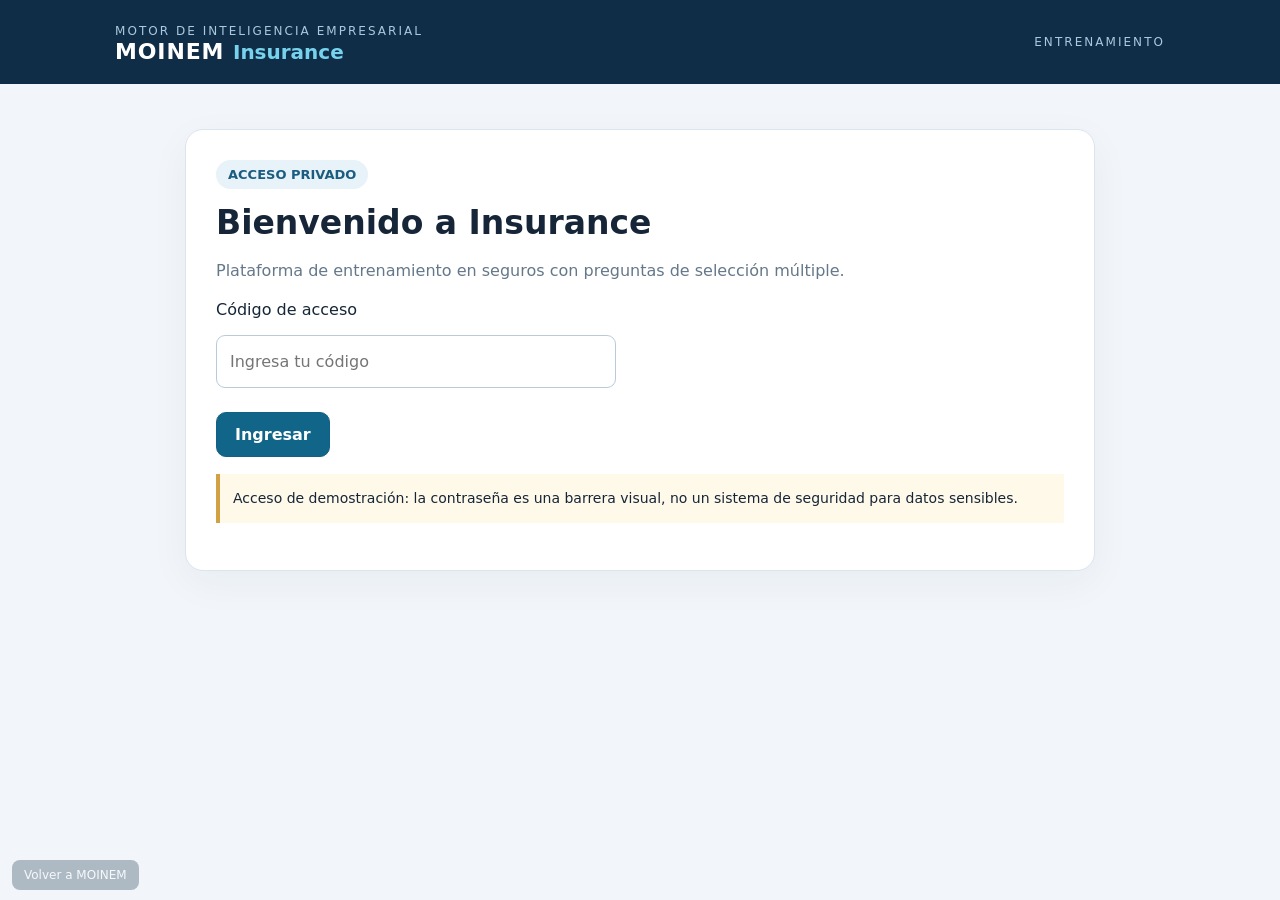
<file: insurance/index.html>
<!doctype html>
<html lang="es"><head><meta charset="utf-8"><meta name="viewport" content="width=device-width,initial-scale=1"><title>MOINEM | Insurance</title>
<style>
:root{font-family:Inter,system-ui,-apple-system,Segoe UI,sans-serif;color:#162638;background:#f2f6fa}*{box-sizing:border-box}body{margin:0}button,input{font:inherit}button{cursor:pointer}button:disabled{cursor:not-allowed;opacity:.5}header{background:#102d48;color:white;padding:20px max(24px,calc((100vw - 1050px)/2));display:flex;align-items:center;justify-content:space-between}header span{font-size:12px;letter-spacing:.17em;color:#a9c9de}header strong{display:block;font-size:22px;letter-spacing:.04em}main{max-width:950px;margin:45px auto;padding:0 20px 80px}.card{background:white;border:1px solid #dbe5ec;border-radius:18px;padding:30px;box-shadow:0 12px 40px #17324c0c}.muted{color:#64788a}.small{font-size:13px}.pill{display:inline-block;background:#e7f2f9;border-radius:25px;padding:7px 12px;color:#1b5d80;font-size:13px;font-weight:700}h1{font-size:33px;margin:14px 0 12px}h2{font-size:23px;margin:4px 0 16px}p{line-height:1.6}.actions{display:flex;flex-wrap:wrap;gap:10px;margin-top:24px}.primary,.secondary{padding:12px 18px;border-radius:10px;border:1px solid #145f87;font-weight:650}.primary{background:#116589;color:white}.secondary{background:white;color:#116589}.options{display:grid;gap:10px;margin-top:22px}.option{width:100%;text-align:left;border:1px solid #d4e0e8;background:#fcfdff;color:#24374a;border-radius:12px;padding:16px}.option:hover{border-color:#2882a8}.option.active{background:#e7f5fc;border:2px solid #16749c}.option.correct{background:#e5f8ec;border-color:#238352}.option.wrong{background:#fff0ec;border-color:#b94433}.grid{display:grid;grid-template-columns:repeat(3,minmax(0,1fr));gap:14px}.tile{border:1px solid #cfdfea;border-radius:13px;padding:22px;background:#f9fbfc;text-align:left;min-height:130px}.tile strong{font-size:19px;display:block;margin-bottom:9px}.tile:disabled{background:#f0f1f2}.progress{height:9px;background:#e9eef1;border-radius:8px;overflow:hidden;margin:18px 0}.progress div{height:100%;background:#1784a7;transition:width .2s}.feedback{padding:17px;border-radius:12px;background:#f0f6fa;margin-top:16px;line-height:1.55}.stat{font-size:42px;font-weight:800;color:#116589}.review{border-top:1px solid #e5edf3;padding:18px 0}.review p{margin:7px 0}.input{width:100%;max-width:400px;padding:13px;border:1px solid #b9cbd9;border-radius:9px}.floating{position:fixed;bottom:10px;left:12px;opacity:.3;background:#102d48;color:white;border:0;border-radius:8px;padding:8px 12px;font-size:12px}.floating:hover,.floating:focus{opacity:1}.warning{border-left:4px solid #d2a143;background:#fff9e9;padding:13px;margin:17px 0;font-size:14px}.hide{display:none!important}@media(max-width:680px){.grid{grid-template-columns:1fr}.card{padding:22px}main{margin:22px auto}h1{font-size:27px}header{padding:18px 20px}}
</style></head><body>
<header><div><span>MOTOR DE INTELIGENCIA EMPRESARIAL</span><strong>MOINEM <span style="letter-spacing:normal;color:#77d3ed;font-size:20px">Insurance</span></strong></div><span>ENTRENAMIENTO</span></header>
<main id="app" aria-live="polite"></main><a class="floating" id="home" href="../index.html" title="Volver a MOINEM" style="text-decoration:none">Volver a MOINEM</a>
<script>
const ORIGINAL=[
['¿Qué es un contrato de seguros de vida?',['Transferir el riesgo a cambio del pago de una prima.','Es un acuerdo entre dos partes por un bien común','Es endosar el riesgo a un tercero','Es un mutuo acuerdo'],0,'El seguro transfiere al asegurador un riesgo definido a cambio de una prima.'],
['¿Se debe informar sobre la existencia de otros seguros vigentes?',['No es necesario','Cuando se requiera','Sí, detallando las condiciones particulares de la póliza y de aceptación del riesgo','Solo si el asegurado así lo estima'],2,'La evaluación de origen exige informar otros seguros vigentes y sus condiciones.'],
['¿Qué es un deducible?',['Monto pactado en la póliza que se descuenta de la indemnización','Monto descontado de las primas pagadas','Monto que paga el asegurador','Monto que nunca se cancela'],0,'El deducible es la parte del siniestro que queda a cargo del asegurado según el contrato.'],
['La eventualidad de un suceso, ¿qué representa?',['El riesgo','El costo','El pago','Un incidente'],0,'El riesgo se relaciona con la posibilidad de que ocurra un evento incierto.'],
['Según la evaluación, ¿qué situación podría justificar que la aseguradora no pague una indemnización?',['Participación del asegurado en actos terroristas','Suicidio después de dos años','Fallecimiento por razones naturales','Muerte por causas externas'],0,'Una exclusión debe constar en la póliza y ajustarse a la normativa. La respuesta corresponde al caso planteado en el material.'],
['¿Qué documento da cuenta de un seguro tomado?',['Certificado de cobertura','La propuesta','Mandato PAC activo','Declaración de salud'],0,'En esta pregunta del material, el certificado de cobertura acredita el seguro tomado.'],
['¿Qué es un endoso a la póliza?',['Una notificación de datos sin efecto contractual','Una nueva póliza','Una modificación escrita de la póliza','Un aviso de domicilio del asegurador'],2,'El endoso documenta modificaciones de las condiciones del contrato.'],
['¿Qué ley modificó la regulación chilena del contrato de seguro?',['Ley 20.667','Ley 19.728','Ley 18.940','Decreto Ley 3.500'],0,'La Ley 20.667 modificó las normas sobre contrato de seguro del Código de Comercio.'],
['Según la evaluación, ¿cuándo se rehabilita una póliza?',['Cuando deja de estar vigente por falta de pago y se regularizan primas pendientes','Cuando caduca por requerimientos médicos','Cuando no se activa la forma de pago','Cuando falta información para la compañía'],0,'La rehabilitación depende de las condiciones pactadas y de la aceptación de la compañía; pagar puede no bastar automáticamente.'],
['¿Qué es la póliza?',['Documento que acredita y contiene las condiciones del seguro','La propuesta firmada por el asegurado','Únicamente una regulación del seguro de vida','Documento solo para uso del asegurador'],0,'La póliza es el documento del contrato de seguro y sus condiciones.'],
['Según la evaluación, ¿cuándo comienza la vigencia de la póliza?',['Cuando se acepta el riesgo y se emite la póliza','Al firmar cualquier documento','Solo al pagar la prima','Cuando el asegurado acepta su propia propuesta'],0,'Es la respuesta del material de origen; en la práctica prevalece la fecha de inicio pactada y las condiciones de cobertura.'],
['Según la evaluación, ¿en cuál situación puede terminarse el contrato?',['Ausencia de interés asegurable o falta de pago de primas','Capital demasiado alto, sin más','Por cualquier deducible','Cuando la compañía lo estime conveniente'],0,'El término del contrato requiere causal contractual o legal; no es discrecional.'],
['¿Es válido celebrar un seguro a distancia?',['Sí, si cumple los requisitos normativos','Solo con firma manuscrita original','Nunca','Solo con firmas escaneadas'],0,'La contratación a distancia puede ser válida si se cumplen las exigencias legales.'],
['Según la tabla de invalidez considerada en la evaluación, ¿qué pérdida corresponde al 100%?',['Ambas manos','Ambos oídos','Una mano o un pie','Un ojo'],0,'Esta respuesta depende de la tabla y cobertura particular de la póliza del ejercicio.'],
['En la cobertura de invalidez accidental del material, ¿cuál es la edad límite indicada?',['Antes de 60 años','Antes de 61 años','Antes de 65 años','Antes de 70 años'],2,'Este límite pertenece al producto evaluado; no es una regla universal de seguros.'],
['En la modalidad A de la cobertura oncológica del ejercicio, ¿dónde debe atenderse el asegurado?',['En cualquier institución extranjera','En las instituciones designadas por la compañía','Donde quiera sin instrucciones','Siempre en un hospital público'],1,'La modalidad A del ejercicio restringe la red de atención conforme a la póliza.'],
['Según la evaluación, ¿cuál es el plazo de retracto señalado tras recibir la póliza de vida?',['10 días','Sin límite','6 meses','No existe retracto'],0,'El material señala 10 días; hay que comprobar la regulación y las condiciones aplicables antes de usarlo como regla general.'],
['En la cobertura de invalidez natural del material, ¿qué edad límite se señala?',['Antes de 60 años','Antes de 61 años','Antes de 65 años','Antes de 70 años'],0,'Este límite corresponde a las condiciones particulares del ejercicio.'],
['¿Quién es el asegurado?',['El contratante necesariamente','El pagador necesariamente','La persona expuesta al riesgo transferido al asegurador','El cónyuge necesariamente'],2,'Asegurado es quien está expuesto al riesgo cubierto. Puede coincidir o no con el contratante.'],
['Según la recomendación comercial del material, ¿qué máximo de capital respecto de la renta se sugiere?',['10 veces la renta','20 veces la renta','30 veces la renta','15 veces la renta'],0,'Es una recomendación del ejercicio, no un máximo legal general.'],
['¿Quién es el contratante?',['Quien soporta necesariamente el riesgo','Quien celebra el seguro y asume las obligaciones del contrato','Siempre el asegurado','Quien recibe la indemnización'],1,'El contratante suscribe el contrato y asume las obligaciones correspondientes.']
];
const DERIVED=[
['¿Cuál es la contraprestación que el contratante paga para obtener cobertura?',['Deducible','Prima','Indemnización','Endoso'],1,'La prima es el precio del seguro.'],
['¿Cuál concepto identifica la suma que el asegurador paga ante un siniestro cubierto?',['Indemnización','Prima','Cotización','Deducible'],0,'La indemnización es la prestación a cargo del asegurador cuando corresponde cobertura.'],
['¿Cuál de estos documentos suele expresar las condiciones del contrato de seguro?',['Póliza','Mandato PAC','Publicidad','Boleta de honorarios'],0,'La póliza recoge las estipulaciones del seguro.'],
['¿Qué documento corresponde usar si se modifican las condiciones de una póliza vigente?',['Endoso','Nueva declaración de renta','Mandato bancario','Factura'],0,'El endoso registra cambios contractuales.'],
['¿Qué diferencia al asegurado del contratante?',['El asegurado soporta el riesgo; el contratante celebra el contrato','Son siempre personas distintas','El asegurado siempre paga la prima','El contratante siempre cobra indemnización'],0,'Los roles pueden coincidir, pero tienen definiciones distintas.'],
['¿Qué significa que dos personas coincidan como asegurado y contratante?',['Que la misma persona celebra el contrato y soporta el riesgo','Que el seguro sea inválido','Que no haya prima','Que no se necesite póliza'],0,'Los roles son compatibles y pueden recaer en una sola persona.'],
['¿Cuál es un ejemplo de un dato que puede ser modificado mediante un endoso?',['Condiciones o datos contractuales','La ley vigente en todo Chile','La existencia de los tribunales','La tasa de IVA nacional'],0,'El endoso modifica aspectos acordados de la póliza.'],
['¿Cuál afirmación describe mejor la contratación a distancia de seguros?',['Puede celebrarse respetando exigencias legales','Nunca tiene validez','No requiere consentimiento','Siempre elimina exclusiones'],0,'La validez no depende de una única modalidad presencial.'],
['¿Cuál es el propósito principal del deducible?',['Definir la parte de pérdida que asume el asegurado','Determinar la edad del beneficiario','Sustituir la prima','Eliminar el riesgo'],0,'La aplicación de un deducible reduce la suma a cargo de la compañía según contrato.'],
['¿Qué entidad supervisa el mercado de seguros en Chile?',['Comisión para el Mercado Financiero','Servicio Electoral','Banco Central Europeo','Ministerio de Vivienda'],0,'La CMF fiscaliza a las entidades aseguradoras en Chile.'],
['¿Cuál de estas afirmaciones sobre exclusiones es correcta?',['Deben revisarse en las condiciones de la póliza','Son idénticas en todos los seguros','Se aplican sin importar el contrato','Las decide el corredor después del siniestro'],0,'Las exclusiones dependen de los términos contractuales y del marco normativo.'],
['¿Una recomendación de capital asegurado equivale necesariamente a un límite legal?',['No; una recomendación comercial no es por sí misma un tope legal','Sí, siempre','Solo si aparece en un folleto','Sí, aunque no exista norma'],0,'Las recomendaciones orientan decisiones, pero no sustituyen los requisitos legales y contractuales.'],
['¿Los límites de edad de coberturas adicionales son iguales en todas las compañías?',['No; dependen de las condiciones de cada producto','Sí, todas las pólizas tienen los mismos','No existen límites de edad','Solo dependen de la prima'],0,'Los límites de edad requieren consultar las condiciones particulares y generales del producto.'],
['¿Qué debe comprobarse para saber cuándo comienza la cobertura real?',['La fecha de vigencia indicada en las condiciones de la póliza','Solo la fecha de publicidad','La fecha de cumpleaños','La fecha de inscripción del corredor'],0,'Los efectos contractuales dependen de las condiciones pactadas y requisitos de vigencia.'],
['¿El pago de una prima vencida rehabilita siempre y automáticamente una póliza caducada?',['No necesariamente; se deben revisar condiciones y aceptación de la compañía','Sí, siempre en cualquier seguro','Solo si se paga en efectivo','Solo si interviene un banco'],0,'La rehabilitación puede requerir condiciones adicionales según la póliza.'],
['¿Qué distingue a un certificado de cobertura de una declaración de salud?',['El primero acredita cobertura; la segunda aporta antecedentes de salud','Ambos son documentos idénticos','La declaración paga indemnizaciones','El certificado reemplaza toda póliza en cualquier caso'],0,'Sus finalidades son diferentes en el proceso de contratación.']
];
const SECOND_SOURCE=[
['Según la evaluación, ¿cómo se define la prima de un seguro?',['La indemnización que paga la compañía','El pago que se realiza por el seguro durante su vigencia','El capital que recibe el beneficiario','La suma del deducible'],1,'La prima es el precio del seguro, que puede pagarse con la periodicidad pactada.'],
['¿Qué diferencia destaca el material entre seguro de vida universal y seguro previsional?',['El universal potencia el ahorro; el previsional se orienta a la pensión','El previsional nunca tiene beneficiarios','El universal no puede acumular ahorro','Ambos son necesariamente idénticos'],0,'Es la comparación que presenta la evaluación; cada modalidad tiene características contractuales propias.'],
['En la pregunta de valores garantizados, ¿cuándo se contempla el pago?',['Siempre al firmar la propuesta','Solo al pagar la primera prima','Al cumplir el plazo pactado o por fallecimiento, según la cobertura','Solo ante una invalidez parcial'],2,'La respuesta corresponde al producto descrito en el material; debe verificarse la póliza específica.'],
['En la cobertura de fallecimiento accidental del material, ¿cuál es el plazo mencionado desde el accidente?',['30 días','60 días','90 días','Sin plazo'],2,'El límite de 90 días pertenece a la cobertura descrita en la evaluación y no es universal.'],
['En el adicional de reembolso médico, ¿qué determina cuánto se reembolsa?',['Lo pactado en las condiciones particulares','El hospital sin consultar la póliza','Siempre el 100 % de cualquier gasto','El domicilio del asegurado'],0,'Los reembolsos están sujetos a límites, exclusiones y condiciones de la cobertura contratada.'],
['¿Quién es el beneficiario en un seguro de vida por fallecimiento?',['Quien firma necesariamente como contratante','Quien paga las primas','Quien tiene derecho a recibir la prestación por fallecimiento','Siempre el asegurado'],2,'El beneficiario es la persona designada o determinada según las reglas del contrato para recibir la prestación.'],
['Según el seguro complementario específico de la evaluación, ¿qué familiares y cargas se pueden incorporar?',['Cónyuge e hijos sin límite de edad','Cónyuge, hijos hasta 14 años o estudiantes solteros hasta 18 años, y cargas legales','Cualquier familiar sin requisitos','Solo los padres del titular'],1,'Esta respuesta reproduce las condiciones del producto del cuestionario; otros seguros pueden incluir dependientes distintos.'],
['¿Qué caracteriza a un seguro de vida temporal?',['Se contrata por un plazo determinado','No tiene período de cobertura','Es siempre un producto de ahorro universal','No contempla fallecimiento'],0,'La cobertura de vida temporal tiene una duración pactada, a diferencia de productos de permanencia más larga.'],
['¿Qué norma se relaciona directamente con el sistema de pensiones chileno en la evaluación?',['Decreto Ley 3.500','Ley 19.728 de seguro de cesantía','Ley 21.122','Código de Aguas'],0,'El Decreto Ley 3.500 establece el sistema de pensiones de capitalización individual en Chile.'],
['¿Cuáles son elementos esenciales del contrato de seguro según el material?',['Riesgo asegurado, prima y obligación condicional de indemnizar','Solo elegir un medio de pago','Solo completar una ficha comercial','Solo contratar una cobertura adicional'],0,'El riesgo, la prima y la prestación condicional del asegurador son elementos esenciales del contrato.'],
['¿Cuál de las siguientes situaciones corresponde a una muerte accidental?',['Fallecimiento a consecuencia directa de un accidente','Muerte por enfermedad terminal','Infarto al miocardio sin accidente','Suicidio'],0,'La muerte accidental se relaciona causalmente con un accidente cubierto, de acuerdo con las definiciones del contrato.'],
['¿Cuál es el propósito central del Ahorro Previsional Voluntario (APV)?',['Mejorar la pensión futura','Cubrir cualquier deuda comercial','Reemplazar automáticamente un seguro de salud','Financiar una indemnización por accidente'],0,'El APV permite complementar el ahorro previsional con miras a mejorar la pensión.']
];
const THIRD_SOURCE=[
['Según el nuevo examen de Vida, ¿qué antecedentes identifica como respaldo de un fallecimiento ante la aseguradora?',['Solo el certificado de matrimonio','Certificados de salud e informes o declaraciones que apoyen la información','Únicamente el mandato PAC','Solo una cotización'],1,'Es la clave textual de la evaluación compartida. Los documentos realmente exigibles dependen de la póliza y del procedimiento de liquidación.'],
['En el cuestionario, ¿qué función atribuye a la cotización previa de un seguro?',['Acreditar por sí sola toda la cobertura','Ser la prueba principal del acuerdo previo en la contratación','Sustituir siempre la póliza emitida','Modificar automáticamente las exclusiones'],1,'La cotización documenta la oferta y antecedentes previos; por sí sola no sustituye necesariamente la póliza ni el consentimiento contractual.'],
['¿Qué es una propuesta de seguros?',['Una oferta escrita para contratar un seguro','El comprobante bancario de una prima','Un formulario de indemnización pagada','La póliza ya emitida'],0,'La evaluación define la propuesta como la oferta escrita para la contratación del seguro.'],
['En el contexto de valores garantizados, ¿qué caracteriza al seguro saldado?',['El contrato queda sin cobertura desde ese día','Se reduce el capital asegurado y puede mantenerse cobertura sin continuar pagando las primas originalmente previstas, según condiciones','Se paga la mitad de las primas y se mantiene siempre todo el capital','Se transforma automáticamente en seguro de salud'],1,'El seguro saldado utiliza valores acumulados para conservar una cobertura reducida, sujeta a las condiciones del producto.'],
['¿Cuáles son ejemplos de riesgos relevantes para coberturas de seguros de personas según la evaluación?',['Solo daños a un edificio','Enfermedad, invalidez, fallecimiento y sobrevivencia','Solo robo de mercancías','Únicamente responsabilidad civil automotriz'],1,'El examen agrupa esos eventos vinculados con la vida y la salud de las personas.'],
['Al responder la declaración de riesgos solicitada por la aseguradora, ¿qué obligación destaca el cuestionario?',['Declarar sinceramente lo solicitado por el asegurador','Responder solo lo que convenga al cliente','Omitir antecedentes importantes no preguntados expresamente aunque la ley exija declararlos','Declarar únicamente si se produce un siniestro'],0,'El examen señala el deber de responder sinceramente a las preguntas del asegurador sobre el riesgo.']
];
const GENERALES=[
['Según la evaluación, ¿qué describe la pérdida total constructiva?',['Cuando el costo de salvataje supera el valor de la materia asegurada y se abandona después del siniestro','Cuando es difícil acceder a la carga','Cuando existe una pérdida total efectiva','Cuando la pérdida parece inminente'],0,'Se trata de una situación en que el rescate o recuperación deja de ser económicamente razonable, conforme a la cláusula aplicable.'],
['En la POL 1 2013 1531 de responsabilidad civil, ¿qué categorías contempla la evaluación?',['Solo lesiones corporales a terceros','Solo daños materiales a terceros','Solo gastos de defensa','Lesiones, daños materiales y gastos de defensa cubiertos'],3,'La respuesta del documento incluye las tres categorías, siempre sujetas a los términos y exclusiones de la póliza.'],
['En el ejemplo de seguro de transporte de la evaluación, ¿a quién corresponde la indemnización?',['Al contratante en todos los casos','Al transportista necesariamente','Al dueño de la carga, aunque no haya contratado directamente','A quien el asegurador elija libremente'],2,'El material identifica al dueño de la carga; para un caso real hay que revisar interés asegurable, asegurado y beneficiario.'],
['En CIF (Cost, Insurance and Freight), ¿qué debe contratar el vendedor hasta el puerto de destino?',['Solo almacenaje inicial','Transporte y seguro de la carga','Solo despacho aduanero del comprador','Ningún servicio después de su bodega'],1,'CIF exige al vendedor contratar y pagar flete y seguro hasta el puerto convenido. El riesgo se transmite al embarcar la mercancía, no al llegar.'],
['Según la POL 1 2013 1531 estudiada, ¿qué tipo de responsabilidad está contemplada?',['Solo incumplimiento de contrato','Responsabilidad extracontractual frente a terceros','Únicamente responsabilidad tributaria','Cualquier deuda comercial'],1,'La evaluación refiere la responsabilidad civil extracontractual.'],
['¿Qué adicional se requiere en el ejemplo de una carga destruida por un acto de guerra durante transporte marítimo?',['Cláusula A sin adicionales','Cláusula B sin adicionales','Cláusula C sin adicionales','Cobertura de transporte con adicional de guerra aplicable'],3,'El material identifica los riesgos de guerra como objeto de cobertura adicional, sujeta a la cláusula correspondiente.'],
['En la pregunta de RC profesional para corredores POL 1 2013 0969, ¿qué combinación señala la evaluación?',['Deducible UF 500 y cobertura de responsabilidad por dependientes','Ausencia de deducible y devolución de indemnizaciones','Devolución obligatoria de todas las indemnizaciones','Cobertura automática de actividades ajenas al corretaje'],0,'Esta combinación reproduce el examen; montos y alcance deben comprobarse en el condicionado vigente de la póliza específica.'],
['En la pregunta sobre quiénes son terceros en una póliza de RC, ¿cuál es la respuesta del material?',['El cónyuge','Todos los empleados','Todos los socios','Ninguna de las categorías anteriores'],3,'La calidad de tercero debe evaluarse según las definiciones y exclusiones de la póliza; la respuesta procede del cuestionario.'],
['En la cláusula chilena de huelga para transporte marítimo estudiada, ¿cuál evento se indica como no cubierto?',['Daños directos causados por huelguistas','Daños directos por personas en disturbios laborales','Pérdidas resultantes de interrupción o detención del trabajo','Daños cubiertos por personas en motines'],2,'El examen distingue daño físico por eventos cubiertos de las pérdidas derivadas de la paralización del trabajo.'],
['Para incluir equipo de contratistas mediante cláusula opcional en TRC, ¿qué solicita la evaluación?',['Detallar equipos y valor asegurado a reposición a nuevo','Asegurar exclusivamente al valor comercial','Informar solo el número total de equipos','No declarar equipos de terceros'],0,'La cláusula opcional exige declaración y valoración de los bienes según su condicionado.'],
['Según la cláusula de tránsito de la POL 120130700 del examen, ¿qué plazo se señala después de descargar en el puerto final?',['60 días','30 días','5 días','48 horas'],0,'El material señala 60 días en ese contexto contractual particular; debe verificarse el texto de la cláusula aplicable.'],
['¿Qué Incoterm corresponde a poner la mercancía a disposición del comprador en las instalaciones del vendedor?',['EXW (Ex Works)','CIF','FAS','FOB'],0,'EXW identifica una entrega en el establecimiento o lugar convenido del vendedor.'],
['En el adicional de carga y descarga descrito en el examen, ¿cuál conjunto de condiciones se presenta?',['Solo manipulación manual','Solo pérdida parcial sin límite','Solo el traslado posterior al destino','Medios mecánicos apropiados, radio especificado y pérdida total del bulto'],3,'La respuesta corresponde a la cláusula específica planteada; no supone que todos los adicionales compartan esas condiciones.'],
['En el adicional de RC patronal del ejercicio, ¿qué siniestro se presenta como cubierto?',['Daños a bienes personales dentro de la obra','Cualquier accidente sin relación laboral','Accidente de trabajador con contrato vigente declarado como accidente del trabajo','Accidente de una persona sin vínculo contractual'],2,'El material exige vínculo laboral y declaración del accidente; verificar siempre la cobertura efectiva.'],
['En la póliza de responsabilidad máxima de transporte terrestre del examen, ¿qué mecanismo se menciona?',['Primera pérdida','Primer riesgo','Cláusula de prorrateo','Ningún mecanismo de ajuste'],2,'Es la respuesta del cuestionario para ese tipo de póliza; las condiciones del seguro determinan el ajuste concreto.'],
['Con la cláusula de equipo de contratistas en TRC, ¿qué equipos quedan amparados en el caso estudiado?',['Cualquier equipo presente sin declararlo','Equipos de contratistas declarados y valorizados individualmente','Solo equipos que no tienen ningún otro seguro','Todos los equipos móviles sin importar propiedad'],1,'La evaluación exige declaración y valoración individual de los equipos de contratistas.'],
['En el ejemplo de productos lácteos dañados por el bamboleo de un camión, ¿qué conclusión entrega la evaluación?',['Indemnizar toda pérdida parcial','Cubrir solo los envases','No tiene cobertura bajo la póliza planteada','Pagar siempre si se presenta factura'],2,'La conclusión corresponde a la cobertura descrita en el material; un caso real exige revisar las cláusulas y hechos.'],
['¿Cuál es la definición más completa de seguro de transporte?',['Solo cubre accidentes del vehículo','Solo se refiere a transporte marítimo','Transfiere determinados riesgos del traslado de la carga a cambio de una prima','Asegura automáticamente cualquier daño'],2,'El seguro de transporte cubre riesgos definidos para bienes durante su traslado, según los términos contratados.'],
['Según el examen, ¿qué mercancías suelen requerir especial análisis o exclusión en transporte?',['Solo troncos','Solo animales vivos','Solo harina de pescado','Troncos, carga viva y harina de pescado'],3,'La asegurabilidad depende de la compañía, la carga, la ruta y el condicionado: no son exclusiones universales.'],
['En el adicional de actos terroristas CAD 120130846 del ejercicio, ¿qué otros eventos se indican como no cubiertos?',['Motines, desorden popular y pérdidas por huelgas','Solo riesgos climáticos','Todo daño por incendio, sin excepción','Todos los accidentes de tránsito'],0,'Es la clasificación de exclusiones usada por la evaluación, dependiente del texto específico del adicional.'],
['En la POL 1 2013 0694 de naves pesqueras, ¿qué riesgo figura como excluido en la evaluación?',['Riesgos del mar','Incendio y explosión','Daños por huelguistas, lock-out o disturbios laborales','Toda navegación por ríos'],2,'La evaluación identifica eventos de huelga y disturbios como exclusión del condicionado consultado.']
];
const GENERALES_I=[
['Según CAD 1 2013 0525 de inhabitabilidad, ¿qué gasto cubre el supuesto estudiado?',['El arriendo que paga el asegurado por quedar inhabitable su residencia habitual a causa de un siniestro cubierto','Cualquier estadía turística','El arriendo de cualquier inmueble comercial','Todos los gastos de remodelación'],0,'El adicional del examen contempla el arriendo de alojamiento sustituto cuando la vivienda habitual asegurada queda inhabitable por siniestro cubierto.'],
['Un edificio asegurado a primera pérdida por UF 2.000 sufre un daño cubierto de UF 1.000. ¿Cuál indemnización corresponde en el ejercicio, sin considerar deducibles?',['UF 500 por infraseguro','UF 1.000 de pérdida determinada','UF 2.000 por monto asegurado','Ninguna indemnización'],1,'En el caso presentado, la modalidad a primera pérdida permite indemnizar la pérdida determinada dentro del límite contratado.'],
['Una tienda sufre un asalto con amenazas a la cajera y robo de efectivo. En la POL 1 2013 0173, ¿qué necesita para la cobertura según el material?',['Solo la cobertura básica de robo con fuerza','Únicamente que exista denuncia policial','Adicional de violencia en las personas y dinero expresamente comprendido en la materia asegurada','Solo inventario de mercancías'],2,'El examen distingue el robo con violencia del robo con fuerza y exige que el efectivo esté expresamente asegurado.'],
['¿Qué cubre CAD 1 2013 0534 por viento, inundación y desbordamiento según el examen?',['Todo daño por cualquier causa, incluido sismo','Únicamente filtraciones menores','Daños por fenómenos naturales definidos, excluidos los originados por sismo','Solo daños por incendio directo'],2,'La respuesta de la evaluación excluye el sismo como origen de estos eventos bajo la cláusula consultada.'],
['Si un sismo desencadena un deslizamiento que daña un edificio con adicional de avalanchas y aluvión, ¿qué señala el ejercicio?',['El adicional cubre cualquier deslizamiento','El daño originado por sismo queda excluido del adicional descrito','La póliza cubre únicamente el terreno','Siempre se paga sin examinar exclusiones'],1,'La póliza y adicional del caso excluyen daños cuyo origen sea un sismo.'],
['En la póliza de vehículos POL 1 2013 0083, ¿qué se entiende por valor comercial?',['La suma asegurada original','El precio declarado cuando se compró','La tasación fiscal anual','El valor del vehículo al momento del siniestro en la misma plaza y condiciones'],3,'El valor comercial se refiere al valor del vehículo al producirse el siniestro, considerando mercado y condiciones.'],
['En POL 1 2013 0083, ¿qué supuestos califican como pérdida total en la evaluación?',['Destrucción completa o costo de reparación que supera tres cuartas partes del valor','Cualquier reparación mayor al 30 %','Todo robo que se denuncia','Únicamente destrucción por incendio'],0,'El material identifica destrucción total y reparación superior a las tres cuartas partes del valor del vehículo.'],
['Una automotora asegura edificio y contenidos contra incendio y mantiene aparte una póliza de cristales. Si el fuego rompe los vidrios, ¿qué indica el ejercicio?',['La póliza de cristales paga automáticamente todo','El incendio cubierto se indemniza por la póliza de incendio, incluida la afectación de cristales del caso','Ninguna compañía cubre los cristales','Siempre se aplica concurrencia de ambas pólizas'],1,'La evaluación sitúa el daño a cristales dentro del siniestro de incendio cubierto y no en la cobertura específica de cristales.'],
['Según POL 1 2013 0161 del examen, ¿cuándo debe comunicarse un siniestro de incendio?',['Siempre dentro de 24 horas exactas','Solo después de la denuncia a Carabineros','Tan pronto como sea posible tras conocer el hecho, por los medios previstos en la póliza','Al final del año calendario'],2,'La respuesta reproducida de la evaluación exige aviso tan pronto sea posible y conforme a la cláusula de comunicaciones.'],
['¿Qué se considera accesorio de un vehículo en POL 1 2013 0083?',['Solo neumáticos y espejos de serie','Un objeto instalado y fijo, no indispensable para el desplazamiento normal del vehículo','Cualquier objeto suelto en el maletero','Todo equipo necesario para el motor'],1,'El examen define accesorio como un elemento fijo no imprescindible para desplazar normalmente el vehículo.'],
['¿Cuál es el supuesto cubierto por el adicional de colapso de edificio CAD 1 2013 0518 en la evaluación?',['Colapso de origen sísmico en cualquier caso','Cualquier defecto de construcción','Hundimiento por falla de apoyos originada en excavaciones, hundimiento o derrumbes de terreno','Solo daño por incendio'],2,'Se trata de la causa de colapso específicamente indicada en la cláusula del ejercicio.'],
['¿Qué plazo de denuncia menciona el examen para la póliza de cristales POL 1 2013 0175?',['48 horas desde el siniestro o tan pronto sea posible en las circunstancias indicadas','30 días hábiles','Siempre 10 días','Solo cuando finalice la reparación'],0,'El examen señala un plazo de 48 horas o la alternativa de aviso tan pronto sea posible según su redacción. Debe comprobarse el condicionado aplicable.'],
['En POL 1 2013 0173, ¿cuál de estos actos constituye robo con fuerza según las hipótesis del examen?',['Apropiación mediante sorpresa sin fuerza','Escalamiento, empleo de llaves sustraídas o acceso por medios engañosos descritos','Extravío accidental de bienes','Incumplimiento de contrato'],1,'La evaluación distingue las modalidades señaladas del hurto por sorpresa.'],
['Según el ejemplo de RC automotriz, ¿en qué casos puede indemnizarse al tercero?',['Cuando el asegurado negocia libremente sin intervención del asegurador','Solo si el tercero viaja en el vehículo','Cuando existe sentencia firme o acuerdo transaccional de la compañía en representación del asegurado','En cualquier reclamo verbal'],2,'El cuestionario señala sentencia firme o acuerdo gestionado por la aseguradora conforme a la póliza.'],
['En la RC de POL 1 2013 0083, ¿qué perjuicios de terceros contempla el ejercicio cuando están contratadas las coberturas?',['Daño emergente, daño moral y lucro cesante','Solo costo del combustible','Únicamente daños al vehículo del asegurado','Todo perjuicio contractual ajeno al accidente'],0,'La cobertura extracontractual del ejercicio comprende esos perjuicios en la medida en que estén contratados.'],
['Según el examen, ¿cuáles son las coberturas generales agrupadas en POL 1 2013 0083?',['Solo daños por actos maliciosos','Daños al vehículo asegurado y responsabilidad civil en los términos contratados','Solo defensa penal','Únicamente pérdida de beneficios del taller'],1,'La respuesta original selecciona los bloques de daños al vehículo y responsabilidad civil; adicionales y extensiones se evalúan por separado.'],
['Para asegurar mercaderías a la intemperie y efectivo en caja fuerte bajo robo con fuerza, ¿qué recomienda el examen?',['Considerarlos automáticamente dentro del contenido genérico','Excluir necesariamente todo efectivo','Declarar expresamente mercaderías exteriores y monto de dinero en la caja fuerte','Asegurar únicamente la mercancía interior'],2,'La ubicación de mercaderías exteriores y el efectivo deben especificarse en el riesgo asegurado del caso.'],
['En el seguro de perjuicios por paralización, ¿qué conceptos identifica la evaluación?',['Solo utilidad no operacional','Utilidad operacional perdida, gastos permanentes improductivos y gastos adicionales para reducir la pérdida','Toda pérdida bursátil del propietario','Únicamente el valor de la maquinaria'],1,'El examen incluye utilidad operacional no percibida, gastos permanentes y gastos adicionales destinados a mantener la actividad.']
];
const DATA=[...ORIGINAL.map((q,i)=>({id:`V-O${String(i+1).padStart(2,'0')}`,q:q[0],a:q[1],correct:q[2],why:q[3],origin:'original'})),...DERIVED.map((q,i)=>({id:`V-D${String(i+1).padStart(2,'0')}`,q:q[0],a:q[1],correct:q[2],why:q[3],origin:'derivada'})),...SECOND_SOURCE.map((q,i)=>({id:`V-S${String(i+1).padStart(2,'0')}`,q:q[0],a:q[1],correct:q[2],why:q[3],origin:'segundo documento'})),...THIRD_SOURCE.map((q,i)=>({id:`V-T${String(i+1).padStart(2,'0')}`,q:q[0],a:q[1],correct:q[2],why:q[3],origin:'Prueba de Vida (1)'}))];
const GENERALES_III=[
['En la cláusula de tránsito de transporte terrestre de carga restringida nacional del examen, ¿cuánto puede permanecer cubierta la carga sobre el camión una vez finalizado el viaje?',['30 días','60 días','48 horas','5 días'],2,'El material señala 48 horas. Es un plazo específico de la cláusula descrita, no de todos los seguros de transporte.'],
['Según la evaluación, ¿en qué momento comienza la aventura asegurada en el transporte terrestre de carga?',['Cuando la carga se levanta del piso de la bodega','Cuando la carga se coloca sobre la cubierta del camión','Cuando se firma la factura','Cuando el destinatario recibe el vehículo'],1,'El ejemplo utiliza como hito inicial la colocación de la carga sobre el camión; otras pólizas pueden definirlo de manera distinta.'],
['¿Cómo describe el examen la modalidad de transporte terrestre con responsabilidad máxima?',['Una póliza anual del transportista que identifica vehículos y límites de carga por vehículo','Un seguro de un solo viaje contratado por un productor','Una cobertura automática de cualquier cliente de logística','Un seguro exclusivamente marítimo'],0,'La modalidad del ejercicio considera vehículo declarado, monto máximo por vehículo y vigencia anual.'],
['En la cláusula C de transporte marítimo estudiada, ¿cuáles son exclusiones mencionadas?',['Solo daños originados por tormenta','Conducta dolosa del asegurado, merma o desgaste normales y vicio propio de las mercancías','Solo demora de documentos','Ningún tipo de pérdida por vicio propio'],1,'El documento incluye esas tres exclusiones; el alcance concreto corresponde a la cláusula de transporte aplicable.'],
['En Todo Riesgo Construcción POL 120130089, ¿qué finalidad tiene el adicional CAD 120130852 de bienes existentes?',['Asegurar solo herramientas portátiles','Cubrir edificaciones preexistentes en el lugar donde comienza la construcción','Cubrir únicamente vehículos de transporte','Sustituir la responsabilidad civil del contratista'],1,'El examen refiere bienes, como edificios existentes, que pueden resultar afectados durante una nueva obra o remodelación.'],
['En un seguro terrestre de carga del dueño, ¿qué hecho no determina por sí solo una exclusión según el caso del examen?',['Conducta dolosa del asegurado','Daño por vicio propio de la carga','Incumplimiento de una señal Pare por el conductor','Pérdida atribuible a demora'],2,'El cuestionario considera que la infracción a la señal Pare, por sí sola, no determina el rechazo de ese caso; deben revisarse condiciones y circunstancias reales.'],
['En una póliza de construcción, ¿cuándo se indemnizan honorarios de arquitectos, ingenieros o consultores incluidos en la suma asegurada?',['Siempre que se solicite una reunión con el municipio','Cuando se requieren para reparar o reponer bienes asegurados dañados por un riesgo cubierto','Únicamente para impugnar el rechazo del siniestro','Para elaborar publicidad de la obra'],1,'El material los relaciona con trabajos profesionales necesarios para reparar o reponer bienes dañados por peligros asegurados.'],
['En el adicional de bienes existentes de Todo Riesgo Construcción, ¿cómo se establece el monto indemnizable según la evaluación?',['Sin límite alguno','Por un máximo consignado en las condiciones particulares','Siempre por el valor total de toda la manzana','Solo por el presupuesto de obra nueva'],1,'Se trata de un límite máximo previsto en las condiciones particulares de la póliza.'],
['¿Qué describe mejor la avería gruesa en transporte marítimo según el ejercicio?',['Solo el costo del combustible','Un sacrificio deliberado ante peligro común, cuyos costos se reparten proporcionalmente entre los intereses participantes','Cualquier pérdida por desgaste natural','Todo daño a un contenedor sin importar la causa'],1,'La avería gruesa comprende sacrificios o gastos extraordinarios para seguridad común, con contribución de los intereses involucrados conforme a las reglas aplicables.'],
['Según el examen de cascos de naves pesqueras, ¿cuándo se cubren determinados aparejos de pesca?',['En toda pérdida parcial por mal tiempo','Ante incendio, rayo o robo violento de terceros, o pérdida total de aparejos por pérdida total asegurada de la nave','Siempre que se extravíen sin causa conocida','Cuando el capitán los reemplace por desgaste'],1,'Es la combinación señalada en la evaluación para aparejos; su cobertura se define por el condicionado de cascos correspondiente.'],
['¿Qué es un contenedor reefer?',['Un contenedor refrigerado para carga que necesita temperatura controlada','Una plataforma abierta para maquinaria pesada','Un contenedor exclusivamente para carga seca sin ventilación','Un bastidor sin paredes para madera larga'],0,'Los contenedores reefer integran refrigeración y control térmico para mercancías sensibles a la temperatura.']
];
const GENERAL_DATA=[...GENERALES.map((q,i)=>({id:`G-O${String(i+1).padStart(2,'0')}`,q:q[0],a:q[1],correct:q[2],why:q[3],origin:'evaluación Generales II'})),...GENERALES_I.map((q,i)=>({id:`G-I${String(i+1).padStart(2,'0')}`,q:q[0],a:q[1],correct:q[2],why:q[3],origin:'evaluación Generales I'})),...GENERALES_III.map((q,i)=>({id:`G-III${String(i+1).padStart(2,'0')}`,q:q[0],a:q[1],correct:q[2],why:q[3],origin:'Evaluación Parcial Módulo III'}))];
const LEGISLACION=[
['Según el artículo 512 del Código de Comercio, ¿qué puede constituir el objeto de un seguro de responsabilidad civil empresarial?',['Solo bienes físicos identificados','El patrimonio como un todo','Exclusivamente la vida del gerente','Únicamente inmuebles'],1,'El artículo 512 permite asegurar diversos riesgos, incluido el patrimonio en su conjunto.'],
['¿Qué caracteriza al contrato de seguro según el artículo 512?',['El asegurador recibe el riesgo a cambio de una prima y asume la prestación pactada si ocurre el evento cubierto','Solo se paga una prima, sin transferir riesgo','Se aplica necesariamente a seguros sociales y accidentes del trabajo','Siempre exige escritura pública'],0,'Existe transferencia de riesgos por una prima, con obligación condicional de indemnizar o satisfacer la prestación convenida.'],
['Según el artículo 537, ¿qué condición requiere la terminación anticipada por el asegurador?',['Ninguna; puede terminar libremente por correo','Pacto contractual y causas que la justifiquen','Únicamente una llamada telefónica','Que ya se haya pagado un siniestro'],1,'La terminación anticipada unilateral del asegurador debe haberse pactado y estar fundada en las causas que la justifican.'],
['¿Cuándo produce efecto la terminación anticipada comunicada por el asegurador en el supuesto del artículo 537?',['Al momento de enviar la comunicación','Al vencer 30 días desde el envío de la comunicación','Al vencer 48 horas','Solo al fin del año siguiente'],1,'La regla estudiada contempla treinta días desde el envío de la comunicación, sin perjuicio de reglas especiales.'],
['¿Qué regla de prescripción especial protege al beneficiario de un seguro de vida?',['Un año desde la contratación','Cuatro años desde que conoce su derecho, con límite de diez años desde el siniestro','Siempre diez años desde la emisión de la póliza','No existe prescripción'],1,'El artículo 541 contiene una regla especial para el beneficiario de un seguro de vida, con un límite máximo.'],
['Según el artículo 528, ¿qué efecto puede tener la falta de pago de una prima tras la comunicación legal?',['El contrato siempre sigue vigente sin pagos','Terminación al vencer quince días desde el envío de la comunicación','Terminación automática un año después','Pago obligatorio de todo el valor asegurado'],1,'El ejercicio reproduce el plazo del artículo 528 y el cese de responsabilidad por siniestros posteriores a la terminación.'],
['¿Cómo se perfecciona, por regla general, un contrato de seguro?',['Por el solo consentimiento de las partes','Solo con la primera cuota pagada','Únicamente con escritura pública','Solo después de emitir la póliza'],0,'El artículo 515 establece el carácter consensual del contrato de seguro.'],
['Un siniestro comienza durante la vigencia del seguro y continúa tras su vencimiento. ¿Qué establece el artículo 532?',['No existe cobertura desde el primer minuto posterior al vencimiento','El asegurador responde por la integridad del daño de ese siniestro','Es obligatorio contratar otra póliza retroactiva','El asegurador responde solo por la mitad'],1,'Cuando el siniestro empieza durante la vigencia y continúa después, el asegurador responde por el importe íntegro según la norma.'],
['Respecto de modificaciones en seguros colectivos, ¿qué exige el artículo 517?',['Que sean secretas hasta que exista un siniestro','Que se informen a través del tomador y rijan según las reglas de renovación; las no informadas son inoponibles','Que rijan siempre retroactivamente','Que no se comuniquen a los asegurados'],1,'La evaluación destaca notificación, oportunidad de vigencia y protección frente a modificaciones no informadas.'],
['Cuando una aseguradora indemniza y ejerce los derechos contra el tercero responsable, ¿qué figura aplica?',['Subrogación','Dejación','Retracto','Cesión de prima'],0,'Conforme al artículo 534, el pago permite al asegurador subrogarse en derechos y acciones del asegurado dentro de sus límites.'],
['¿Cuál es la regla general de prescripción para acciones nacidas del contrato de seguro?',['Un año desde la firma','Cuatro años desde que la obligación se hace exigible','Diez años desde el pago de prima','Veinte años desde la contratación'],1,'El artículo 541 fija el plazo general en cuatro años contados desde la exigibilidad de la obligación.'],
['¿Cómo se resuelven por regla general las controversias de un contrato de seguro y qué alternativa existe para siniestros inferiores a 10.000 UF?',['Solo ante tribunal extranjero','Mediante árbitro arbitrador, con opción del asegurado de recurrir a la justicia ordinaria en el supuesto legal','Solo ante notario','Siempre por mediación administrativa obligatoria'],1,'El artículo 543 considera arbitraje y permite una opción judicial en casos bajo el umbral legal indicado.'],
['En un seguro a distancia que cumple los requisitos del artículo 538, ¿cuándo puede ejercer retracto el contratante?',['Dentro de 10 días desde recibir la póliza','Solo dentro de 24 horas del pago','Hasta un año después del siniestro','Nunca existe retracto'],0,'El plazo especial de retracto es de diez días desde que recibe la póliza, en los supuestos previstos por ley.'],
['Según el artículo 514, ¿qué debe contener una propuesta de seguro?',['Solo el precio y la firma','Cobertura y antecedentes del riesgo, junto con información sobre riesgos cubiertos y exclusiones','La promesa de pagar todos los daños posibles','Únicamente identificación del corredor'],1,'La propuesta debe aportar información sobre cobertura, riesgo y exclusiones; no reemplaza por sí misma la póliza.'],
['En un seguro por cuenta ajena, ¿qué puede exigir la aseguradora al tomador que pretende cobrar la indemnización?',['Nada en ningún caso','Acreditar consentimiento, mandato, obligación o interés legal según corresponda','Que contrate otra póliza','Que renuncie a la indemnización'],1,'El artículo 516 establece condiciones para el cobro por el tomador en seguros por cuenta ajena.'],
['¿Qué consecuencia legal contempla la declaración sustancialmente falsa formulada a sabiendas al contratar un seguro?',['La nulidad del contrato','Solo aumento de la prima en un uno por ciento','Ninguna consecuencia','La obligación de pagar doble indemnización'],0,'Según el artículo 539, la declaración deliberadamente falsa y sustancial puede producir nulidad.'],
['En los seguros de daños de una persona jurídica con prima anual superior a 200 UF, ¿qué particularidad permite el artículo 542 bajo sus requisitos?',['Excluir toda regulación del seguro','Una excepción al carácter imperativo de ciertas normas del contrato de seguro','Modificar la póliza unilateralmente sin límites','Impedir cualquier reclamación'],1,'El artículo 542 contempla excepciones específicas al carácter imperativo para ciertos seguros que cumplen requisitos legales.'],
['Después de subrogarse, ¿puede la aseguradora privar al asegurado de reclamar la parte de sus daños no indemnizada?',['Sí, siempre','No; el asegurado conserva sus derechos por montos no indemnizados','Solo si la prima supera 200 UF','Sí, incluso contra cualquier familiar sin excepción'],1,'El artículo 534 limita la subrogación y preserva los derechos del asegurado respecto de perjuicios no indemnizados.']
];
const LEGISLACION_NUEVAS=[
['¿Puede contratarse un seguro por cuenta de un tercero sin su conocimiento o autorización previa?',['No, siempre requiere presencia personal','Sí, el artículo 516 contempla esa posibilidad','Solo si el tercero es menor de edad','Únicamente por escritura pública'],1,'El artículo 516 permite celebrar un seguro por cuenta ajena incluso sin conocimiento o autorización del tercero, con las condiciones legales aplicables.'],
['En el seguro colectivo, ¿qué documentación debe recibir cada asegurado?',['Una póliza individual adicional obligatoria','Copia de la póliza o, al menos, certificado de cobertura','Solo publicidad del producto','Únicamente una boleta de pago'],1,'El artículo 517 contempla cobertura mediante una póliza colectiva y la entrega de copia o certificado de cobertura.'],
['Tras recibir una notificación de modificación del seguro colectivo, ¿en qué plazo puede renunciar el asegurado según el artículo 517?',['Cinco días','Diez días','Treinta días','Un año'],1,'La evaluación identifica diez días desde la notificación de modificación para ejercer la renuncia.'],
['¿Cuándo debe informarse una agravación sustancial del riesgo ocurrida después de contratar el seguro?',['Nunca hay obligación de informar','En los cinco días siguientes al conocimiento, en el supuesto legal descrito','Solo al ocurrir el siniestro','Después de renovar dos veces'],1,'El artículo 526 contiene obligaciones de comunicar agravaciones sustanciales y establece supuestos y plazos específicos.'],
['¿Se aplica sin excepciones el régimen de agravación del riesgo del artículo 526 a todos los seguros de personas?',['Sí, no existe ninguna excepción','No, la normativa contempla excepciones para seguros de personas','Solo a seguros de vida temporal','Únicamente a seguros de invalidez'],1,'La respuesta del cuestionario indica excepciones en el tratamiento de agravación del riesgo en seguros de personas.'],
['Respecto de un siniestro declarado, ¿qué establece el artículo 531 sobre la prueba de cobertura?',['El asegurador jamás puede cuestionar la causa del daño','Se presume que el siniestro ocurrió por un hecho que hace responsable al asegurador, pero este puede acreditar lo contrario','El asegurado pierde siempre su derecho al declarar','Solo se cubre si no existen testigos'],1,'El artículo 531 contiene una presunción favorable a la cobertura y permite al asegurador probar una causa no cubierta.'],
['Si varias causas concurren a producir un siniestro y alguna corresponde a un riesgo cubierto, ¿qué indica el artículo 533?',['Solo se indemniza cuando todas las causas están cubiertas','Se responde si entre las causas concurrentes existe un riesgo cubierto, según las condiciones legales','Nunca se indemnizan siniestros con múltiples causas','El asegurado siempre debe pagar el daño íntegro'],1,'La evaluación destaca la regla de causas concurrentes del artículo 533.'],
['Además de pagar la prima y declarar el riesgo, ¿qué deber de cuidado tiene el asegurado respecto de la cosa asegurada?',['Ninguno en ningún caso','Emplear el cuidado y celo de un buen padre de familia','Delegar todo cuidado al corredor','Modificar unilateralmente la póliza'],1,'El artículo 524 incluye obligaciones de conservación y cuidado de la materia asegurada.'],
['Si una póliza establece que el asegurado asume siempre los primeros $500.000 de cada siniestro, ¿qué representa ese monto?',['Deducible','Sobreseguro','Dejación','Prima devengada'],0,'Es la parte de la pérdida que queda a cargo del asegurado, según lo pactado.'],
['Sobre el devengo de la prima, ¿qué señala la evaluación del artículo 527?',['Se gana únicamente al finalizar la póliza','El asegurador gana la prima desde que comienza a correr el riesgo, devengándose proporcionalmente al tiempo en coberturas a plazo','La prima nunca puede expresarse en algo distinto de dinero','No se devenga si no existe siniestro'],1,'El artículo 527 regula el devengo de la prima; en contratos por tiempo determinado se considera la proporción del período transcurrido.'],
['Si una persona contrata directamente un seguro sin corredor, ¿qué deber del asegurador destaca el artículo 529?',['No proporcionar ninguna información','Prestar asesoría y asistencia durante vigencia, modificaciones, renovación y siniestro','Responder por riesgos expresamente excluidos','Indemnizar cualquier daño sin revisar el contrato'],1,'El artículo 529 establece deberes de asesoría y asistencia para contratación directa, además de la obligación de cubrir los riesgos pactados.'],
['¿Qué diferencia establece el artículo 513 entre asegurado, beneficiario y contratante?',['Deben ser siempre la misma persona','El asegurado soporta el riesgo, el beneficiario puede tener derecho a la prestación y el contratante celebra el contrato','El beneficiario siempre paga la prima','El contratante es necesariamente el único expuesto al riesgo'],1,'El Código distingue los tres roles, que pueden o no coincidir en una misma persona.']
];
const LEGISLACION_DATA=[...LEGISLACION.map((q,i)=>({id:`L-O${String(i+1).padStart(2,'0')}`,q:q[0],a:q[1],correct:q[2],why:q[3],origin:'evaluación Legislación I · Código de Comercio'})),...LEGISLACION_NUEVAS.map((q,i)=>({id:`L-N${String(i+1).padStart(2,'0')}`,q:q[0],a:q[1],correct:q[2],why:q[3],origin:'Evaluación Parcial Módulo I · segundo archivo'}))];
const app=document.getElementById('app');let state={page:'access',subject:'Vida',mode:'practice',questions:[],index:0,answers:{},revealed:{}};const esc=s=>String(s).replace(/[&<>"']/g,c=>({'&':'&amp;','<':'&lt;','>':'&gt;','"':'&quot;',"'":'&#39;'}[c]));const shuffle=a=>a.slice().sort(()=>Math.random()-.5);const btn=(text,act,kind='primary')=>`<button class="${kind}" data-act="${act}">${text}</button>`;
function render(){let p=state.page;if(p==='access'){app.innerHTML=`<section class="card"><span class="pill">ACCESO PRIVADO</span><h1>Bienvenido a Insurance</h1><p class="muted">Plataforma de entrenamiento en seguros con preguntas de selección múltiple.</p><label for="code">Código de acceso</label><p><input class="input" id="code" type="password" autocomplete="off" placeholder="Ingresa tu código"></p><p class="small" id="error" style="color:#b93838"></p><div class="actions">${btn('Ingresar','login')}</div><p class="warning">Acceso de demostración: la contraseña es una barrera visual, no un sistema de seguridad para datos sensibles.</p></section>`;return}
if(p==='subject'){app.innerHTML=`<section class="card"><span class="pill">MOINEM INSURANCE</span><h1>¿Qué materia quieres estudiar?</h1><div class="grid"><button class="tile" data-act="chooseLegislacion"><strong>Legislación</strong><span class="muted">${LEGISLACION_DATA.length} preguntas disponibles</span></button><button class="tile" data-act="chooseGenerales"><strong>Generales</strong><span class="muted">${GENERAL_DATA.length} preguntas disponibles</span></button><button class="tile" data-act="chooseVida"><strong>Vida</strong><span class="muted">${DATA.length} preguntas disponibles</span></button></div><p class="small muted">Legislación: ${LEGISLACION_DATA.length} · Generales: ${GENERAL_DATA.length} · Vida: ${DATA.length} preguntas.</p></section>`;return}
if(p==='mode'){const bank=state.subject==='Vida'?DATA:state.subject==='Generales'?GENERAL_DATA:LEGISLACION_DATA;app.innerHTML=`<section class="card"><span class="pill">MÓDULO ${esc(state.subject.toUpperCase())}</span><h1>Elige tu modalidad</h1><div class="grid" style="grid-template-columns:repeat(2,minmax(0,1fr))"><button class="tile" data-act="practice"><strong>Modo Práctica</strong><span class="muted">Comprueba la respuesta y lee su explicación después de contestar.</span></button><button class="tile" data-act="exam"><strong>Modo Examen</strong><span class="muted">La corrección aparecerá solamente al terminar.</span></button></div><p class="warning">${bank.length<30?`Este banco contiene ${bank.length} preguntas y se mostrarán todas, sin repetir. Cuando lleguemos a 30 o más, se seleccionarán 30 al azar.`:`Se seleccionan 30 preguntas sin repetición de un banco de ${bank.length}.`} Las afirmaciones dependientes de una póliza se presentan según el material original, no como reglas universales.</p><div class="actions">${btn('Volver','subjects','secondary')}</div></section>`;return}
if(p==='quiz'){const q=state.questions[state.index],v=state.answers[q.id],has=v!==undefined,rev=!!state.revealed[q.id];app.innerHTML=`<section class="card"><span class="pill">${esc(state.subject.toUpperCase())} · ${state.mode==='practice'?'PRÁCTICA':'EXAMEN'}</span><p class="muted small">Pregunta ${state.index+1} de ${state.questions.length} · ${esc(q.origin)}</p><div class="progress"><div style="width:${(state.index+1)/state.questions.length*100}%"></div></div><h2>${esc(q.q)}</h2><div class="options">${q.options.map((o,i)=>`<button class="option ${has&&v===i?'active':''} ${rev&&i===q.correct?'correct':''} ${rev&&v===i&&i!==q.correct?'wrong':''}" data-answer="${i}" ${has?'disabled':''}>${'ABCD'[i]}. ${esc(o)}</button>`).join('')}</div>${rev?`<div class="feedback"><strong>${v===q.correct?'✓ ¡Correcto!':'Respuesta incorrecta'}</strong><p>Respuesta: <strong>${esc(q.options[q.correct])}</strong></p><p>${esc(q.why)}</p></div>`:''}<div class="actions">${state.mode==='practice'&&has&&!rev?btn('Ver respuesta','reveal','secondary'):''}${state.index>0?btn('Volver a la anterior','prev','secondary'):''}${state.index<state.questions.length-1?btn('Siguiente','next'):btn('Finalizar y ver resultados','finish')}${btn('Volver a modalidades','backMode','secondary')}</div><p class="small muted">Puedes retroceder y revisar preguntas ya contestadas. Las respuestas quedan fijadas al seleccionar una alternativa. Si sales a modalidades, el intento actual terminará.</p></section>`;return}
if(p==='results'){let total=state.questions.length,ok=state.questions.filter(q=>state.answers[q.id]===q.correct).length,answered=Object.keys(state.answers).length;app.innerHTML=`<section class="card"><span class="pill">RESULTADOS · ${state.mode==='practice'?'PRÁCTICA':'EXAMEN'}</span><h1>Resultado de tu evaluación</h1><div class="stat">${Math.round(ok/total*100)}%</div><p><strong>${ok}</strong> correctas · <strong>${total-ok}</strong> incorrectas o sin responder · <strong>${answered}</strong> respondidas · <strong>${total}</strong> preguntas</p><div class="actions">${btn('Nuevo intento','restart')}${btn('Cambiar modalidad','mode','secondary')}${btn('Revisar respuestas','review','secondary')}</div></section>`;return}
if(p==='review'){app.innerHTML=`<section class="card"><span class="pill">REVISIÓN</span><h1>Respuestas y explicaciones</h1>${state.questions.map((q,i)=>{const v=state.answers[q.id];return `<div class="review"><strong>${i+1}. ${esc(q.q)}</strong><p class="small">Tu respuesta: ${v===undefined?'Sin responder':esc(q.options[v])} · <b style="color:${v===q.correct?'#20814b':'#b34337'}">${v===q.correct?'Correcta':'Incorrecta'}</b></p><p class="small">Respuesta correcta: <b>${esc(q.options[q.correct])}</b></p><p class="muted small">${esc(q.why)}</p></div>`}).join('')}<div class="actions">${btn('Volver a resultados','results')}${btn('Nuevo intento','restart','secondary')}</div></section>`}}
function start(mode){state.mode=mode;const bank=state.subject==='Vida'?DATA:state.subject==='Generales'?GENERAL_DATA:LEGISLACION_DATA;let picked=shuffle(bank).slice(0,Math.min(30,bank.length));state.questions=picked.map(q=>{let order=shuffle([0,1,2,3]);return {...q,options:order.map(i=>q.a[i]),correct:order.indexOf(q.correct)}});state.index=0;state.answers={};state.revealed={};state.page='quiz';render()}
document.addEventListener('click',e=>{const a=e.target.closest('[data-act]'),answer=e.target.closest('[data-answer]');if(answer){let q=state.questions[state.index];if(state.answers[q.id]===undefined){state.answers[q.id]=Number(answer.dataset.answer);render()}return}if(!a)return;switch(a.dataset.act){case 'login':if(document.getElementById('code').value.trim()==='Pablo Moraga'){state.page='subject';render()}else document.getElementById('error').textContent='Código incorrecto';break;case 'chooseVida':state.subject='Vida';state.page='mode';render();break;case 'chooseGenerales':state.subject='Generales';state.page='mode';render();break;case 'chooseLegislacion':state.subject='Legislación';state.page='mode';render();break;case 'subjects':state.page='subject';render();break;case 'practice':start('practice');break;case 'exam':start('exam');break;case 'reveal':state.revealed[state.questions[state.index].id]=true;render();break;case 'prev':state.index--;render();break;case 'next':state.index++;render();break;case 'backMode':if(confirm('¿Salir del intento actual? Las respuestas de esta sesión se perderán.')){state.page='mode';render()}break;case 'finish':state.page='results';render();break;case 'review':state.page='review';render();break;case 'results':state.page='results';render();break;case 'restart':start(state.mode);break;case 'mode':state.page='mode';render();break}});render();
</script></body></html>
</file>
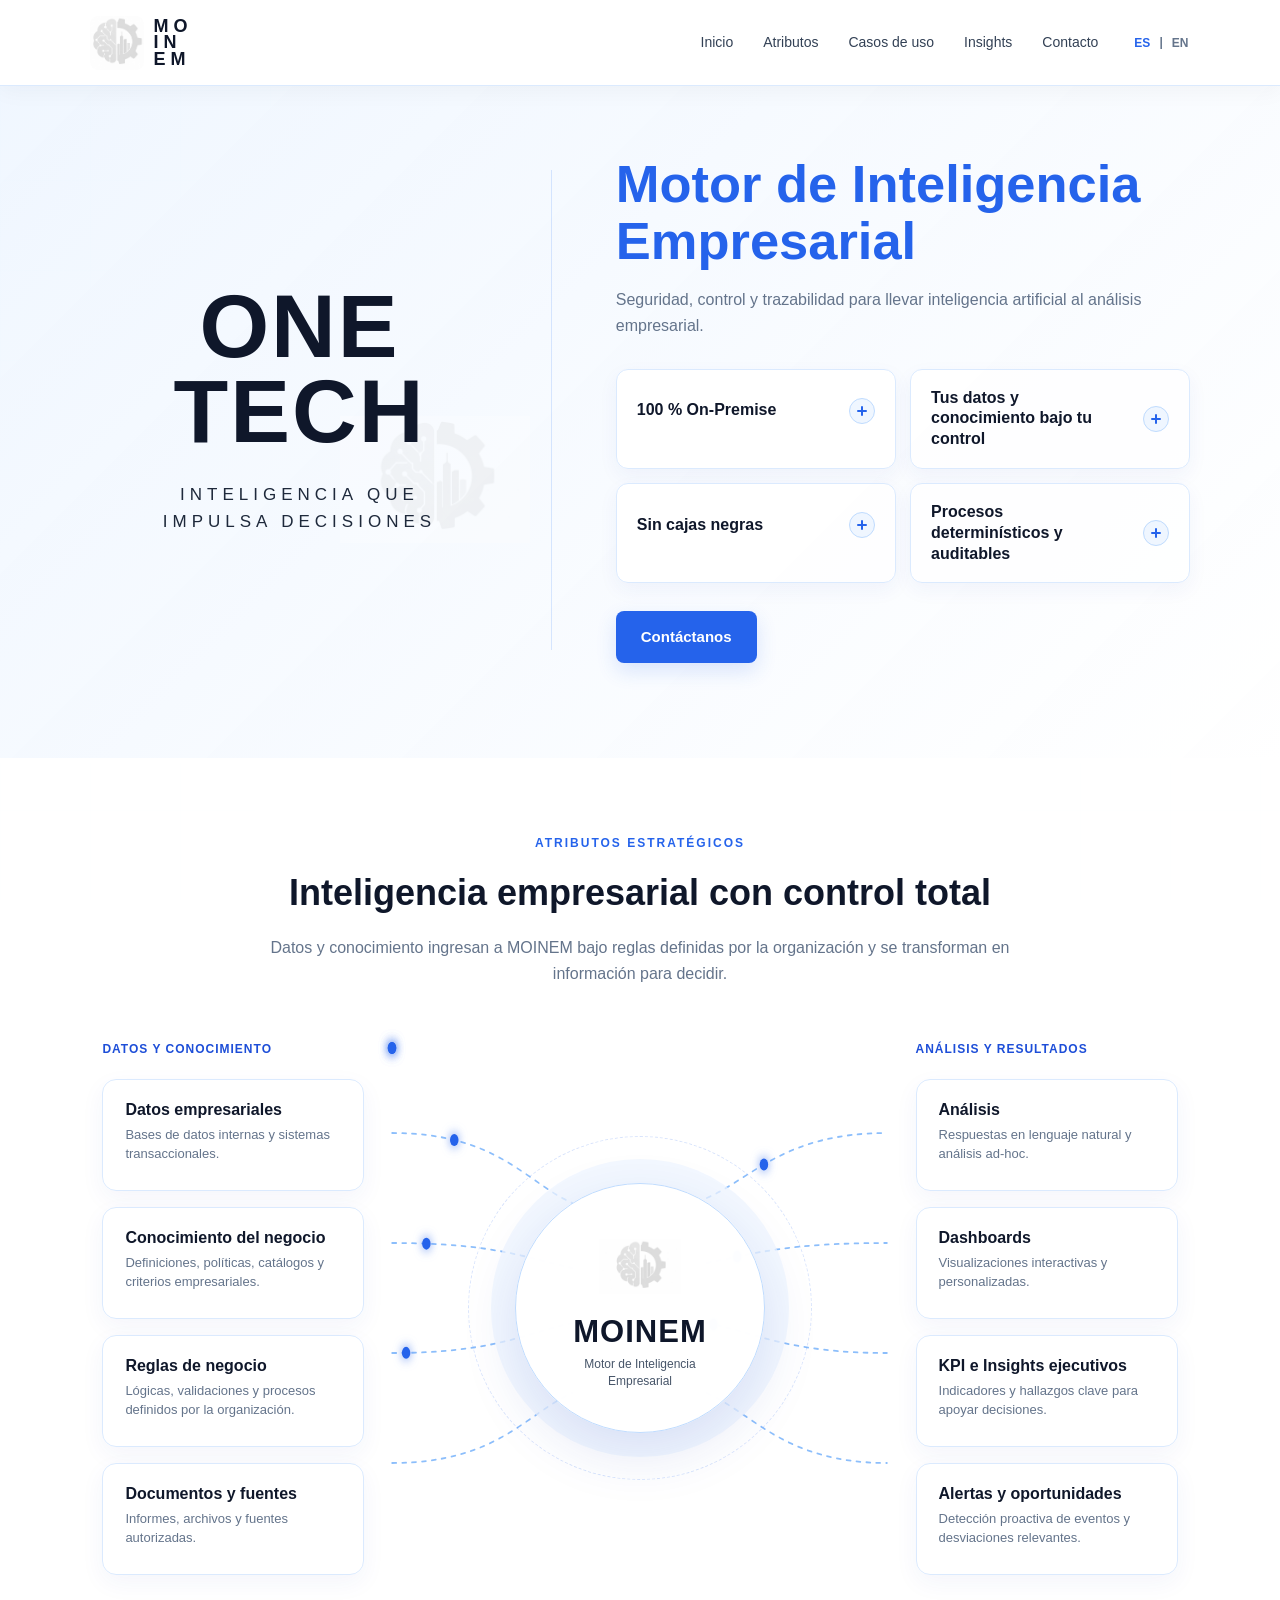
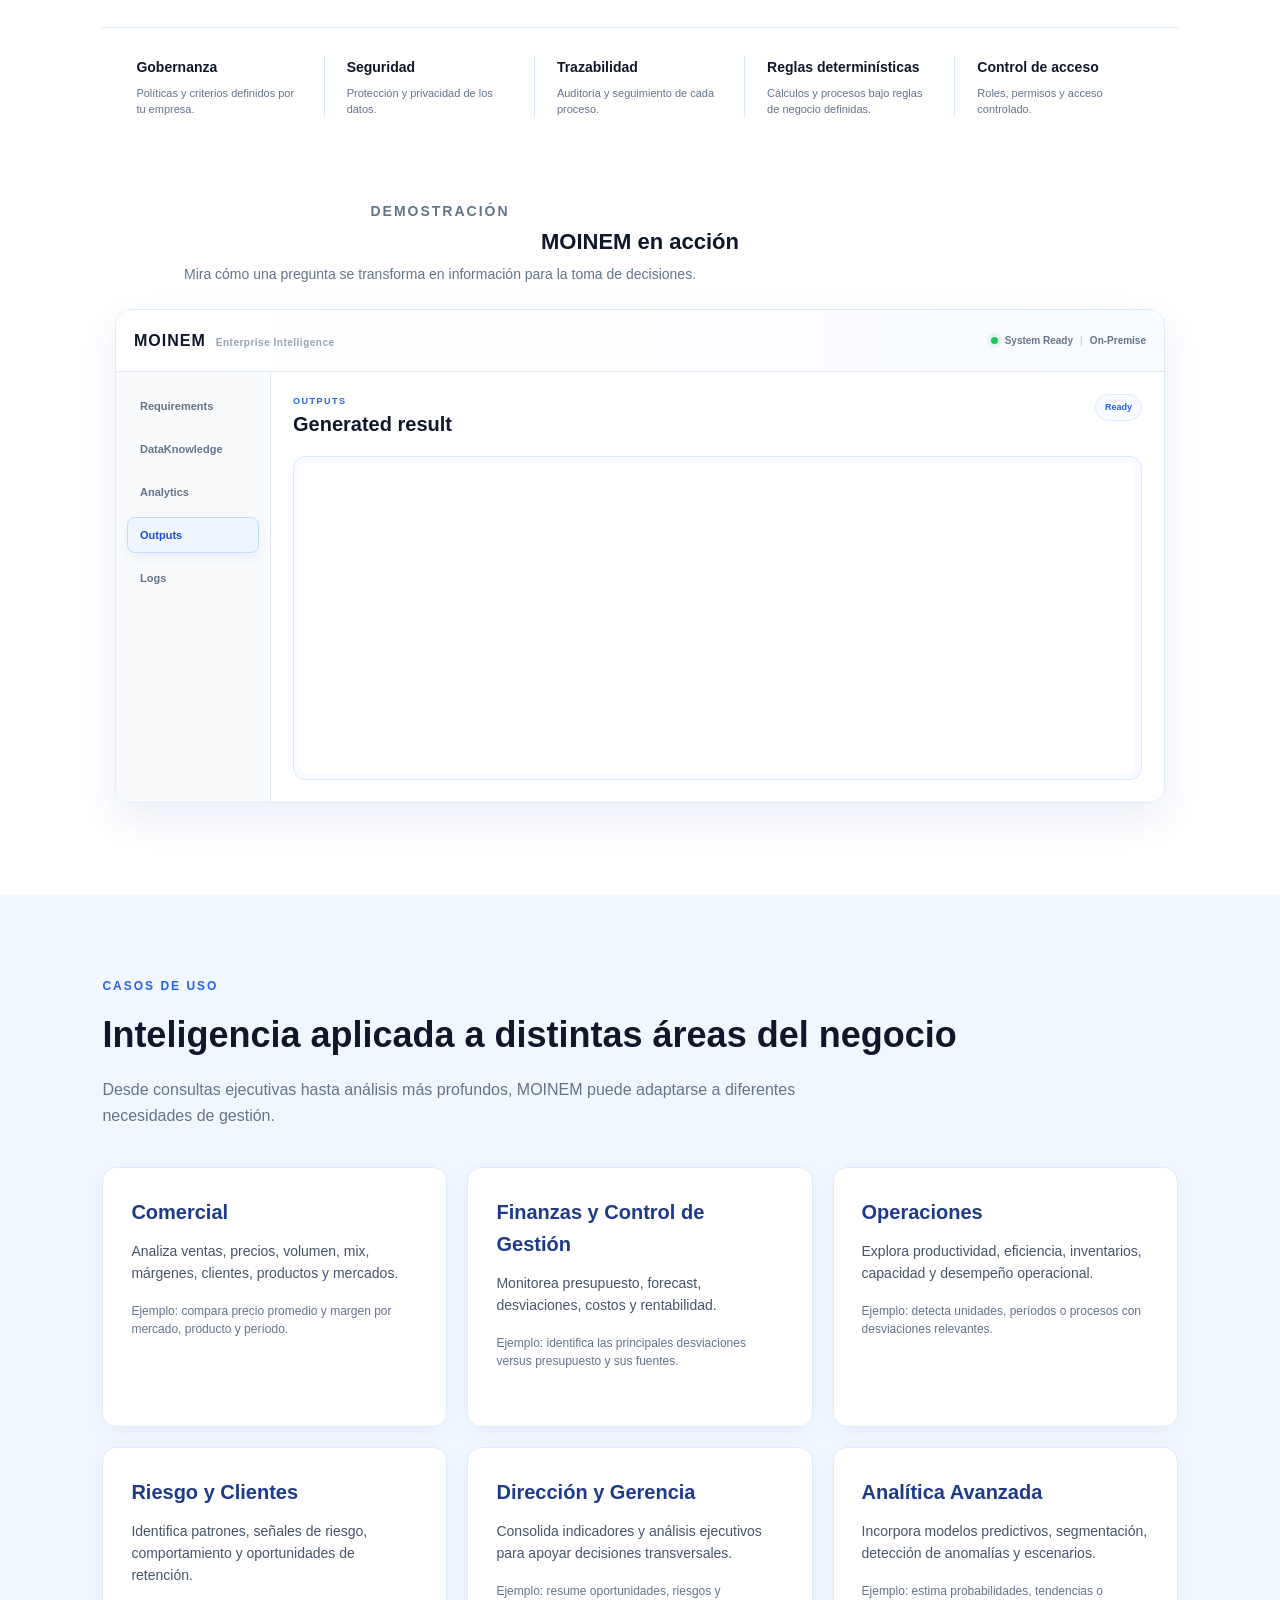
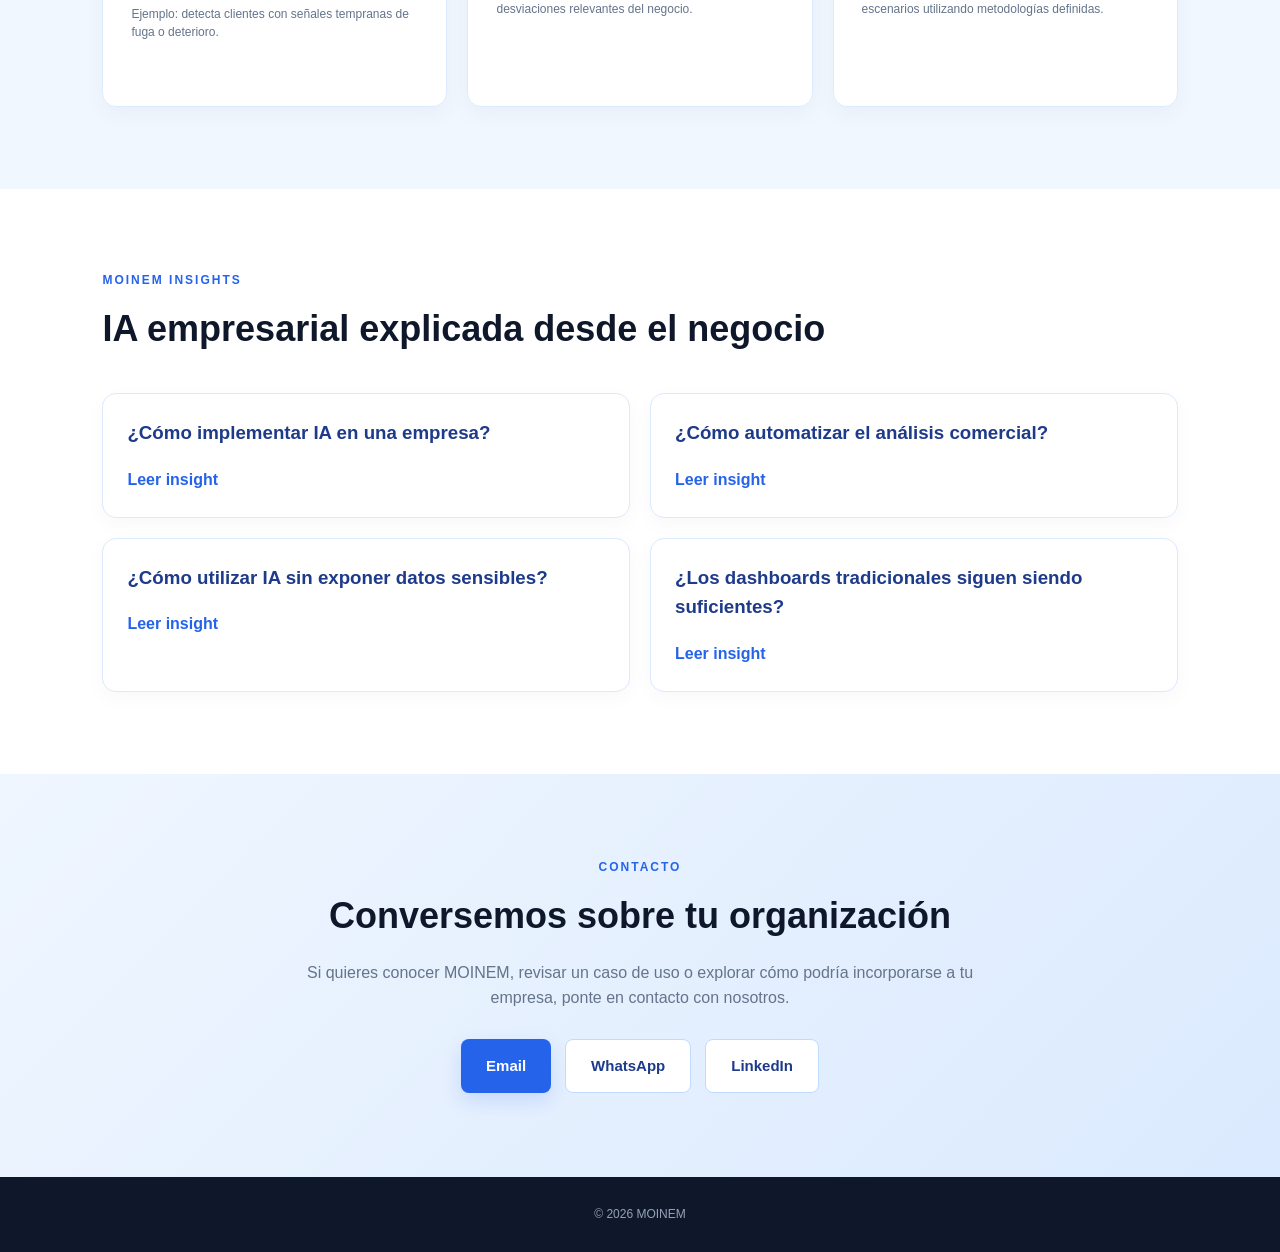
<file: MOINEM/index.html>
<!DOCTYPE html>
<html lang="es">

<head>
    <meta charset="UTF-8">
    <meta name="viewport" content="width=device-width, initial-scale=1.0">

    <title>MOINEM - Motor de Inteligencia Empresarial</title>

    <link rel="stylesheet" href="css/styles.css">
</head>

<body>

<!-- =========================
     HEADER
========================= -->

<header class="site-header">

    <a class="brand"
       href="#inicio"
       aria-label="Ir al inicio de MOINEM">

        <img
            src="imagenes/logo/moinem_logo_light3.jpg"
            alt="MOINEM"
            class="brand-icon"
        >

        <span class="brand-stack" aria-hidden="true">
            <span>MO</span>
            <span>IN</span>
            <span>EM</span>
        </span>

    </a>

    <nav class="main-nav" aria-label="Navegación principal">
        <a href="#inicio">Inicio</a>
        <a href="#atributos">Atributos</a>
        <a href="#casos-uso">Casos de uso</a>
        <a href="#insights">Insights</a>
        <a href="#contacto">Contacto</a>
    </nav>

    <div class="language-selector" aria-label="Selector de idioma">

        <button class="language active"
                type="button"
                title="Español">ES</button>

        <span>|</span>

        <button class="language"
                type="button"
                title="English">EN</button>

    </div>

</header>


<main>

<!-- =========================
     HERO
========================= -->

<section id="inicio" class="hero">

    <div class="hero-brand">

        <h1>ONE TECH</h1>

        <p class="hero-slogan">
            INTELIGENCIA QUE<br>
            IMPULSA DECISIONES
        </p>

    </div>

    <div class="hero-content">

        <h2>
            <span>Motor de Inteligencia</span>
            <br>
            <span>Empresarial</span>
        </h2>

        <p class="hero-intro">
            Seguridad, control y trazabilidad para llevar
            inteligencia artificial al análisis empresarial.
        </p>

        <div class="value-accordion">

            <details class="value-item">

                <summary>
                    <span>100 % On-Premise</span>
                    <span class="accordion-symbol" aria-hidden="true"></span>
                </summary>

                <div class="value-detail">
                    Instalado 100 % dentro de la infraestructura
                    de tu organización.
                </div>

            </details>

            <details class="value-item">

                <summary>
                    <span>Tus datos y conocimiento bajo tu control</span>
                    <span class="accordion-symbol" aria-hidden="true"></span>
                </summary>

                <div class="value-detail">
                    Tu información estratégica permanece dentro de
                    tu organización, sin compartir datos sensibles
                    con servicios externos.
                </div>

            </details>

            <details class="value-item">

                <summary>
                    <span>Sin cajas negras</span>
                    <span class="accordion-symbol" aria-hidden="true"></span>
                </summary>

                <div class="value-detail">
                    Conoce y controla cómo se ejecutan los procesos,
                    reglas y cálculos utilizados por el sistema.
                </div>

            </details>

            <details class="value-item">

                <summary>
                    <span>Procesos determinísticos y auditables</span>
                    <span class="accordion-symbol" aria-hidden="true"></span>
                </summary>

                <div class="value-detail">
                    Tu empresa define cómo calcular KPI, métricas
                    y reglas de negocio, con resultados consistentes,
                    trazables y auditables.
                </div>

            </details>

        </div>

        <a class="primary-cta" href="#contacto">
            Contáctanos
        </a>

    </div>

</section>


<!-- =========================
     ATRIBUTOS ESTRATEGICOS + DEMOSTRACION
========================= -->

<section id="atributos"
         class="content-section strategic-section">

    <div class="strategic-header centered">

        <p class="section-eyebrow">
            ATRIBUTOS ESTRATÉGICOS
        </p>

        <h2>
            Inteligencia empresarial con control total
        </h2>

        <p class="section-lead">
            Datos y conocimiento ingresan a MOINEM bajo reglas definidas
            por la organización y se transforman en información para decidir.
        </p>

    </div>

    <div class="strategic-flow">

        <!-- ENTRADAS -->
        <div class="flow-column flow-inputs">

            <p class="flow-column-title">
                DATOS Y CONOCIMIENTO
            </p>

            <article class="flow-card">
                <h3>Datos empresariales</h3>
                <p>
                    Bases de datos internas y sistemas transaccionales.
                </p>
            </article>

            <article class="flow-card">
                <h3>Conocimiento del negocio</h3>
                <p>
                    Definiciones, políticas, catálogos y criterios empresariales.
                </p>
            </article>

            <article class="flow-card">
                <h3>Reglas de negocio</h3>
                <p>
                    Lógicas, validaciones y procesos definidos por la organización.
                </p>
            </article>

            <article class="flow-card">
                <h3>Documentos y fuentes</h3>
                <p>
                    Informes, archivos y fuentes autorizadas.
                </p>
            </article>

        </div>


        <!-- NUCLEO CENTRAL -->
        <div class="moinem-core-area">

            <svg class="flow-lines"
                 viewBox="0 0 700 520"
                 preserveAspectRatio="none"
                 aria-hidden="true">

                <!-- Entradas: las líneas terminan antes del núcleo -->
                <path id="in1" d="M0,85 C150,85 190,135 255,155" />
                <path id="in2" d="M0,195 C145,195 190,210 255,220" />
                <path id="in3" d="M0,305 C145,305 190,285 255,275" />
                <path id="in4" d="M0,415 C150,415 190,365 255,345" />

                <!-- Salidas: las líneas comienzan después del núcleo -->
                <path id="out1" d="M445,150 C510,130 555,85 700,85" />
                <path id="out2" d="M445,215 C515,205 560,195 700,195" />
                <path id="out3" d="M445,275 C515,285 560,305 700,305" />
                <path id="out4" d="M445,345 C510,365 555,415 700,415" />

                <!-- Puntos animados: nunca atraviesan el área central -->
                <circle class="moving-dot dot-1" r="6">
                    <animateMotion dur="4.8s" repeatCount="indefinite">
                        <mpath href="#in1"/>
                    </animateMotion>
                </circle>

                <circle class="moving-dot dot-2" r="6">
                    <animateMotion dur="5.2s" begin="0.6s" repeatCount="indefinite">
                        <mpath href="#in2"/>
                    </animateMotion>
                </circle>

                <circle class="moving-dot dot-3" r="6">
                    <animateMotion dur="5s" begin="1.2s" repeatCount="indefinite">
                        <mpath href="#in3"/>
                    </animateMotion>
                </circle>

                <circle class="moving-dot dot-4" r="6">
                    <animateMotion dur="5.4s" begin="1.8s" repeatCount="indefinite">
                        <mpath href="#in4"/>
                    </animateMotion>
                </circle>

                <circle class="moving-dot dot-5" r="6">
                    <animateMotion dur="4.8s" repeatCount="indefinite">
                        <mpath href="#out1"/>
                    </animateMotion>
                </circle>

                <circle class="moving-dot dot-6" r="6">
                    <animateMotion dur="5.2s" begin="0.7s" repeatCount="indefinite">
                        <mpath href="#out2"/>
                    </animateMotion>
                </circle>

                <circle class="moving-dot dot-7" r="6">
                    <animateMotion dur="5s" begin="1.4s" repeatCount="indefinite">
                        <mpath href="#out3"/>
                    </animateMotion>
                </circle>

                <circle class="moving-dot dot-8" r="6">
                    <animateMotion dur="5.4s" begin="2s" repeatCount="indefinite">
                        <mpath href="#out4"/>
                    </animateMotion>
                </circle>

            </svg>

            <div class="moinem-core">

                <img
                    src="imagenes/logo/moinem_logo_light3.jpg"
                    alt="Logo MOINEM"
                    class="moinem-core-logo"
                >

                <strong>MOINEM</strong>

                <span>
                    Motor de Inteligencia
                    <br>
                    Empresarial
                </span>

            </div>

        </div>


        <!-- SALIDAS -->
        <div class="flow-column flow-outputs">

            <p class="flow-column-title">
                ANÁLISIS Y RESULTADOS
            </p>

            <article class="flow-card">
                <h3>Análisis</h3>
                <p>
                    Respuestas en lenguaje natural y análisis ad-hoc.
                </p>
            </article>

            <article class="flow-card">
                <h3>Dashboards</h3>
                <p>
                    Visualizaciones interactivas y personalizadas.
                </p>
            </article>

            <article class="flow-card">
                <h3>KPI e Insights ejecutivos</h3>
                <p>
                    Indicadores y hallazgos clave para apoyar decisiones.
                </p>
            </article>

            <article class="flow-card">
                <h3>Alertas y oportunidades</h3>
                <p>
                    Detección proactiva de eventos y desviaciones relevantes.
                </p>
            </article>

        </div>

    </div>


    <!-- BASE DE CONTROL -->
    <div class="control-layer">

        <article>
            <h3>Gobernanza</h3>
            <p>Políticas y criterios definidos por tu empresa.</p>
        </article>

        <article>
            <h3>Seguridad</h3>
            <p>Protección y privacidad de los datos.</p>
        </article>

        <article>
            <h3>Trazabilidad</h3>
            <p>Auditoría y seguimiento de cada proceso.</p>
        </article>

        <article>
            <h3>Reglas determinísticas</h3>
            <p>Cálculos y procesos bajo reglas de negocio definidas.</p>
        </article>

        <article>
            <h3>Control de acceso</h3>
            <p>Roles, permisos y acceso controlado.</p>
        </article>

    </div>


    <!-- DEMOSTRACION -->
    <div class="demo-video-area strategic-demo">

        <div class="demo-video-title centered">

            <p class="section-eyebrow">
                DEMOSTRACIÓN
            </p>

            <h3>
                MOINEM en acción
            </h3>

            <p>
                Mira cómo una pregunta se transforma
                en información para la toma de decisiones.
            </p>

        </div>

        <div class="moinem-platform">

            <div class="platform-topbar">

                <div class="platform-brand">

                    <span class="platform-brand-name">
                        MOINEM
                    </span>

                    <span class="platform-brand-subtitle">
                        Enterprise Intelligence
                    </span>

                </div>

                <div class="platform-status">

                    <span class="status-dot"></span>

                    <span>System Ready</span>

                    <span class="status-separator">|</span>

                    <span>On-Premise</span>

                </div>

            </div>

            <div class="platform-body">

                <aside class="platform-sidebar">

                    <button class="platform-nav-button"
                            type="button"
                            data-panel="requirements">
                        Requirements
                    </button>

                    <button class="platform-nav-button"
                            type="button"
                            data-panel="dataknowledge">
                        DataKnowledge
                    </button>

                    <button class="platform-nav-button"
                            type="button"
                            data-panel="analytics">
                        Analytics
                    </button>

                    <button class="platform-nav-button active"
                            type="button"
                            data-panel="outputs">
                        Outputs
                    </button>

                    <button class="platform-nav-button"
                            type="button"
                            data-panel="logs">
                        Logs
                    </button>

                </aside>

                <div class="platform-content">

                    <section class="platform-panel"
                             id="panel-requirements">

                        <div class="platform-panel-header">

                            <div>
                                <span class="platform-kicker">
                                    REQUIREMENTS
                                </span>

                                <h4>
                                    Ask MOINEM
                                </h4>
                            </div>

                            <span class="platform-badge">
                                Natural Language
                            </span>

                        </div>

                        <div class="platform-question">

                            <span class="question-label">
                                Business question
                            </span>

                            <p>
                                Compara el precio promedio de Chile
                                vs Brasil por trimestre.
                            </p>

                            <button class="platform-run-button"
                                    type="button">
                                Run Analysis
                            </button>

                        </div>

                        <div class="requirements-grid">

                            <div class="mini-card">
                                <span>Metric</span>
                                <strong>Average Price</strong>
                            </div>

                            <div class="mini-card">
                                <span>Markets</span>
                                <strong>CL / BR</strong>
                            </div>

                            <div class="mini-card">
                                <span>Period</span>
                                <strong>Quarter</strong>
                            </div>

                        </div>

                    </section>


                    <section class="platform-panel"
                             id="panel-dataknowledge">

                        <div class="platform-panel-header">

                            <div>
                                <span class="platform-kicker">
                                    DATAKNOWLEDGE
                                </span>

                                <h4>
                                    Business knowledge
                                </h4>
                            </div>

                            <span class="platform-badge">
                                Validated
                            </span>

                        </div>

                        <div class="knowledge-table">

                            <div>
                                <span>Dataset</span>
                                <strong>commercial_data.xlsx</strong>
                            </div>

                            <div>
                                <span>Dimensions</span>
                                <strong>Market · Product · Month</strong>
                            </div>

                            <div>
                                <span>Metrics</span>
                                <strong>Sales · Volume · Cost</strong>
                            </div>

                            <div>
                                <span>Business rule</span>
                                <strong>Average price = Sales / Volume</strong>
                            </div>

                        </div>

                    </section>


                    <section class="platform-panel"
                             id="panel-analytics">

                        <div class="platform-panel-header">

                            <div>
                                <span class="platform-kicker">
                                    ANALYTICS
                                </span>

                                <h4>
                                    Analytical execution
                                </h4>
                            </div>

                            <span class="platform-badge">
                                Deterministic
                            </span>

                        </div>

                        <div class="analytics-steps">

                            <div class="analytics-step">
                                <span class="step-check">✓</span>
                                <div>
                                    <strong>Request interpreted</strong>
                                    <small>
                                        Metric, markets and period identified
                                    </small>
                                </div>
                            </div>

                            <div class="analytics-step">
                                <span class="step-check">✓</span>
                                <div>
                                    <strong>Business rules validated</strong>
                                    <small>
                                        DataKnowledge definition applied
                                    </small>
                                </div>
                            </div>

                            <div class="analytics-step">
                                <span class="step-check">✓</span>
                                <div>
                                    <strong>Analytical process executed</strong>
                                    <small>
                                        Comparison and aggregation completed
                                    </small>
                                </div>
                            </div>

                        </div>

                    </section>


                    <section class="platform-panel active"
                             id="panel-outputs">

                        <div class="platform-panel-header">

                            <div>
                                <span class="platform-kicker">
                                    OUTPUTS
                                </span>

                                <h4>
                                    Generated result
                                </h4>
                            </div>

                            <span class="platform-badge">
                                Ready
                            </span>

                        </div>

                        <div class="platform-video-frame">

                            <video
                                autoplay
                                muted
                                loop
                                playsinline>

                                <source
                                    src="videos/demo_moinem.mp4"
                                    type="video/mp4">

                                Tu navegador no admite
                                la reproducción de video.

                            </video>

                        </div>

                    </section>


                    <section class="platform-panel"
                             id="panel-logs">

                        <div class="platform-panel-header">

                            <div>
                                <span class="platform-kicker">
                                    LOGS
                                </span>

                                <h4>
                                    Execution trace
                                </h4>
                            </div>

                            <span class="platform-badge">
                                Auditable
                            </span>

                        </div>

                        <div class="logs-box">

                            <p>
                                <span>10:21:04</span>
                                Request received
                            </p>

                            <p>
                                <span>10:21:05</span>
                                Intent validated
                            </p>

                            <p>
                                <span>10:21:05</span>
                                DataKnowledge loaded
                            </p>

                            <p>
                                <span>10:21:06</span>
                                Analytical pipeline executed
                            </p>

                            <p>
                                <span>10:21:07</span>
                                Output generated successfully
                            </p>

                        </div>

                    </section>

                </div>

            </div>

        </div>

    </div>

</section>


<!-- =========================
     CASOS DE USO
========================= -->

<section id="casos-uso"
         class="content-section soft-section">

    <p class="section-eyebrow">
        CASOS DE USO
    </p>

    <h2>
        Inteligencia aplicada a distintas áreas del negocio
    </h2>

    <p class="section-lead use-cases-lead">
        Desde consultas ejecutivas hasta análisis más profundos,
        MOINEM puede adaptarse a diferentes necesidades de gestión.
    </p>

    <div class="use-cases-grid">

        <article class="use-case-card">

            <h3>Comercial</h3>

            <p>
                Analiza ventas, precios, volumen, mix,
                márgenes, clientes, productos y mercados.
            </p>

            <small>
                Ejemplo: compara precio promedio y margen
                por mercado, producto y período.
            </small>

        </article>


        <article class="use-case-card">

            <h3>Finanzas y Control de Gestión</h3>

            <p>
                Monitorea presupuesto, forecast, desviaciones,
                costos y rentabilidad.
            </p>

            <small>
                Ejemplo: identifica las principales desviaciones
                versus presupuesto y sus fuentes.
            </small>

        </article>


        <article class="use-case-card">

            <h3>Operaciones</h3>

            <p>
                Explora productividad, eficiencia,
                inventarios, capacidad y desempeño operacional.
            </p>

            <small>
                Ejemplo: detecta unidades, períodos o procesos
                con desviaciones relevantes.
            </small>

        </article>


        <article class="use-case-card">

            <h3>Riesgo y Clientes</h3>

            <p>
                Identifica patrones, señales de riesgo,
                comportamiento y oportunidades de retención.
            </p>

            <small>
                Ejemplo: detecta clientes con señales
                tempranas de fuga o deterioro.
            </small>

        </article>


        <article class="use-case-card">

            <h3>Dirección y Gerencia</h3>

            <p>
                Consolida indicadores y análisis ejecutivos
                para apoyar decisiones transversales.
            </p>

            <small>
                Ejemplo: resume oportunidades, riesgos
                y desviaciones relevantes del negocio.
            </small>

        </article>


        <article class="use-case-card">

            <h3>Analítica Avanzada</h3>

            <p>
                Incorpora modelos predictivos, segmentación,
                detección de anomalías y escenarios.
            </p>

            <small>
                Ejemplo: estima probabilidades, tendencias
                o escenarios utilizando metodologías definidas.
            </small>

        </article>

    </div>

</section>


<!-- =========================
     INSIGHTS
========================= -->

<section id="insights"
         class="content-section">

    <p class="section-eyebrow">
        MOINEM INSIGHTS
    </p>

    <h2>
        IA empresarial explicada desde el negocio
    </h2>

    <div class="insights-grid">

        <article>

            <h3>
                ¿Cómo implementar IA
                en una empresa?
            </h3>

            <a href="#">
                Leer insight
            </a>

        </article>


        <article>

            <h3>
                ¿Cómo automatizar el
                análisis comercial?
            </h3>

            <a href="#">
                Leer insight
            </a>

        </article>


        <article>

            <h3>
                ¿Cómo utilizar IA sin
                exponer datos sensibles?
            </h3>

            <a href="#">
                Leer insight
            </a>

        </article>


        <article>

            <h3>
                ¿Los dashboards tradicionales
                siguen siendo suficientes?
            </h3>

            <a href="#">
                Leer insight
            </a>

        </article>

    </div>

</section>


<!-- =========================
     CONTACTO
========================= -->

<section id="contacto"
         class="contact-section">

    <p class="section-eyebrow">
        CONTACTO
    </p>

    <h2>
        Conversemos sobre tu organización
    </h2>

    <p>
        Si quieres conocer MOINEM, revisar un caso de uso
        o explorar cómo podría incorporarse a tu empresa,
        ponte en contacto con nosotros.
    </p>

    <div class="contact-actions">

        <a class="primary-cta"
           href="mailto:">
            Email
        </a>

        <a class="secondary-cta"
           href="#">
            WhatsApp
        </a>

        <a class="secondary-cta"
           href="#">
            LinkedIn
        </a>

    </div>

</section>

</main>


<footer>

    <p class="copyright">
        © 2026 MOINEM
    </p>

</footer>


<!-- =========================
     SCRIPT PLATAFORMA DEMO
========================= -->

<script>

    const platformButtons =
        document.querySelectorAll(
            ".platform-nav-button"
        );

    const platformPanels =
        document.querySelectorAll(
            ".platform-panel"
        );

    platformButtons.forEach(
        (button) => {

            button.addEventListener(
                "click",
                () => {

                    const panelName =
                        button.dataset.panel;

                    platformButtons.forEach(
                        (item) => {
                            item.classList.remove(
                                "active"
                            );
                        }
                    );

                    platformPanels.forEach(
                        (panel) => {
                            panel.classList.remove(
                                "active"
                            );
                        }
                    );

                    button.classList.add(
                        "active"
                    );

                    const targetPanel =
                        document.getElementById(
                            "panel-" +
                            panelName
                        );

                    if (targetPanel) {

                        targetPanel.classList.add(
                            "active"
                        );

                    }

                }
            );

        }
    );

</script>

</body>
</html>
</file>
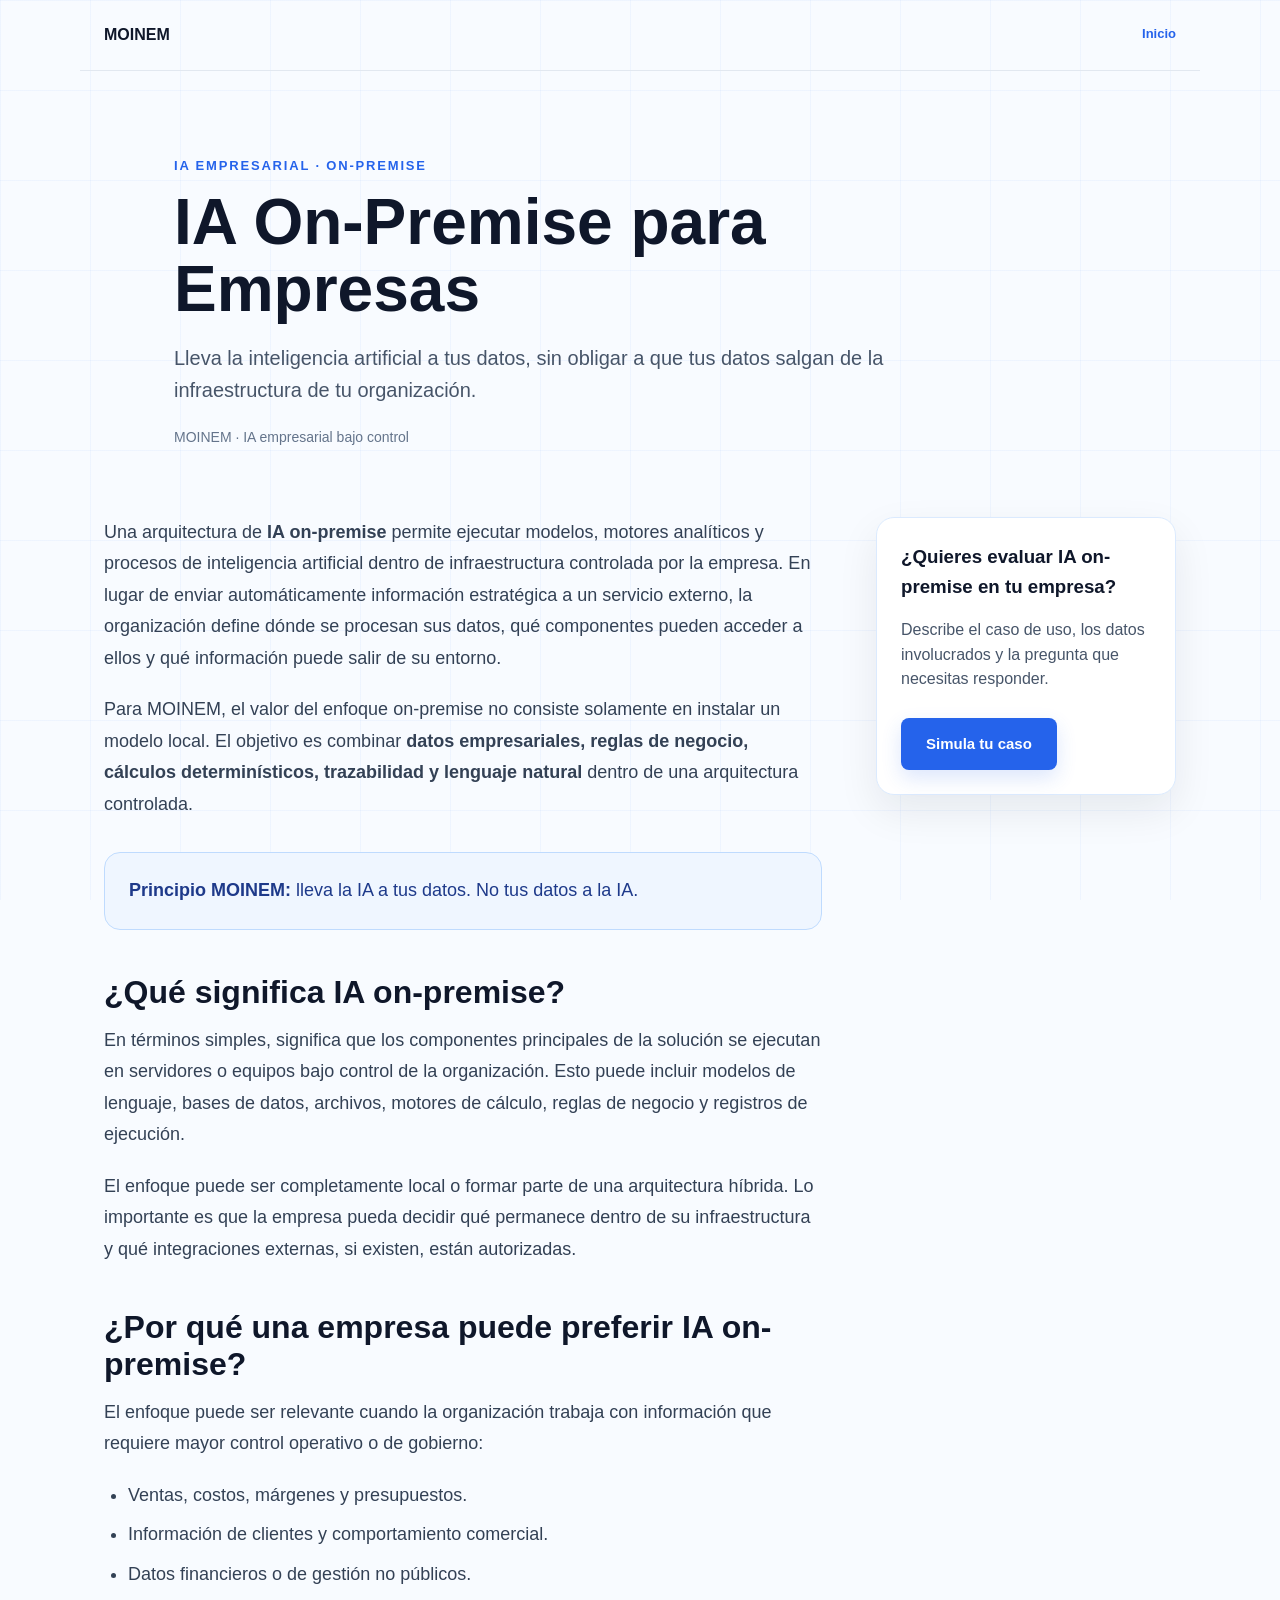
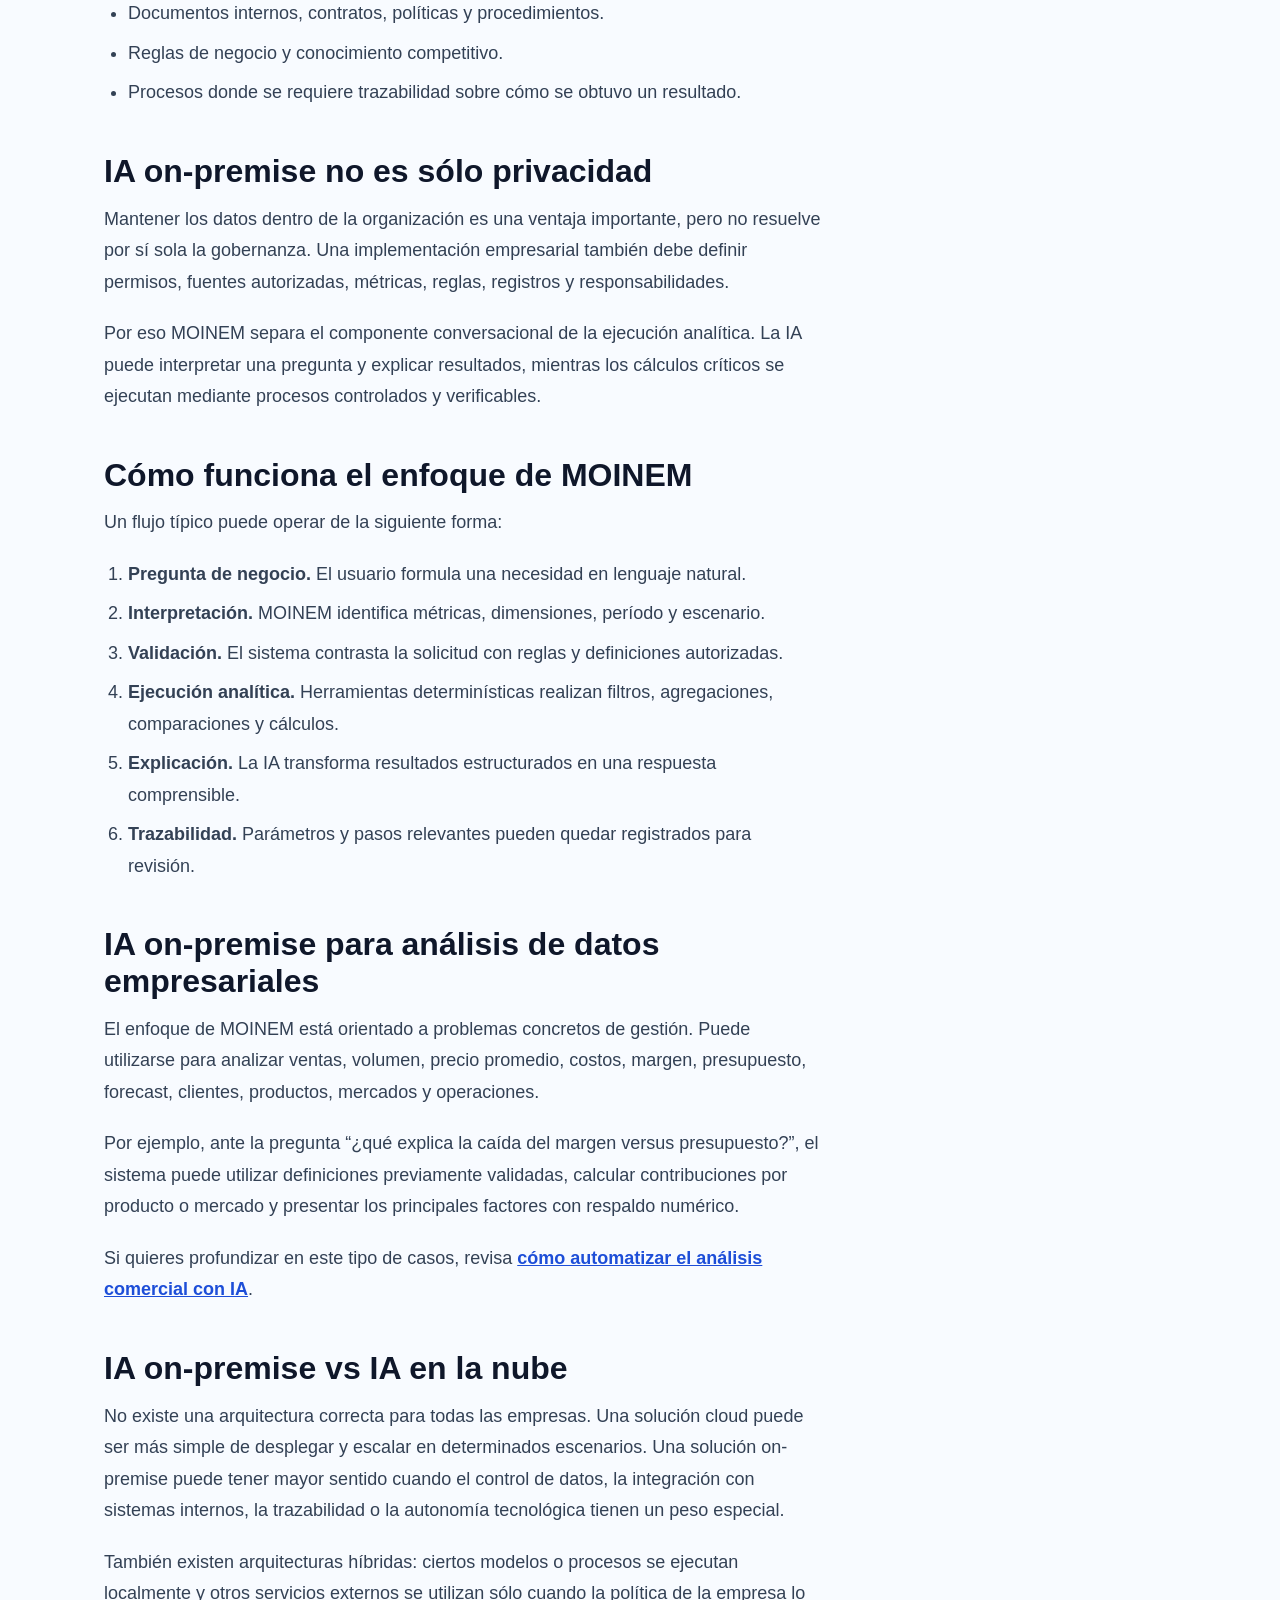
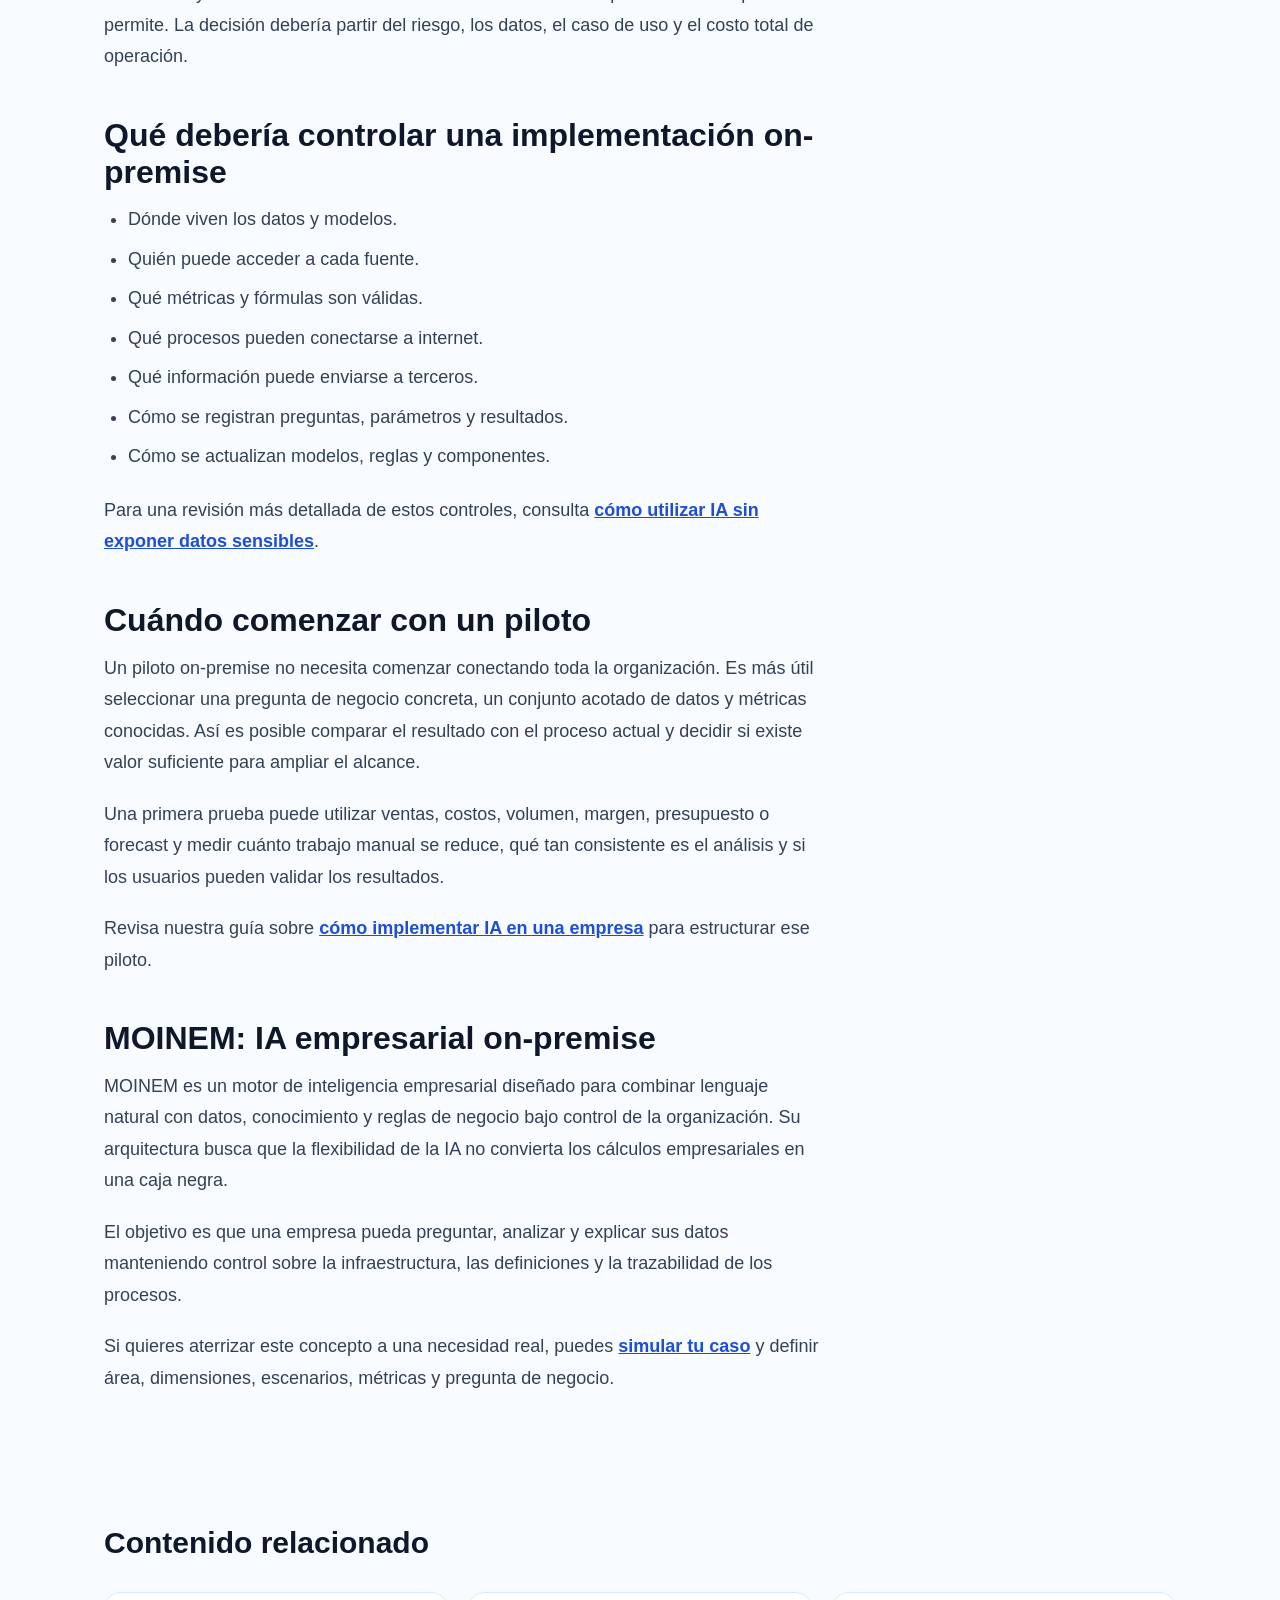
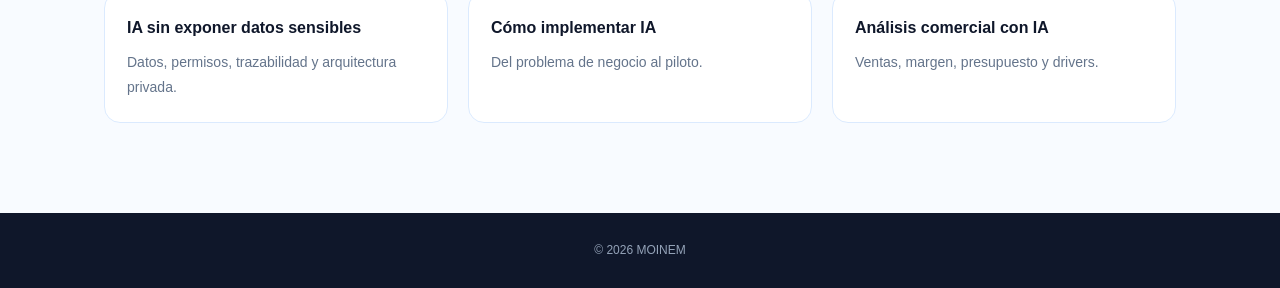
<file: ia-on-premise-empresas.html>
<!DOCTYPE html>
<html lang="es">
<head>
  <meta charset="UTF-8">
  <meta name="viewport" content="width=device-width, initial-scale=1.0">

  <title>IA On-Premise para Empresas: Datos Bajo Control | MOINEM</title>
  <meta name="description" content="IA on-premise para empresas: modelos, datos y análisis dentro de tu infraestructura. MOINEM combina privacidad, reglas de negocio, trazabilidad y analítica determinística.">
  <link rel="canonical" href="https://moinem.cl/ia-on-premise-empresas.html">
  <link rel="alternate" hreflang="es-CL" href="https://moinem.cl/ia-on-premise-empresas.html">
  <link rel="alternate" hreflang="x-default" href="https://moinem.cl/ia-on-premise-empresas.html">

  <link rel="stylesheet" href="css/styles.css">
  <link rel="stylesheet" href="css/insights.css">

  <script type="application/ld+json">
  {
    "@context":"https://schema.org",
    "@graph":[
      {
        "@type":"WebPage",
        "@id":"https://moinem.cl/ia-on-premise-empresas.html#webpage",
        "url":"https://moinem.cl/ia-on-premise-empresas.html",
        "name":"IA On-Premise para Empresas",
        "description":"IA on-premise para empresas con datos, modelos y análisis bajo control de la organización.",
        "inLanguage":"es-CL",
        "datePublished":"2026-09-29",
        "dateModified":"2026-09-29",
        "isPartOf":{"@id":"https://moinem.cl/#website"},
        "about":{"@id":"https://moinem.cl/#software"}
      },
      {
        "@type":"BreadcrumbList",
        "itemListElement":[
          {"@type":"ListItem","position":1,"name":"Inicio","item":"https://moinem.cl/"},
          {"@type":"ListItem","position":2,"name":"IA On-Premise para Empresas","item":"https://moinem.cl/ia-on-premise-empresas.html"}
        ]
      }
    ]
  }
  </script>
</head>

<body>
  <header class="insight-topbar">
    <a href="index.html">MOINEM</a>
    <span class="lang"><a href="index.html">Inicio</a></span>
  </header>

  <main>
    <section class="insight-header">
      <p class="eyebrow">IA EMPRESARIAL · ON-PREMISE</p>
      <h1>IA On-Premise para Empresas</h1>
      <p class="lead">Lleva la inteligencia artificial a tus datos, sin obligar a que tus datos salgan de la infraestructura de tu organización.</p>
      <p class="insight-meta">MOINEM · IA empresarial bajo control</p>
    </section>

    <div class="insight-shell">
      <article class="insight-body">
        <p>Una arquitectura de <strong>IA on-premise</strong> permite ejecutar modelos, motores analíticos y procesos de inteligencia artificial dentro de infraestructura controlada por la empresa. En lugar de enviar automáticamente información estratégica a un servicio externo, la organización define dónde se procesan sus datos, qué componentes pueden acceder a ellos y qué información puede salir de su entorno.</p>

        <p>Para MOINEM, el valor del enfoque on-premise no consiste solamente en instalar un modelo local. El objetivo es combinar <strong>datos empresariales, reglas de negocio, cálculos determinísticos, trazabilidad y lenguaje natural</strong> dentro de una arquitectura controlada.</p>

        <div class="insight-callout"><strong>Principio MOINEM:</strong> lleva la IA a tus datos. No tus datos a la IA.</div>

        <h2>¿Qué significa IA on-premise?</h2>
        <p>En términos simples, significa que los componentes principales de la solución se ejecutan en servidores o equipos bajo control de la organización. Esto puede incluir modelos de lenguaje, bases de datos, archivos, motores de cálculo, reglas de negocio y registros de ejecución.</p>

        <p>El enfoque puede ser completamente local o formar parte de una arquitectura híbrida. Lo importante es que la empresa pueda decidir qué permanece dentro de su infraestructura y qué integraciones externas, si existen, están autorizadas.</p>

        <h2>¿Por qué una empresa puede preferir IA on-premise?</h2>
        <p>El enfoque puede ser relevante cuando la organización trabaja con información que requiere mayor control operativo o de gobierno:</p>
        <ul>
          <li>Ventas, costos, márgenes y presupuestos.</li>
          <li>Información de clientes y comportamiento comercial.</li>
          <li>Datos financieros o de gestión no públicos.</li>
          <li>Documentos internos, contratos, políticas y procedimientos.</li>
          <li>Reglas de negocio y conocimiento competitivo.</li>
          <li>Procesos donde se requiere trazabilidad sobre cómo se obtuvo un resultado.</li>
        </ul>

        <h2>IA on-premise no es sólo privacidad</h2>
        <p>Mantener los datos dentro de la organización es una ventaja importante, pero no resuelve por sí sola la gobernanza. Una implementación empresarial también debe definir permisos, fuentes autorizadas, métricas, reglas, registros y responsabilidades.</p>

        <p>Por eso MOINEM separa el componente conversacional de la ejecución analítica. La IA puede interpretar una pregunta y explicar resultados, mientras los cálculos críticos se ejecutan mediante procesos controlados y verificables.</p>

        <h2>Cómo funciona el enfoque de MOINEM</h2>
        <p>Un flujo típico puede operar de la siguiente forma:</p>
        <ol>
          <li><strong>Pregunta de negocio.</strong> El usuario formula una necesidad en lenguaje natural.</li>
          <li><strong>Interpretación.</strong> MOINEM identifica métricas, dimensiones, período y escenario.</li>
          <li><strong>Validación.</strong> El sistema contrasta la solicitud con reglas y definiciones autorizadas.</li>
          <li><strong>Ejecución analítica.</strong> Herramientas determinísticas realizan filtros, agregaciones, comparaciones y cálculos.</li>
          <li><strong>Explicación.</strong> La IA transforma resultados estructurados en una respuesta comprensible.</li>
          <li><strong>Trazabilidad.</strong> Parámetros y pasos relevantes pueden quedar registrados para revisión.</li>
        </ol>

        <h2>IA on-premise para análisis de datos empresariales</h2>
        <p>El enfoque de MOINEM está orientado a problemas concretos de gestión. Puede utilizarse para analizar ventas, volumen, precio promedio, costos, margen, presupuesto, forecast, clientes, productos, mercados y operaciones.</p>

        <p>Por ejemplo, ante la pregunta “¿qué explica la caída del margen versus presupuesto?”, el sistema puede utilizar definiciones previamente validadas, calcular contribuciones por producto o mercado y presentar los principales factores con respaldo numérico.</p>

        <p>Si quieres profundizar en este tipo de casos, revisa <a href="insights/automatizar-analisis-comercial-con-ia.html">cómo automatizar el análisis comercial con IA</a>.</p>

        <h2>IA on-premise vs IA en la nube</h2>
        <p>No existe una arquitectura correcta para todas las empresas. Una solución cloud puede ser más simple de desplegar y escalar en determinados escenarios. Una solución on-premise puede tener mayor sentido cuando el control de datos, la integración con sistemas internos, la trazabilidad o la autonomía tecnológica tienen un peso especial.</p>

        <p>También existen arquitecturas híbridas: ciertos modelos o procesos se ejecutan localmente y otros servicios externos se utilizan sólo cuando la política de la empresa lo permite. La decisión debería partir del riesgo, los datos, el caso de uso y el costo total de operación.</p>

        <h2>Qué debería controlar una implementación on-premise</h2>
        <ul>
          <li>Dónde viven los datos y modelos.</li>
          <li>Quién puede acceder a cada fuente.</li>
          <li>Qué métricas y fórmulas son válidas.</li>
          <li>Qué procesos pueden conectarse a internet.</li>
          <li>Qué información puede enviarse a terceros.</li>
          <li>Cómo se registran preguntas, parámetros y resultados.</li>
          <li>Cómo se actualizan modelos, reglas y componentes.</li>
        </ul>

        <p>Para una revisión más detallada de estos controles, consulta <a href="insights/ia-sin-exponer-datos-sensibles.html">cómo utilizar IA sin exponer datos sensibles</a>.</p>

        <h2>Cuándo comenzar con un piloto</h2>
        <p>Un piloto on-premise no necesita comenzar conectando toda la organización. Es más útil seleccionar una pregunta de negocio concreta, un conjunto acotado de datos y métricas conocidas. Así es posible comparar el resultado con el proceso actual y decidir si existe valor suficiente para ampliar el alcance.</p>

        <p>Una primera prueba puede utilizar ventas, costos, volumen, margen, presupuesto o forecast y medir cuánto trabajo manual se reduce, qué tan consistente es el análisis y si los usuarios pueden validar los resultados.</p>

        <p>Revisa nuestra guía sobre <a href="insights/como-implementar-ia-en-una-empresa.html">cómo implementar IA en una empresa</a> para estructurar ese piloto.</p>

        <h2>MOINEM: IA empresarial on-premise</h2>
        <p>MOINEM es un motor de inteligencia empresarial diseñado para combinar lenguaje natural con datos, conocimiento y reglas de negocio bajo control de la organización. Su arquitectura busca que la flexibilidad de la IA no convierta los cálculos empresariales en una caja negra.</p>

        <p>El objetivo es que una empresa pueda preguntar, analizar y explicar sus datos manteniendo control sobre la infraestructura, las definiciones y la trazabilidad de los procesos.</p>

        <p>Si quieres aterrizar este concepto a una necesidad real, puedes <a href="simula-tu-caso.html">simular tu caso</a> y definir área, dimensiones, escenarios, métricas y pregunta de negocio.</p>
      </article>

      <aside class="insight-aside">
        <h3>¿Quieres evaluar IA on-premise en tu empresa?</h3>
        <p>Describe el caso de uso, los datos involucrados y la pregunta que necesitas responder.</p>
        <a class="primary-cta" href="simula-tu-caso.html">Simula tu caso</a>
      </aside>
    </div>

    <section class="related-insights">
      <h2>Contenido relacionado</h2>
      <div class="related-grid">
        <a href="insights/ia-sin-exponer-datos-sensibles.html"><strong>IA sin exponer datos sensibles</strong><span>Datos, permisos, trazabilidad y arquitectura privada.</span></a>
        <a href="insights/como-implementar-ia-en-una-empresa.html"><strong>Cómo implementar IA</strong><span>Del problema de negocio al piloto.</span></a>
        <a href="insights/automatizar-analisis-comercial-con-ia.html"><strong>Análisis comercial con IA</strong><span>Ventas, margen, presupuesto y drivers.</span></a>
      </div>
    </section>
  </main>

  <footer><p class="copyright">© 2026 MOINEM</p></footer>
</body>
</html>
</file>
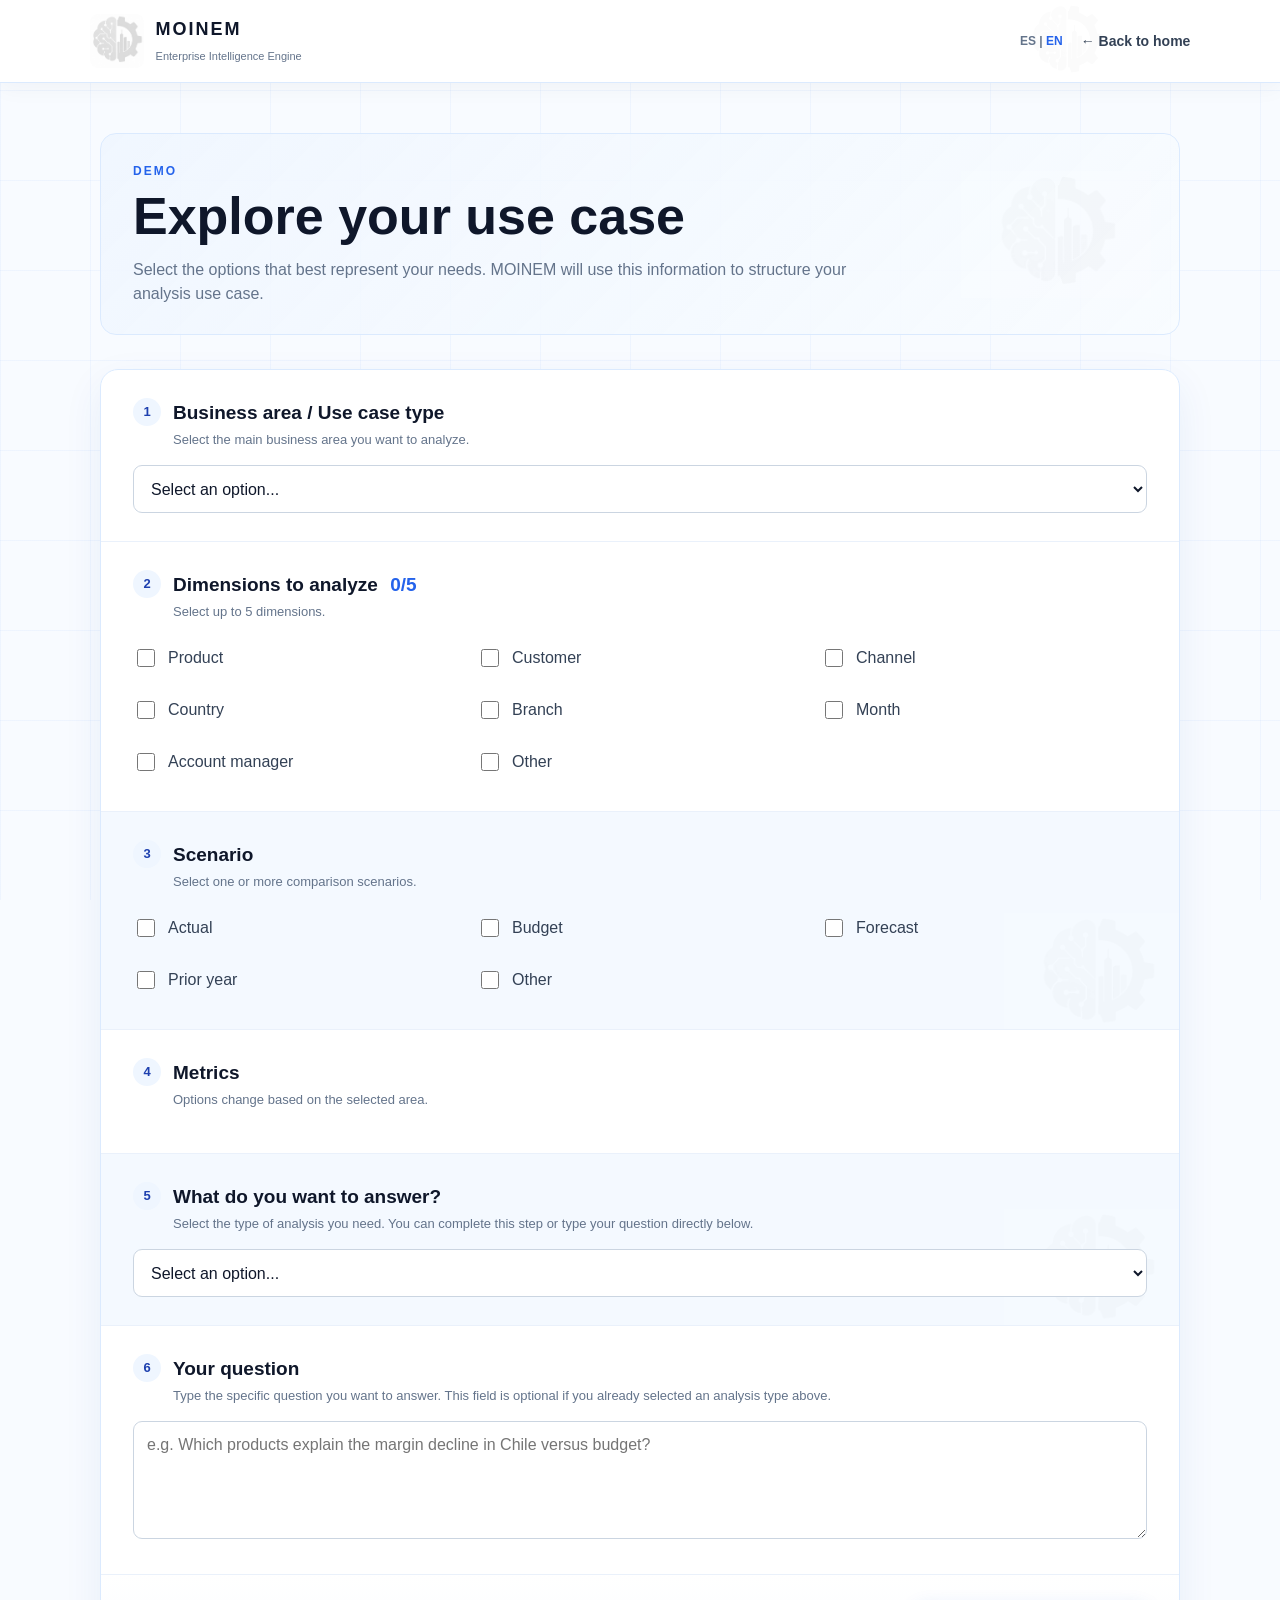
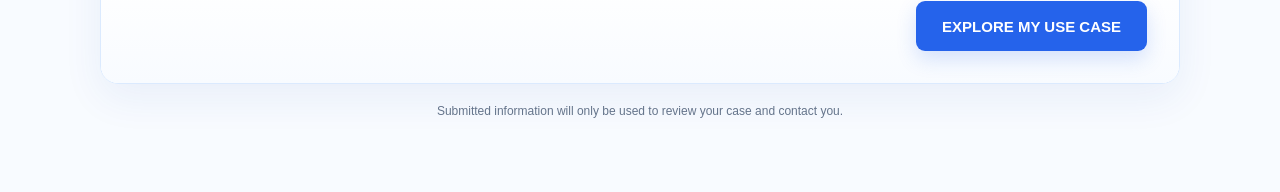
<file: simula-tu-caso-en.html>
<!DOCTYPE html>
<html lang="en">
<head>
<!-- Google Tag Manager -->
<script>(function(w,d,s,l,i){w[l]=w[l]||[];w[l].push({'gtm.start':
new Date().getTime(),event:'gtm.js'});var f=d.getElementsByTagName(s)[0],
j=d.createElement(s),dl=l!='dataLayer'?'&l='+l:'';j.async=true;j.src=
'https://www.googletagmanager.com/gtm.js?id='+i+dl;f.parentNode.insertBefore(j,f);
})(window,document,'script','dataLayer','GTM-WHK99N7G');</script>
<!-- End Google Tag Manager -->
  <meta charset="UTF-8">
  <meta name="viewport" content="width=device-width, initial-scale=1.0">
  <title>Explore Your Enterprise AI Use Case | MOINEM</title>
  <meta name="description" content="Explore an enterprise analysis use case with MOINEM. Define the business area, dimensions, scenarios and metrics to structure how AI can support your decision.">
  <link rel="canonical" href="https://moinem.cl/simula-tu-caso-en.html">
  <link rel="alternate" hreflang="es-CL" href="https://moinem.cl/simula-tu-caso.html">
  <link rel="alternate" hreflang="en" href="https://moinem.cl/simula-tu-caso-en.html">
  <link rel="alternate" hreflang="x-default" href="https://moinem.cl/simula-tu-caso.html">
  <link rel="stylesheet" href="css/simula-tu-caso.css">
</head>
<body>
<!-- Google Tag Manager (noscript) -->
<noscript><iframe src="https://www.googletagmanager.com/ns.html?id=GTM-WHK99N7G"
height="0" width="0" style="display:none;visibility:hidden"></iframe></noscript>
<!-- End Google Tag Manager (noscript) -->
  <header class="site-header">
    <a class="brand" href="index-en.html" aria-label="Back to MOINEM">
      <img class="brand-logo" src="imagenes/logo/moinem_logo_light3.jpg" alt="MOINEM">
      <span class="brand-text"><strong>MOINEM</strong><span>Enterprise Intelligence Engine</span></span>
    </a>
    <div style="display:flex;align-items:center;gap:18px">
      <span style="font-size:12px;font-weight:700;color:#64748b"><a href="simula-tu-caso.html" style="color:#64748b;text-decoration:none">ES</a> | <strong style="color:#2563eb">EN</strong></span>
      <a class="back-link" href="index-en.html">← Back to home</a>
    </div>
  </header>

  <main>
    <section class="intro">
      <p class="eyebrow">DEMO</p>
      <h1>Explore your use case</h1>
      <p class="lead">Select the options that best represent your needs. MOINEM will use this information to structure your analysis use case.</p>
    </section>

    <form id="caseForm" class="form-shell" novalidate>
      <section class="section">
        <div class="section-title"><span class="number">1</span><div><h2>Business area / Use case type</h2><p class="helper">Select the main business area you want to analyze.</p></div></div>
        <select id="area" required>
          <option value="">Select an option...</option>
          <option>Sales</option>
          <option>Finance</option>
          <option>Operations</option>
          <option>HR</option>
          <option>Documents</option>
          <option>Other</option>
        </select>
        <div id="areaOtherWrap" class="other-field"><input id="areaOther" type="text" placeholder="Specify the use case"></div>
      </section>

      <div id="standardFlow">
        <section class="section">
          <div class="section-title"><span class="number">2</span><div><h2>Dimensions to analyze <span id="dimCounter" class="counter">0/5</span></h2><p class="helper">Select up to 5 dimensions.</p></div></div>
          <div id="dimensions" class="checks">
            <div class="check"><input type="checkbox" id="d1" value="Product"><label for="d1">Product</label></div>
            <div class="check"><input type="checkbox" id="d2" value="Customer"><label for="d2">Customer</label></div>
            <div class="check"><input type="checkbox" id="d3" value="Channel"><label for="d3">Channel</label></div>
            <div class="check"><input type="checkbox" id="d4" value="Country"><label for="d4">Country</label></div>
            <div class="check"><input type="checkbox" id="d5" value="Branch"><label for="d5">Branch</label></div>
            <div class="check"><input type="checkbox" id="d6" value="Month"><label for="d6">Month</label></div>
            <div class="check"><input type="checkbox" id="d7" value="Account manager"><label for="d7">Account manager</label></div>
            <div class="check"><input type="checkbox" id="d8" value="Other"><label for="d8">Other</label></div>
          </div>
          <div id="dimensionOtherWrap" class="other-field"><input id="dimensionOther" type="text" placeholder="Enter the dimension"></div>
          <p id="dimError" class="error">You can select a maximum of 5 dimensions.</p>
        </section>

        <section class="section">
          <div class="section-title"><span class="number">3</span><div><h2>Scenario</h2><p class="helper">Select one or more comparison scenarios.</p></div></div>
          <div id="scenarios" class="checks">
            <div class="check"><input type="checkbox" id="s1" value="Actual"><label for="s1">Actual</label></div>
            <div class="check"><input type="checkbox" id="s2" value="Budget"><label for="s2">Budget</label></div>
            <div class="check"><input type="checkbox" id="s3" value="Forecast"><label for="s3">Forecast</label></div>
            <div class="check"><input type="checkbox" id="s4" value="Prior year"><label for="s4">Prior year</label></div>
            <div class="check"><input type="checkbox" id="s5" value="Other"><label for="s5">Other</label></div>
          </div>
          <div id="scenarioOtherWrap" class="other-field"><input id="scenarioOther" type="text" placeholder="Enter the scenario"></div>
        </section>

        <section class="section">
          <div class="section-title"><span class="number">4</span><div><h2>Metrics</h2><p class="helper">Options change based on the selected area.</p></div></div>
          <div id="indicators" class="checks"></div>
          <div id="indicatorOtherWrap" class="other-field"><input id="indicatorOther" type="text" placeholder="Enter the metric"></div>
        </section>
      </div>

      <div id="documentFlow" class="hidden">
        <section class="section">
          <div class="section-title"><span class="number">2</span><div><h2>Document type</h2><p class="helper">Select the type of document you want to analyze.</p></div></div>
          <div id="documentTypes" class="checks">
            <div class="check"><input type="checkbox" id="doc1" value="Contract"><label for="doc1">Contract</label></div>
            <div class="check"><input type="checkbox" id="doc2" value="Invoice"><label for="doc2">Invoice</label></div>
            <div class="check"><input type="checkbox" id="doc3" value="Report"><label for="doc3">Report</label></div>
            <div class="check"><input type="checkbox" id="doc4" value="CV"><label for="doc4">CV</label></div>
            <div class="check"><input type="checkbox" id="doc5" value="Tender documents"><label for="doc5">Tender documents</label></div>
            <div class="check"><input type="checkbox" id="doc6" value="Policies / Procedures"><label for="doc6">Policies / Procedures</label></div>
            <div class="check"><input type="checkbox" id="doc7" value="Other"><label for="doc7">Other</label></div>
          </div>
          <div id="documentOtherWrap" class="other-field"><input id="documentOther" type="text" placeholder="Enter the document type"></div>
        </section>
      </div>

      <section class="section">
        <div class="section-title"><span id="analysisNumber" class="number">5</span><div><h2>What do you want to answer?</h2><p class="helper">Select the type of analysis you need. You can complete this step or type your question directly below.</p></div></div>
        <select id="analysisType"></select>
        <div id="analysisOtherWrap" class="other-field"><input id="analysisOther" type="text" placeholder="Specify the analysis type"></div>
      </section>

      <section class="section">
        <div class="section-title"><span id="questionNumber" class="number">6</span><div><h2>Your question</h2><p class="helper">Type the specific question you want to answer. This field is optional if you already selected an analysis type above.</p></div></div>
        <textarea id="question" placeholder="e.g. Which products explain the margin decline in Chile versus budget?"></textarea>
        <p id="formError" class="error">Select an area and complete at least the analysis type or your question.</p>
      </section>

      <div class="actions"><button class="primary" type="submit">EXPLORE MY USE CASE</button></div>
    </form>

    <p class="test-note">Submitted information will only be used to review your case and contact you.</p>
  </main>

  <div id="contactModal" class="modal" role="dialog" aria-modal="true" aria-labelledby="modalTitle">
    <div class="modal-card">
      <h2 id="modalTitle">Final step</h2>
      <p>Enter your details so we can associate them with the simulation.</p>
      <div class="field"><label for="userName">Name</label><input id="userName" type="text" autocomplete="name" placeholder="Your name"></div>
      <div class="field"><label for="userEmail">Email</label><input id="userEmail" type="email" autocomplete="email" placeholder="nombre@empresa.cl"></div>
      <p id="contactError" class="error">Enter your name and a valid email address.</p>
      <div id="submitStatus" class="status" aria-live="polite"></div>
      <div class="modal-actions">
        <button id="cancelModal" type="button" class="secondary">Back</button>
        <button id="sendCase" type="button" class="primary">SEND CASE</button>
      </div>
    </div>
  </div>

  <script>
  (() => {
    const area = document.getElementById('area');
    const standardFlow = document.getElementById('standardFlow');
    const documentFlow = document.getElementById('documentFlow');
    const analysisType = document.getElementById('analysisType');
    const indicators = document.getElementById('indicators');
    const dimensions = document.getElementById('dimensions');
    const dimensionOther = document.getElementById('dimensionOther');
    const dimensionSelections = {};
    const dimensionOtherValues = {};
    const modal = document.getElementById('contactModal');
    const sendCase = document.getElementById('sendCase');
    const status = document.getElementById('submitStatus');
    const emailRx = /^[^\s@]+@[^\s@]+\.[^\s@]+$/;

    const dimensionMap = {
      HR: ['Area','Role','Cost center','Location or branch','Contract type','Hire date','Exit date','Tenure','Manager or supervisor','Other'],
      default: ['Product','Customer','Channel','Country','Branch','Month','Account manager','Other']
    };
    const indicatorMap = {
      Sales: ['Sales','Margin','Volume','Average price','Cost','Other'],
      Finance: ['Revenue','EBITDA','Expenses','Cash flow','Budget variance','Other'],
      Operations: ['Production','Efficiency','Cycle time','Scrap / Waste','Operating cost','Other'],
      HR: ['Headcount','Compensation','Labor cost','New hires','Exits','Turnover','Absenteeism','Medical leave','Vacation','Average tenure','Overtime','Other'],
      Other: ['Primary metric','Other']
    };
    const analysisStandard = ['', 'Summary','Compare','Ranking','Detect deviations','Explain drivers','Trend','All of the above','Other'];
    const analysisDocuments = ['', 'Summarize','Compare documents','Find information','Detect differences','Extract data','Assess compliance','Other'];

    function toggle(id, show) {
      document.getElementById(id).classList.toggle('show', !!show);
    }

    function setSelectOptions(select, values) {
      select.innerHTML = '';
      values.forEach((value, index) => {
        const option = document.createElement('option');
        option.value = value;
        option.textContent = index === 0 ? 'Select an option...' : value;
        select.appendChild(option);
      });
    }

    function renderDimensions() {
      dimensions.innerHTML = '';
      const values = dimensionMap[area.value] || dimensionMap.default;
      const selectedValues = new Set(dimensionSelections[area.value] || []);

      values.forEach((value, index) => {
        const wrapper = document.createElement('div');
        wrapper.className = 'check';
        const input = document.createElement('input');
        input.type = 'checkbox';
        input.id = `dim-${area.value || 'default'}-${index}`;
        input.value = value;
        input.checked = selectedValues.has(value);
        const label = document.createElement('label');
        label.htmlFor = input.id;
        label.textContent = value;
        wrapper.append(input, label);
        dimensions.appendChild(wrapper);

        input.addEventListener('change', () => {
          const currentChecks = [...dimensions.querySelectorAll('input[type="checkbox"]')];
          const selected = currentChecks.filter(item => item.checked);
          if (selected.length > 5) {
            input.checked = false;
            document.getElementById('dimError').classList.add('show');
            setTimeout(() => document.getElementById('dimError').classList.remove('show'), 2200);
          }
          dimensionSelections[area.value] = currentChecks
            .filter(item => item.checked)
            .map(item => item.value);
          document.getElementById('dimCounter').textContent =
            `${dimensionSelections[area.value].length}/5`;
          const other = currentChecks.find(item => item.value === 'Other');
          toggle('dimensionOtherWrap', !!other?.checked);
        });
      });

      document.getElementById('dimCounter').textContent =
        `${[...dimensions.querySelectorAll('input:checked')].length}/5`;
      dimensionOther.value = dimensionOtherValues[area.value] || '';
      const other = [...dimensions.querySelectorAll('input')].find(item => item.value === 'Other');
      toggle('dimensionOtherWrap', !!other?.checked);
    }

    function renderIndicators() {
      indicators.innerHTML = '';
      (indicatorMap[area.value] || []).forEach((value, index) => {
        const wrapper = document.createElement('div');
        wrapper.className = 'check';
        const input = document.createElement('input');
        input.type = 'checkbox';
        input.id = `ind${index}`;
        input.value = value;
        const label = document.createElement('label');
        label.htmlFor = input.id;
        label.textContent = value;
        wrapper.append(input, label);
        indicators.appendChild(wrapper);
        if (value === 'Other') input.addEventListener('change', () => toggle('indicatorOtherWrap', input.checked));
      });
      toggle('indicatorOtherWrap', false);
    }

    function updateFlow() {
      const docs = area.value === 'Documents';
      standardFlow.classList.toggle('hidden', docs);
      documentFlow.classList.toggle('hidden', !docs);
      document.getElementById('analysisNumber').textContent = docs ? '3' : '5';
      document.getElementById('questionNumber').textContent = docs ? '4' : '6';
      setSelectOptions(analysisType, docs ? analysisDocuments : analysisStandard);
      toggle('areaOtherWrap', area.value === 'Other');
      toggle('analysisOtherWrap', false);
      renderDimensions();
      renderIndicators();
    }

    function checkedValues(selector) {
      return [...document.querySelectorAll(selector)]
        .filter(input => input.checked)
        .map(input => input.value);
    }

    function replaceOther(values, otherValue) {
      const detail = otherValue.trim();
      return values.map(value => value === 'Other' && detail ? `Other: ${detail}` : value);
    }

    function formatList(values) {
      return values.length ? values.join(', ') : 'Not selected';
    }

    function buildCasePayload(name, email) {
      const docs = area.value === 'Documents';
      const areaOther = document.getElementById('areaOther').value.trim();
      const resolvedArea = area.value === 'Other' && areaOther ? `Other: ${areaOther}` : area.value;
      const analysisOther = document.getElementById('analysisOther').value.trim();
      const resolvedAnalysis = analysisType.value === 'Other' && analysisOther ? `Other: ${analysisOther}` : (analysisType.value || 'Not selected');
      const question = document.getElementById('question').value.trim() || 'Not provided';

      const payload = {
        _subject: `New MOINEM case | ${resolvedArea}`,
        _template: 'table',
        _replyto: email,
        Name: name,
        Email: email,
        'Business area / Use case type': resolvedArea,
        'Analysis type / What the user wants to answer': resolvedAnalysis,
        Question: question,
        'Submission date': new Date().toLocaleString('en-US'),
        Origen: window.location.href
      };

      if (docs) {
        payload['Document type'] = formatList(replaceOther(
          checkedValues('#documentTypes input[type="checkbox"]'),
          document.getElementById('documentOther').value
        ));
      } else {
        payload.Dimensions = formatList(replaceOther(
          checkedValues('#dimensions input[type="checkbox"]'),
          document.getElementById('dimensionOther').value
        ));
        payload.Scenarios = formatList(replaceOther(
          checkedValues('#scenarios input[type="checkbox"]'),
          document.getElementById('scenarioOther').value
        ));
        payload.Metrics = formatList(replaceOther(
          checkedValues('#indicators input[type="checkbox"]'),
          document.getElementById('indicatorOther').value
        ));
      }

      return payload;
    }

    area.addEventListener('change', updateFlow);
    analysisType.addEventListener('change', () => toggle('analysisOtherWrap', analysisType.value === 'Other'));

    dimensionOther.addEventListener('input', () => {
      dimensionOtherValues[area.value] = dimensionOther.value;
    });

    const scenarioOther = [...document.querySelectorAll('#scenarios input')].find(x => x.value === 'Other');
    scenarioOther.addEventListener('change', () => toggle('scenarioOtherWrap', scenarioOther.checked));

    const docOther = [...document.querySelectorAll('#documentTypes input')].find(x => x.value === 'Other');
    docOther.addEventListener('change', () => toggle('documentOtherWrap', docOther.checked));

    document.getElementById('caseForm').addEventListener('submit', event => {
      event.preventDefault();
      const hasArea = !!area.value;
      const hasAnalysis = !!analysisType.value;
      const hasQuestion = !!document.getElementById('question').value.trim();
      const valid = hasArea && (hasAnalysis || hasQuestion);
      document.getElementById('formError').classList.toggle('show', !valid);
      if (!valid) return;

      sendCase.disabled = false;
      sendCase.textContent = 'SEND CASE';
      status.className = 'status';
      status.textContent = '';
      modal.classList.add('show');
      document.getElementById('userName').focus();
    });

    document.getElementById('cancelModal').addEventListener('click', () => modal.classList.remove('show'));
    modal.addEventListener('click', event => { if (event.target === modal) modal.classList.remove('show'); });
    document.addEventListener('keydown', event => { if (event.key === 'Escape') modal.classList.remove('show'); });

    sendCase.addEventListener('click', async () => {
      const name = document.getElementById('userName').value.trim();
      const email = document.getElementById('userEmail').value.trim();
      const error = document.getElementById('contactError');

      if (!name || !emailRx.test(email)) {
        error.classList.add('show');
        return;
      }

      error.classList.remove('show');
      sendCase.disabled = true;
      sendCase.textContent = 'SENDING...';
      status.className = 'status show warn';
      status.textContent = 'Sending your use case...';

      try {
        const response = await fetch('https://formsubmit.co/ajax/contacto@moinem.cl', {
          method: 'POST',
          headers: {
            'Content-Type': 'application/json',
            'Accept': 'application/json'
          },
          body: JSON.stringify(buildCasePayload(name, email))
        });

        const data = await response.json().catch(() => ({}));
        if (!response.ok || data.success === false || data.success === 'false') {
          throw new Error(data.message || 'Unable to send the use case');
        }

        window.dataLayer = window.dataLayer || [];
        window.dataLayer.push({ event: 'lead_form_success' });

        status.className = 'status show success';
        status.textContent = 'Use case sent successfully. We will contact you to review the information.';
        sendCase.textContent = 'CASE SENT';
      } catch (sendError) {
        console.error(sendError);
        status.className = 'status show warn';
        status.textContent = 'We could not send your use case right now. You can email us at contacto@moinem.cl.';
        sendCase.disabled = false;
        sendCase.textContent = 'TRY AGAIN';
      }
    });

    updateFlow();
  })();
  </script>
</body>
</html>
</file>
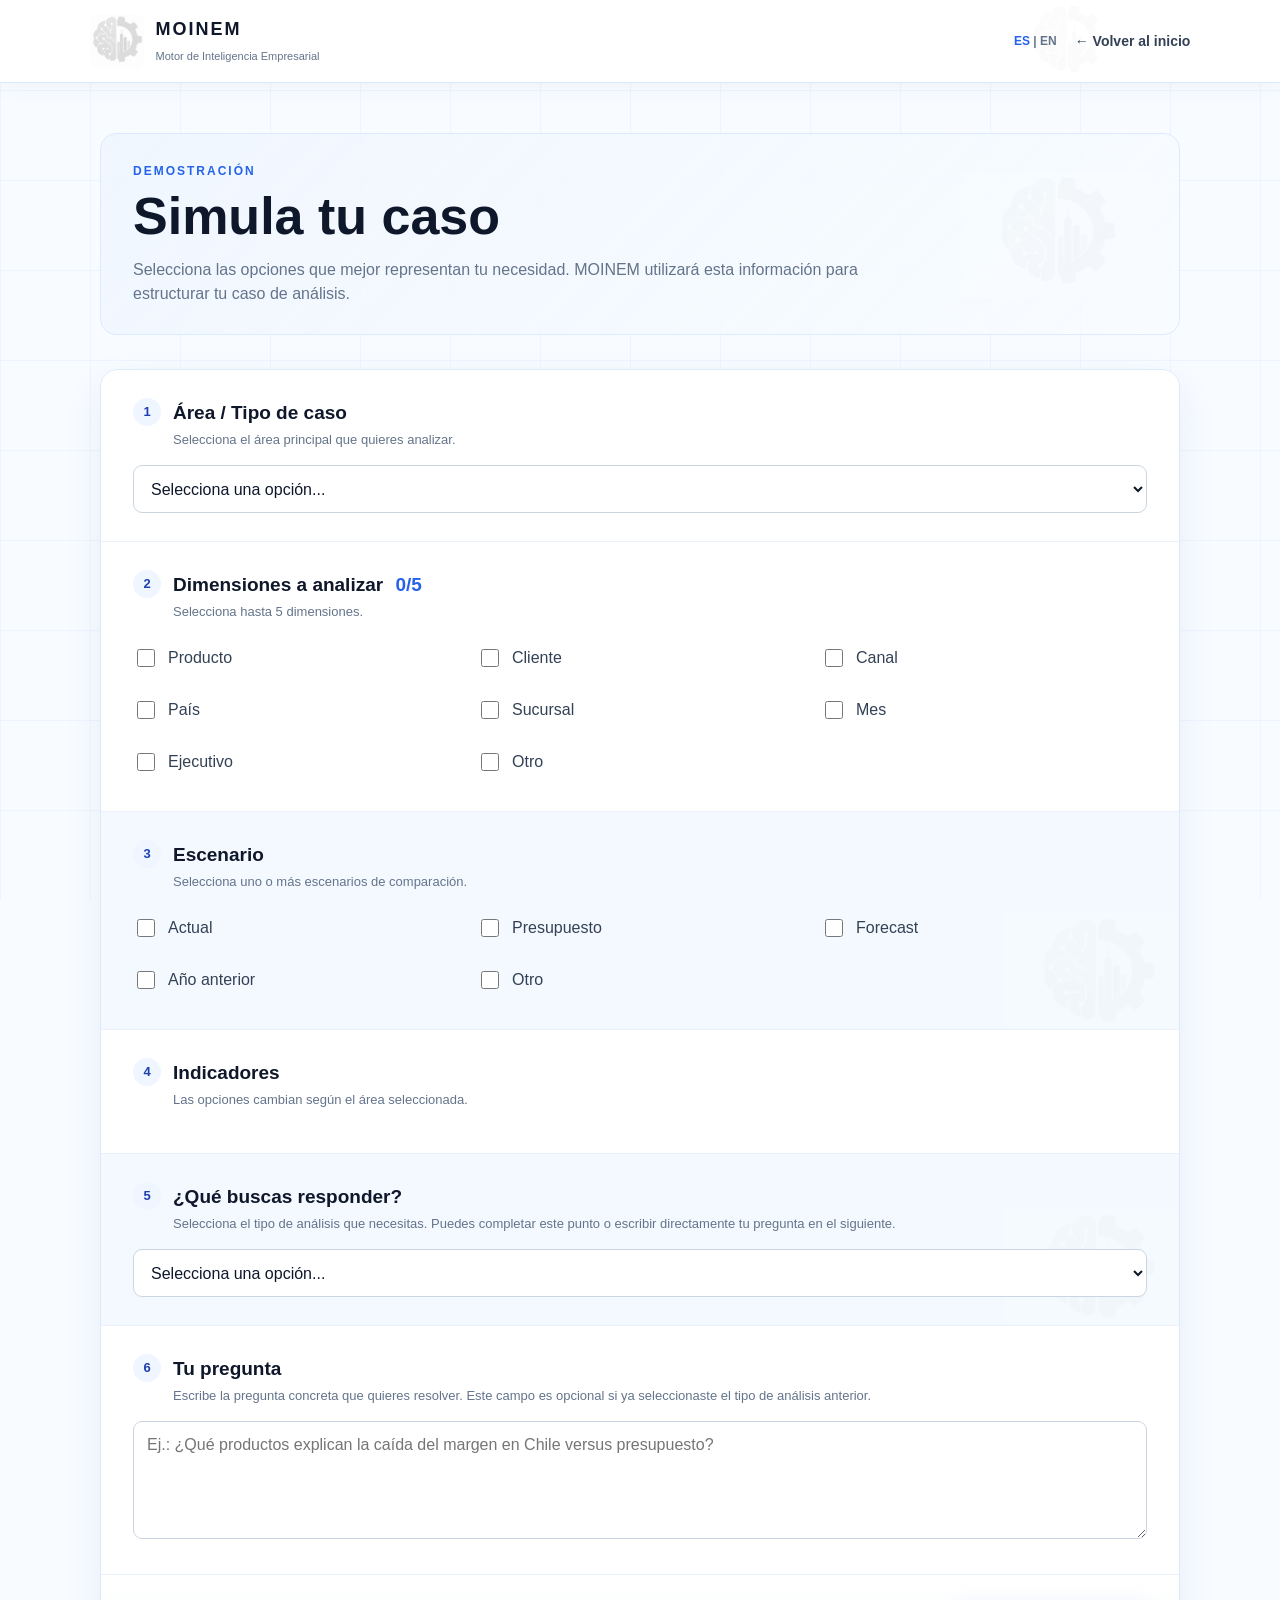
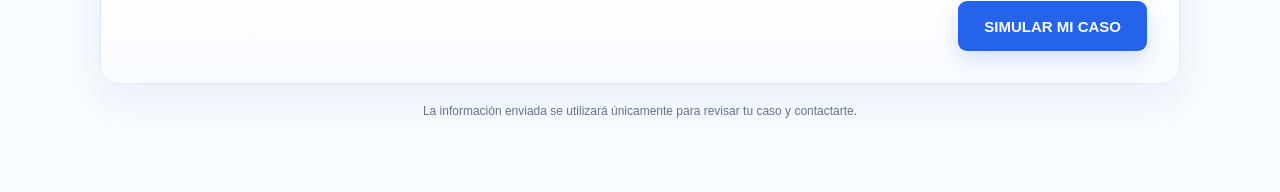
<file: simula-tu-caso.html>
<!DOCTYPE html>
<html lang="es">
<head>
<!-- Google Tag Manager -->
<script>(function(w,d,s,l,i){w[l]=w[l]||[];w[l].push({'gtm.start':
new Date().getTime(),event:'gtm.js'});var f=d.getElementsByTagName(s)[0],
j=d.createElement(s),dl=l!='dataLayer'?'&l='+l:'';j.async=true;j.src=
'https://www.googletagmanager.com/gtm.js?id='+i+dl;f.parentNode.insertBefore(j,f);
})(window,document,'script','dataLayer','GTM-WHK99N7G');</script>
<!-- End Google Tag Manager -->
  <meta charset="UTF-8">
  <meta name="viewport" content="width=device-width, initial-scale=1.0">
  <title>Simula tu Caso de Análisis con IA | MOINEM</title>
  <meta name="description" content="Simula un caso de análisis empresarial con MOINEM. Define área, dimensiones, escenarios e indicadores para estructurar cómo la IA puede apoyar tu decisión.">
  <link rel="canonical" href="https://moinem.cl/simula-tu-caso.html">
  <link rel="alternate" hreflang="es-CL" href="https://moinem.cl/simula-tu-caso.html">
  <link rel="alternate" hreflang="en" href="https://moinem.cl/simula-tu-caso-en.html">
  <link rel="alternate" hreflang="x-default" href="https://moinem.cl/simula-tu-caso.html">
  <link rel="stylesheet" href="css/simula-tu-caso.css">
</head>
<body>
<!-- Google Tag Manager (noscript) -->
<noscript><iframe src="https://www.googletagmanager.com/ns.html?id=GTM-WHK99N7G"
height="0" width="0" style="display:none;visibility:hidden"></iframe></noscript>
<!-- End Google Tag Manager (noscript) -->
  <header class="site-header">
    <a class="brand" href="index.html" aria-label="Volver a MOINEM">
      <img class="brand-logo" src="imagenes/logo/moinem_logo_light3.jpg" alt="MOINEM">
      <span class="brand-text"><strong>MOINEM</strong><span>Motor de Inteligencia Empresarial</span></span>
    </a>
    <div style="display:flex;align-items:center;gap:18px">
      <span style="font-size:12px;font-weight:700;color:#64748b"><strong style="color:#2563eb">ES</strong> | <a href="simula-tu-caso-en.html" style="color:#64748b;text-decoration:none">EN</a></span>
      <a class="back-link" href="index.html">← Volver al inicio</a>
    </div>
  </header>

  <main>
    <section class="intro">
      <p class="eyebrow">DEMOSTRACIÓN</p>
      <h1>Simula tu caso</h1>
      <p class="lead">Selecciona las opciones que mejor representan tu necesidad. MOINEM utilizará esta información para estructurar tu caso de análisis.</p>
    </section>

    <form id="caseForm" class="form-shell" novalidate>
      <section class="section">
        <div class="section-title"><span class="number">1</span><div><h2>Área / Tipo de caso</h2><p class="helper">Selecciona el área principal que quieres analizar.</p></div></div>
        <select id="area" required>
          <option value="">Selecciona una opción...</option>
          <option>Comercial</option>
          <option>Finanzas</option>
          <option>Operaciones</option>
          <option>RRHH</option>
          <option>Documentos</option>
          <option>Otro</option>
        </select>
        <div id="areaOtherWrap" class="other-field"><input id="areaOther" type="text" placeholder="Especifica el tipo de caso"></div>
      </section>

      <div id="standardFlow">
        <section class="section">
          <div class="section-title"><span class="number">2</span><div><h2>Dimensiones a analizar <span id="dimCounter" class="counter">0/5</span></h2><p class="helper">Selecciona hasta 5 dimensiones.</p></div></div>
          <div id="dimensions" class="checks">
            <div class="check"><input type="checkbox" id="d1" value="Producto"><label for="d1">Producto</label></div>
            <div class="check"><input type="checkbox" id="d2" value="Cliente"><label for="d2">Cliente</label></div>
            <div class="check"><input type="checkbox" id="d3" value="Canal"><label for="d3">Canal</label></div>
            <div class="check"><input type="checkbox" id="d4" value="País"><label for="d4">País</label></div>
            <div class="check"><input type="checkbox" id="d5" value="Sucursal"><label for="d5">Sucursal</label></div>
            <div class="check"><input type="checkbox" id="d6" value="Mes"><label for="d6">Mes</label></div>
            <div class="check"><input type="checkbox" id="d7" value="Ejecutivo"><label for="d7">Ejecutivo</label></div>
            <div class="check"><input type="checkbox" id="d8" value="Otro"><label for="d8">Otro</label></div>
          </div>
          <div id="dimensionOtherWrap" class="other-field"><input id="dimensionOther" type="text" placeholder="Escribe la dimensión"></div>
          <p id="dimError" class="error">Puedes seleccionar un máximo de 5 dimensiones.</p>
        </section>

        <section class="section">
          <div class="section-title"><span class="number">3</span><div><h2>Escenario</h2><p class="helper">Selecciona uno o más escenarios de comparación.</p></div></div>
          <div id="scenarios" class="checks">
            <div class="check"><input type="checkbox" id="s1" value="Actual"><label for="s1">Actual</label></div>
            <div class="check"><input type="checkbox" id="s2" value="Presupuesto"><label for="s2">Presupuesto</label></div>
            <div class="check"><input type="checkbox" id="s3" value="Forecast"><label for="s3">Forecast</label></div>
            <div class="check"><input type="checkbox" id="s4" value="Año anterior"><label for="s4">Año anterior</label></div>
            <div class="check"><input type="checkbox" id="s5" value="Otro"><label for="s5">Otro</label></div>
          </div>
          <div id="scenarioOtherWrap" class="other-field"><input id="scenarioOther" type="text" placeholder="Escribe el escenario"></div>
        </section>

        <section class="section">
          <div class="section-title"><span class="number">4</span><div><h2>Indicadores</h2><p class="helper">Las opciones cambian según el área seleccionada.</p></div></div>
          <div id="indicators" class="checks"></div>
          <div id="indicatorOtherWrap" class="other-field"><input id="indicatorOther" type="text" placeholder="Escribe el indicador"></div>
        </section>
      </div>

      <div id="documentFlow" class="hidden">
        <section class="section">
          <div class="section-title"><span class="number">2</span><div><h2>Tipo de documento</h2><p class="helper">Selecciona el tipo de documento que deseas analizar.</p></div></div>
          <div id="documentTypes" class="checks">
            <div class="check"><input type="checkbox" id="doc1" value="Contrato"><label for="doc1">Contrato</label></div>
            <div class="check"><input type="checkbox" id="doc2" value="Factura"><label for="doc2">Factura</label></div>
            <div class="check"><input type="checkbox" id="doc3" value="Informe"><label for="doc3">Informe</label></div>
            <div class="check"><input type="checkbox" id="doc4" value="CV"><label for="doc4">CV</label></div>
            <div class="check"><input type="checkbox" id="doc5" value="Bases de licitación"><label for="doc5">Bases de licitación</label></div>
            <div class="check"><input type="checkbox" id="doc6" value="Políticas / Procedimientos"><label for="doc6">Políticas / Procedimientos</label></div>
            <div class="check"><input type="checkbox" id="doc7" value="Otro"><label for="doc7">Otro</label></div>
          </div>
          <div id="documentOtherWrap" class="other-field"><input id="documentOther" type="text" placeholder="Escribe el tipo de documento"></div>
        </section>
      </div>

      <section class="section">
        <div class="section-title"><span id="analysisNumber" class="number">5</span><div><h2>¿Qué buscas responder?</h2><p class="helper">Selecciona el tipo de análisis que necesitas. Puedes completar este punto o escribir directamente tu pregunta en el siguiente.</p></div></div>
        <select id="analysisType"></select>
        <div id="analysisOtherWrap" class="other-field"><input id="analysisOther" type="text" placeholder="Especifica el tipo de análisis"></div>
      </section>

      <section class="section">
        <div class="section-title"><span id="questionNumber" class="number">6</span><div><h2>Tu pregunta</h2><p class="helper">Escribe la pregunta concreta que quieres resolver. Este campo es opcional si ya seleccionaste el tipo de análisis anterior.</p></div></div>
        <textarea id="question" placeholder="Ej.: ¿Qué productos explican la caída del margen en Chile versus presupuesto?"></textarea>
        <p id="formError" class="error">Selecciona un área y completa al menos el tipo de análisis o tu pregunta.</p>
      </section>

      <div class="actions"><button class="primary" type="submit">SIMULAR MI CASO</button></div>
    </form>

    <p class="test-note">La información enviada se utilizará únicamente para revisar tu caso y contactarte.</p>
  </main>

  <div id="contactModal" class="modal" role="dialog" aria-modal="true" aria-labelledby="modalTitle">
    <div class="modal-card">
      <h2 id="modalTitle">Último paso</h2>
      <p>Ingresa tus datos para asociarlos a la simulación.</p>
      <div class="field"><label for="userName">Nombre</label><input id="userName" type="text" autocomplete="name" placeholder="Tu nombre"></div>
      <div class="field"><label for="userEmail">Email</label><input id="userEmail" type="email" autocomplete="email" placeholder="nombre@empresa.cl"></div>
      <p id="contactError" class="error">Ingresa un nombre y un email con formato válido.</p>
      <div id="submitStatus" class="status" aria-live="polite"></div>
      <div class="modal-actions">
        <button id="cancelModal" type="button" class="secondary">Volver</button>
        <button id="sendCase" type="button" class="primary">ENVIAR CASO</button>
      </div>
    </div>
  </div>

  <script>
  (() => {
    const area = document.getElementById('area');
    const standardFlow = document.getElementById('standardFlow');
    const documentFlow = document.getElementById('documentFlow');
    const analysisType = document.getElementById('analysisType');
    const indicators = document.getElementById('indicators');
    const dimensions = document.getElementById('dimensions');
    const dimensionOther = document.getElementById('dimensionOther');
    const dimensionSelections = {};
    const dimensionOtherValues = {};
    const modal = document.getElementById('contactModal');
    const sendCase = document.getElementById('sendCase');
    const status = document.getElementById('submitStatus');
    const emailRx = /^[^\s@]+@[^\s@]+\.[^\s@]+$/;

    const dimensionMap = {
      RRHH: ['Área','Cargo','Centro de costo','Ubicación o sucursal','Tipo de contrato','Fecha de ingreso','Fecha de salida','Antigüedad','Jefatura o supervisor','Otro'],
      default: ['Producto','Cliente','Canal','País','Sucursal','Mes','Ejecutivo','Otro']
    };
    const indicatorMap = {
      Comercial: ['Ventas','Margen','Volumen','Precio promedio','Costo','Otro'],
      Finanzas: ['Ingresos','EBITDA','Gastos','Flujo de caja','Variación presupuesto','Otro'],
      Operaciones: ['Producción','Eficiencia','Tiempo de ciclo','Scrap / Merma','Costo operativo','Otro'],
      RRHH: ['Dotación','Remuneración','Costo laboral','Nuevas contrataciones','Salidas','Rotación','Ausentismo','Licencias médicas','Vacaciones','Antigüedad promedio','Horas extraordinarias','Otro'],
      Otro: ['Indicador principal','Otro']
    };
    const analysisStandard = ['', 'Resumen','Comparar','Ranking','Detectar desviaciones','Explicar causas','Tendencia','Todas las anteriores','Otro'];
    const analysisDocuments = ['', 'Resumir','Comparar documentos','Buscar información','Detectar diferencias','Extraer datos','Evaluar cumplimiento','Otro'];

    function toggle(id, show) {
      document.getElementById(id).classList.toggle('show', !!show);
    }

    function setSelectOptions(select, values) {
      select.innerHTML = '';
      values.forEach((value, index) => {
        const option = document.createElement('option');
        option.value = value;
        option.textContent = index === 0 ? 'Selecciona una opción...' : value;
        select.appendChild(option);
      });
    }

    function renderDimensions() {
      dimensions.innerHTML = '';
      const values = dimensionMap[area.value] || dimensionMap.default;
      const selectedValues = new Set(dimensionSelections[area.value] || []);

      values.forEach((value, index) => {
        const wrapper = document.createElement('div');
        wrapper.className = 'check';
        const input = document.createElement('input');
        input.type = 'checkbox';
        input.id = `dim-${area.value || 'default'}-${index}`;
        input.value = value;
        input.checked = selectedValues.has(value);
        const label = document.createElement('label');
        label.htmlFor = input.id;
        label.textContent = value;
        wrapper.append(input, label);
        dimensions.appendChild(wrapper);

        input.addEventListener('change', () => {
          const currentChecks = [...dimensions.querySelectorAll('input[type="checkbox"]')];
          const selected = currentChecks.filter(item => item.checked);
          if (selected.length > 5) {
            input.checked = false;
            document.getElementById('dimError').classList.add('show');
            setTimeout(() => document.getElementById('dimError').classList.remove('show'), 2200);
          }
          dimensionSelections[area.value] = currentChecks
            .filter(item => item.checked)
            .map(item => item.value);
          document.getElementById('dimCounter').textContent =
            `${dimensionSelections[area.value].length}/5`;
          const other = currentChecks.find(item => item.value === 'Otro');
          toggle('dimensionOtherWrap', !!other?.checked);
        });
      });

      document.getElementById('dimCounter').textContent =
        `${[...dimensions.querySelectorAll('input:checked')].length}/5`;
      dimensionOther.value = dimensionOtherValues[area.value] || '';
      const other = [...dimensions.querySelectorAll('input')].find(item => item.value === 'Otro');
      toggle('dimensionOtherWrap', !!other?.checked);
    }

    function renderIndicators() {
      indicators.innerHTML = '';
      (indicatorMap[area.value] || []).forEach((value, index) => {
        const wrapper = document.createElement('div');
        wrapper.className = 'check';
        const input = document.createElement('input');
        input.type = 'checkbox';
        input.id = `ind${index}`;
        input.value = value;
        const label = document.createElement('label');
        label.htmlFor = input.id;
        label.textContent = value;
        wrapper.append(input, label);
        indicators.appendChild(wrapper);
        if (value === 'Otro') input.addEventListener('change', () => toggle('indicatorOtherWrap', input.checked));
      });
      toggle('indicatorOtherWrap', false);
    }

    function updateFlow() {
      const docs = area.value === 'Documentos';
      standardFlow.classList.toggle('hidden', docs);
      documentFlow.classList.toggle('hidden', !docs);
      document.getElementById('analysisNumber').textContent = docs ? '3' : '5';
      document.getElementById('questionNumber').textContent = docs ? '4' : '6';
      setSelectOptions(analysisType, docs ? analysisDocuments : analysisStandard);
      toggle('areaOtherWrap', area.value === 'Otro');
      toggle('analysisOtherWrap', false);
      renderDimensions();
      renderIndicators();
    }

    function checkedValues(selector) {
      return [...document.querySelectorAll(selector)]
        .filter(input => input.checked)
        .map(input => input.value);
    }

    function replaceOther(values, otherValue) {
      const detail = otherValue.trim();
      return values.map(value => value === 'Otro' && detail ? `Otro: ${detail}` : value);
    }

    function formatList(values) {
      return values.length ? values.join(', ') : 'No seleccionado';
    }

    function buildCasePayload(name, email) {
      const docs = area.value === 'Documentos';
      const areaOther = document.getElementById('areaOther').value.trim();
      const resolvedArea = area.value === 'Otro' && areaOther ? `Otro: ${areaOther}` : area.value;
      const analysisOther = document.getElementById('analysisOther').value.trim();
      const resolvedAnalysis = analysisType.value === 'Otro' && analysisOther ? `Otro: ${analysisOther}` : (analysisType.value || 'No seleccionado');
      const question = document.getElementById('question').value.trim() || 'No ingresada';

      const payload = {
        _subject: `Nuevo caso MOINEM | ${resolvedArea}`,
        _template: 'table',
        _replyto: email,
        Nombre: name,
        Email: email,
        'Área / Tipo de caso': resolvedArea,
        'Tipo de análisis / Qué busca responder': resolvedAnalysis,
        Pregunta: question,
        'Fecha de envío': new Date().toLocaleString('es-CL'),
        Origen: window.location.href
      };

      if (docs) {
        payload['Tipo de documento'] = formatList(replaceOther(
          checkedValues('#documentTypes input[type="checkbox"]'),
          document.getElementById('documentOther').value
        ));
      } else {
        payload.Dimensiones = formatList(replaceOther(
          checkedValues('#dimensions input[type="checkbox"]'),
          document.getElementById('dimensionOther').value
        ));
        payload.Escenarios = formatList(replaceOther(
          checkedValues('#scenarios input[type="checkbox"]'),
          document.getElementById('scenarioOther').value
        ));
        payload.Indicadores = formatList(replaceOther(
          checkedValues('#indicators input[type="checkbox"]'),
          document.getElementById('indicatorOther').value
        ));
      }

      return payload;
    }

    area.addEventListener('change', updateFlow);
    analysisType.addEventListener('change', () => toggle('analysisOtherWrap', analysisType.value === 'Otro'));

    dimensionOther.addEventListener('input', () => {
      dimensionOtherValues[area.value] = dimensionOther.value;
    });

    const scenarioOther = [...document.querySelectorAll('#scenarios input')].find(x => x.value === 'Otro');
    scenarioOther.addEventListener('change', () => toggle('scenarioOtherWrap', scenarioOther.checked));

    const docOther = [...document.querySelectorAll('#documentTypes input')].find(x => x.value === 'Otro');
    docOther.addEventListener('change', () => toggle('documentOtherWrap', docOther.checked));

    document.getElementById('caseForm').addEventListener('submit', event => {
      event.preventDefault();
      const hasArea = !!area.value;
      const hasAnalysis = !!analysisType.value;
      const hasQuestion = !!document.getElementById('question').value.trim();
      const valid = hasArea && (hasAnalysis || hasQuestion);
      document.getElementById('formError').classList.toggle('show', !valid);
      if (!valid) return;

      sendCase.disabled = false;
      sendCase.textContent = 'ENVIAR CASO';
      status.className = 'status';
      status.textContent = '';
      modal.classList.add('show');
      document.getElementById('userName').focus();
    });

    document.getElementById('cancelModal').addEventListener('click', () => modal.classList.remove('show'));
    modal.addEventListener('click', event => { if (event.target === modal) modal.classList.remove('show'); });
    document.addEventListener('keydown', event => { if (event.key === 'Escape') modal.classList.remove('show'); });

    sendCase.addEventListener('click', async () => {
      const name = document.getElementById('userName').value.trim();
      const email = document.getElementById('userEmail').value.trim();
      const error = document.getElementById('contactError');

      if (!name || !emailRx.test(email)) {
        error.classList.add('show');
        return;
      }

      error.classList.remove('show');
      sendCase.disabled = true;
      sendCase.textContent = 'ENVIANDO...';
      status.className = 'status show warn';
      status.textContent = 'Enviando tu caso...';

      try {
        const response = await fetch('https://formsubmit.co/ajax/contacto@moinem.cl', {
          method: 'POST',
          headers: {
            'Content-Type': 'application/json',
            'Accept': 'application/json'
          },
          body: JSON.stringify(buildCasePayload(name, email))
        });

        const data = await response.json().catch(() => ({}));
        if (!response.ok || data.success === false || data.success === 'false') {
          throw new Error(data.message || 'No fue posible enviar el caso');
        }

        window.dataLayer = window.dataLayer || [];
        window.dataLayer.push({ event: 'lead_form_success' });

        status.className = 'status show success';
        status.textContent = 'Caso enviado correctamente. Te contactaremos para revisar la información.';
        sendCase.textContent = 'CASO ENVIADO';
      } catch (sendError) {
        console.error(sendError);
        status.className = 'status show warn';
        status.textContent = 'No pudimos enviar el caso en este momento. Puedes escribirnos a contacto@moinem.cl.';
        sendCase.disabled = false;
        sendCase.textContent = 'REINTENTAR';
      }
    });

    updateFlow();
  })();
  </script>
</body>
</html>
</file>
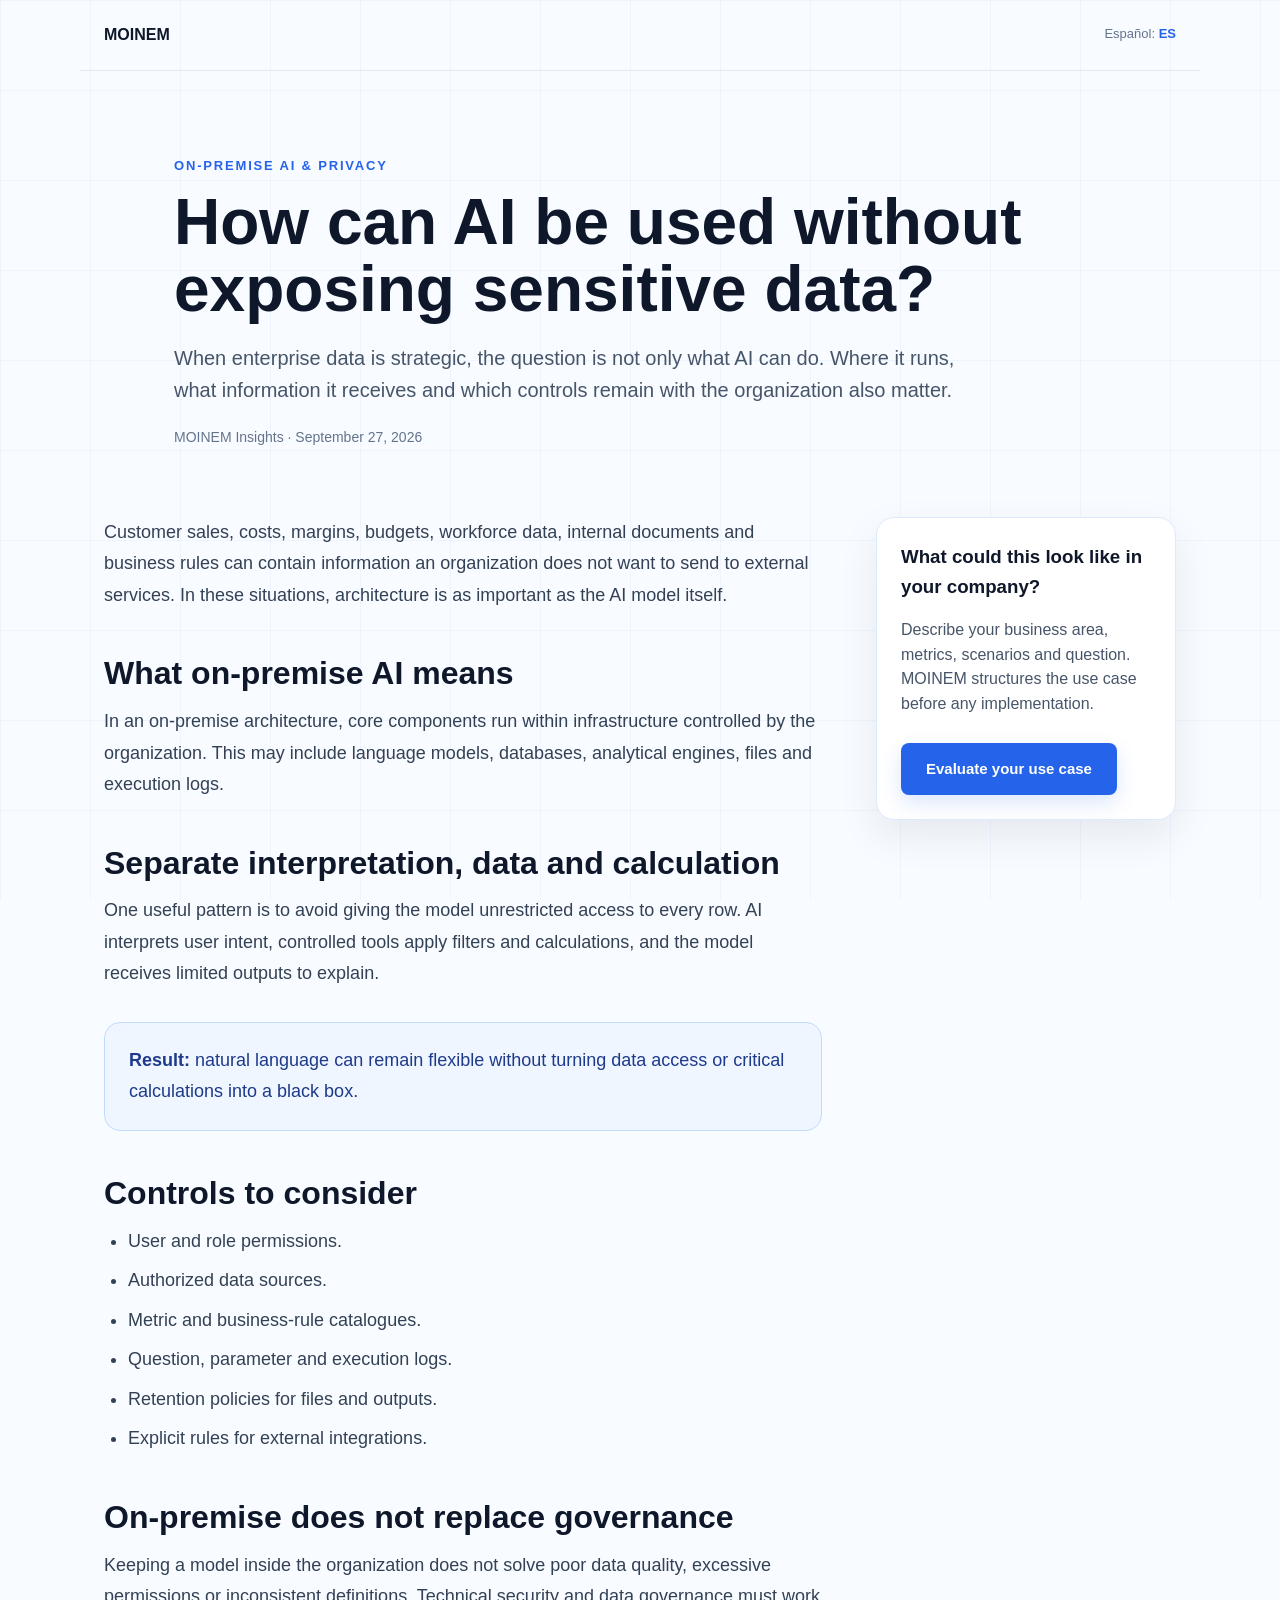
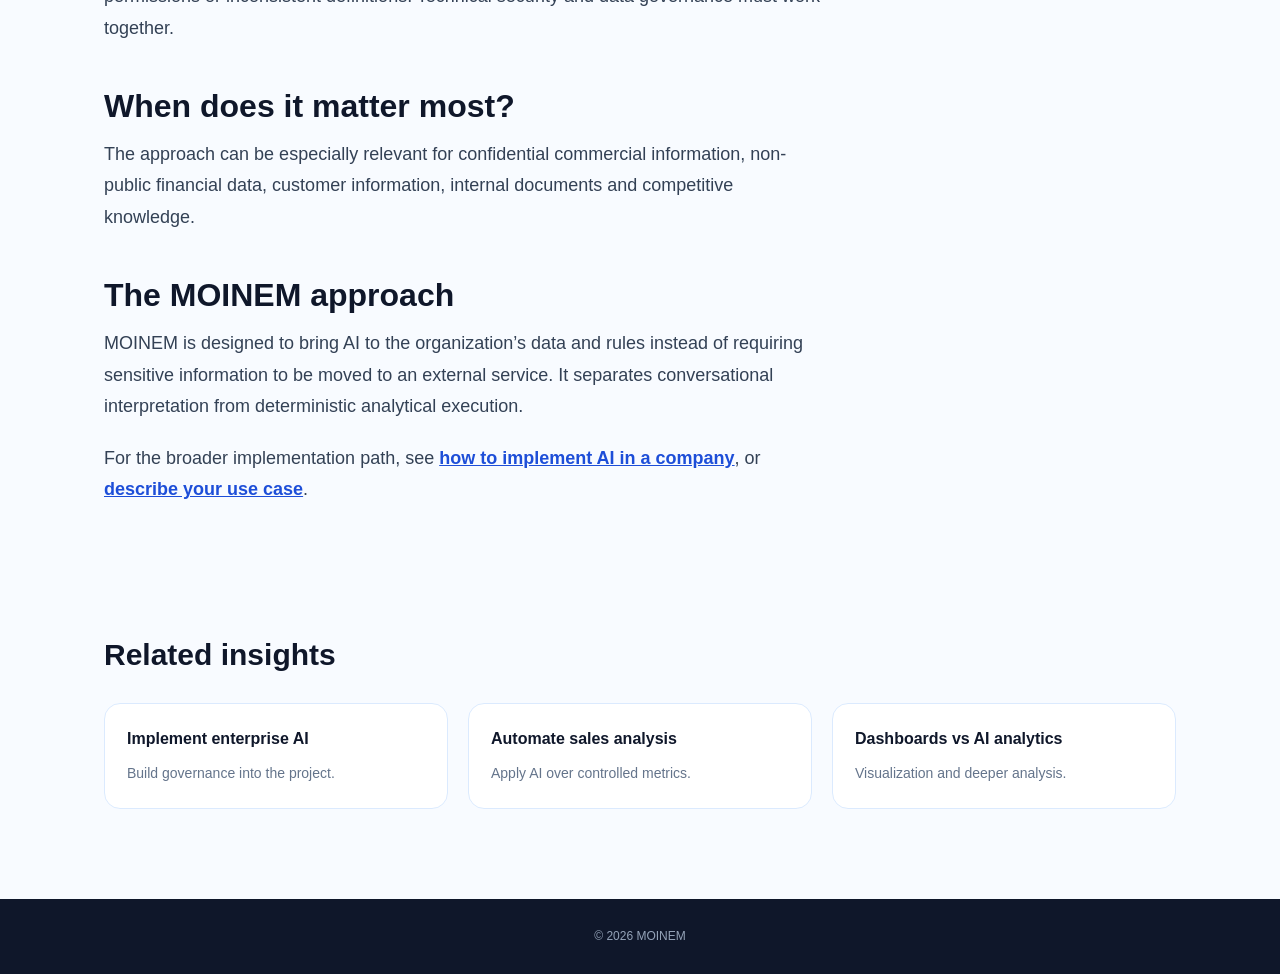
<file: insights/ai-without-exposing-sensitive-data.html>
<!DOCTYPE html>
<html lang="en">
<head>
  <meta charset="UTF-8">
  <meta name="viewport" content="width=device-width, initial-scale=1.0">
  <title>On-Premise AI: Use AI Without Exposing Sensitive Data | MOINEM</title>
  <meta name="description" content="How to use AI without exposing sensitive data using on-premise architecture, access control, business rules, traceability and controlled analytics.">
  <link rel="canonical" href="https://moinem.cl/insights/ai-without-exposing-sensitive-data.html">
  <link rel="alternate" hreflang="es-CL" href="https://moinem.cl/insights/ia-sin-exponer-datos-sensibles.html">
  <link rel="alternate" hreflang="en" href="https://moinem.cl/insights/ai-without-exposing-sensitive-data.html">
  <link rel="alternate" hreflang="x-default" href="https://moinem.cl/insights/ia-sin-exponer-datos-sensibles.html">
  <link rel="stylesheet" href="../css/styles.css">
  <link rel="stylesheet" href="../css/insights.css">
  <script type="application/ld+json">{"@context":"https://schema.org","@graph":[{"@type":"Article","@id":"https://moinem.cl/insights/ai-without-exposing-sensitive-data.html#article","headline":"How can AI be used without exposing sensitive data?","description":"How to use AI without exposing sensitive data using on-premise architecture, access control, business rules, traceability and controlled analytics.","datePublished":"2026-09-27","dateModified":"2026-09-27","inLanguage":"en","mainEntityOfPage":"https://moinem.cl/insights/ai-without-exposing-sensitive-data.html","author":{"@type":"Organization","name":"MOINEM","url":"https://moinem.cl/"},"publisher":{"@type":"Organization","name":"MOINEM","url":"https://moinem.cl/","logo":{"@type":"ImageObject","url":"https://moinem.cl/imagenes/logo/moinem_logo_light3.jpg"}}},{"@type":"BreadcrumbList","itemListElement":[{"@type":"ListItem","position":1,"name":"Home","item":"../index-en.html"},{"@type":"ListItem","position":2,"name":"MOINEM Insights","item":"../index-en.html#insights"},{"@type":"ListItem","position":3,"name":"How can AI be used without exposing sensitive data?","item":"https://moinem.cl/insights/ai-without-exposing-sensitive-data.html"}]}]}</script>
</head>
<body>
  <header class="insight-topbar">
    <a href="../index-en.html">MOINEM</a>
    <span class="lang">Español: <a href="ia-sin-exponer-datos-sensibles.html">ES</a></span>
  </header>
  <main>
    <section class="insight-header">
      <p class="eyebrow">ON-PREMISE AI & PRIVACY</p>
      <h1>How can AI be used without exposing sensitive data?</h1>
      <p class="lead">When enterprise data is strategic, the question is not only what AI can do. Where it runs, what information it receives and which controls remain with the organization also matter.</p>
      <p class="insight-meta">MOINEM Insights · September 27, 2026</p>
    </section>
    <div class="insight-shell">
      <article class="insight-body"><p>Customer sales, costs, margins, budgets, workforce data, internal documents and business rules can contain information an organization does not want to send to external services. In these situations, architecture is as important as the AI model itself.</p>
<h2>What on-premise AI means</h2><p>In an on-premise architecture, core components run within infrastructure controlled by the organization. This may include language models, databases, analytical engines, files and execution logs.</p>
<h2>Separate interpretation, data and calculation</h2><p>One useful pattern is to avoid giving the model unrestricted access to every row. AI interprets user intent, controlled tools apply filters and calculations, and the model receives limited outputs to explain.</p>
<div class="insight-callout"><strong>Result:</strong> natural language can remain flexible without turning data access or critical calculations into a black box.</div>
<h2>Controls to consider</h2><ul><li>User and role permissions.</li><li>Authorized data sources.</li><li>Metric and business-rule catalogues.</li><li>Question, parameter and execution logs.</li><li>Retention policies for files and outputs.</li><li>Explicit rules for external integrations.</li></ul>
<h2>On-premise does not replace governance</h2><p>Keeping a model inside the organization does not solve poor data quality, excessive permissions or inconsistent definitions. Technical security and data governance must work together.</p>
<h2>When does it matter most?</h2><p>The approach can be especially relevant for confidential commercial information, non-public financial data, customer information, internal documents and competitive knowledge.</p>
<h2>The MOINEM approach</h2><p>MOINEM is designed to bring AI to the organization’s data and rules instead of requiring sensitive information to be moved to an external service. It separates conversational interpretation from deterministic analytical execution.</p>
<p>For the broader implementation path, see <a href="how-to-implement-ai-in-a-company.html">how to implement AI in a company</a>, or <a href="../simula-tu-caso-en.html">describe your use case</a>.</p></article>
      <aside class="insight-aside">
        <h3>What could this look like in your company?</h3>
        <p>Describe your business area, metrics, scenarios and question. MOINEM structures the use case before any implementation.</p>
        <a class="primary-cta" href="../simula-tu-caso-en.html">Evaluate your use case</a>
      </aside>
    </div>
    <section class="related-insights">
      <h2>Related insights</h2>
      <div class="related-grid"><a href="how-to-implement-ai-in-a-company.html"><strong>Implement enterprise AI</strong><span>Build governance into the project.</span></a><a href="automate-sales-analysis-with-ai.html"><strong>Automate sales analysis</strong><span>Apply AI over controlled metrics.</span></a><a href="dashboards-vs-ai-analytics.html"><strong>Dashboards vs AI analytics</strong><span>Visualization and deeper analysis.</span></a></div>
    </section>
  </main>
  <footer><p class="copyright">© 2026 MOINEM</p></footer>
</body>
</html>
</file>
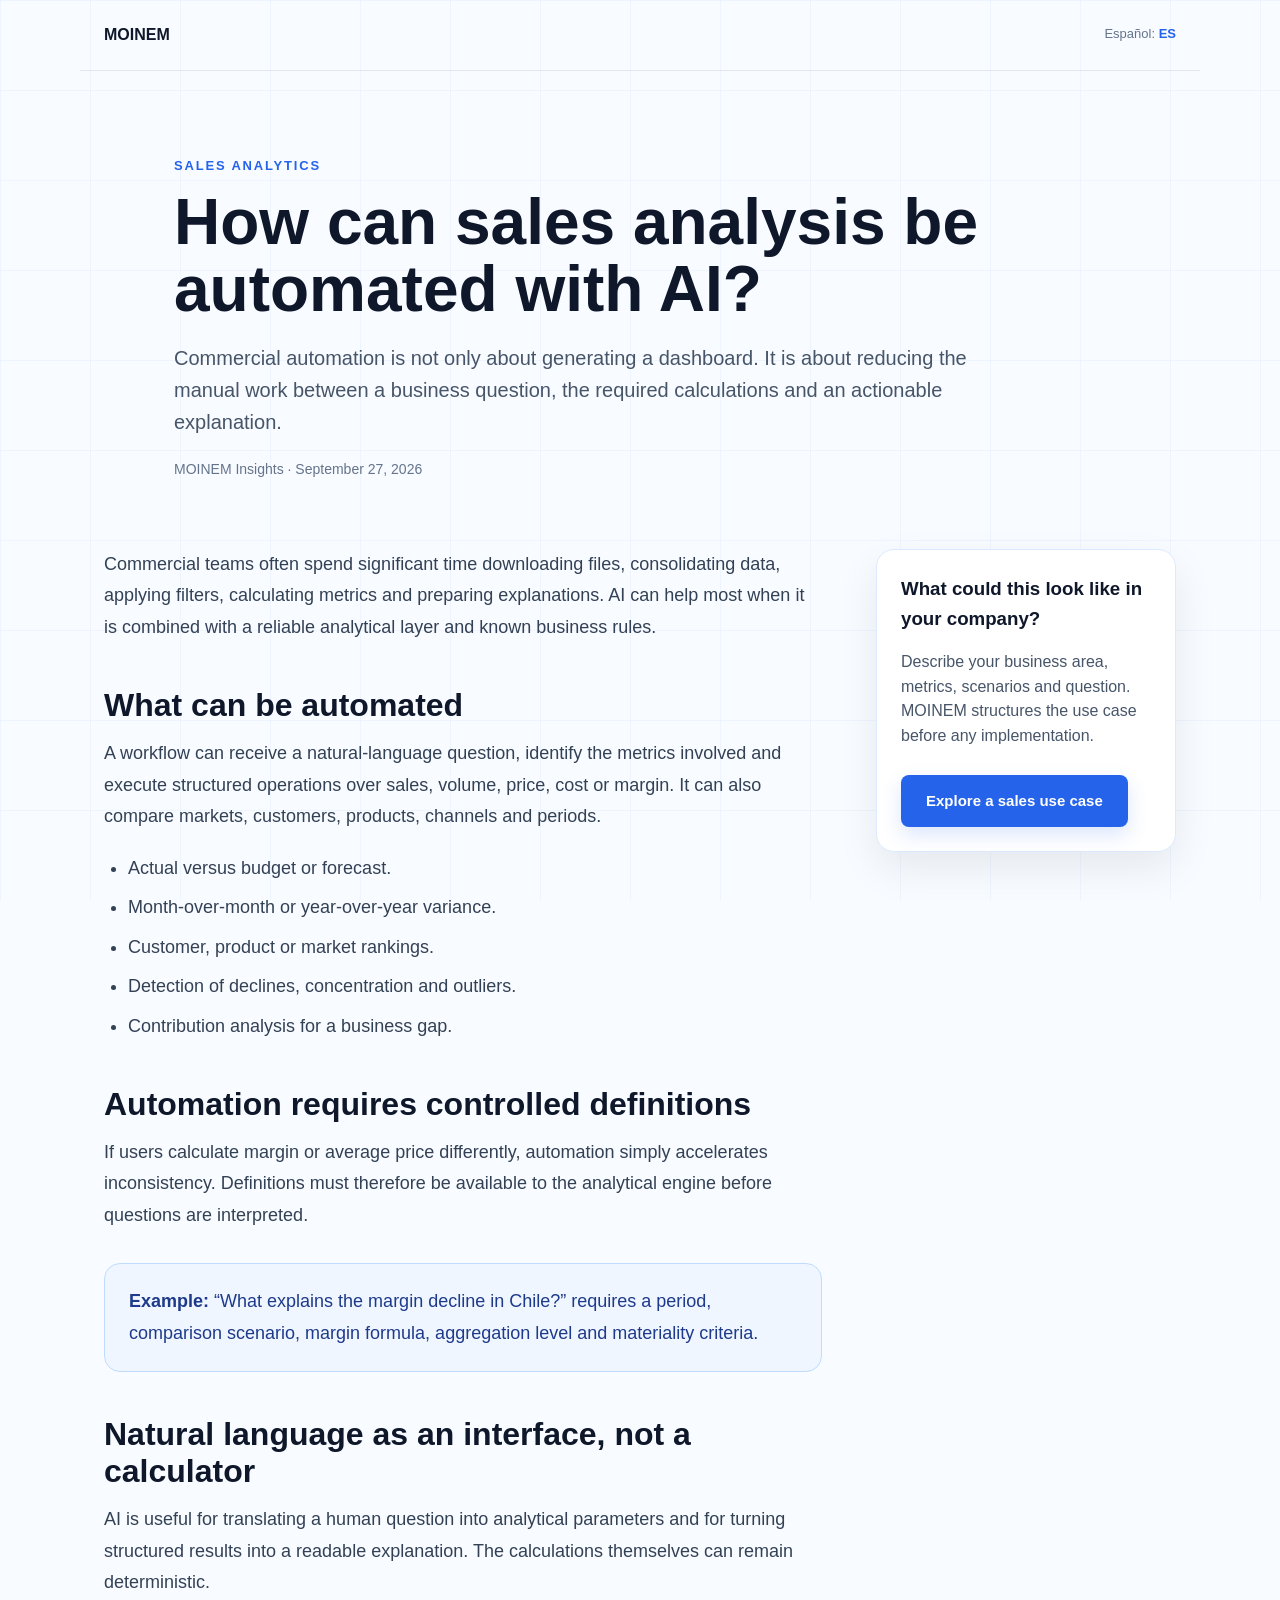
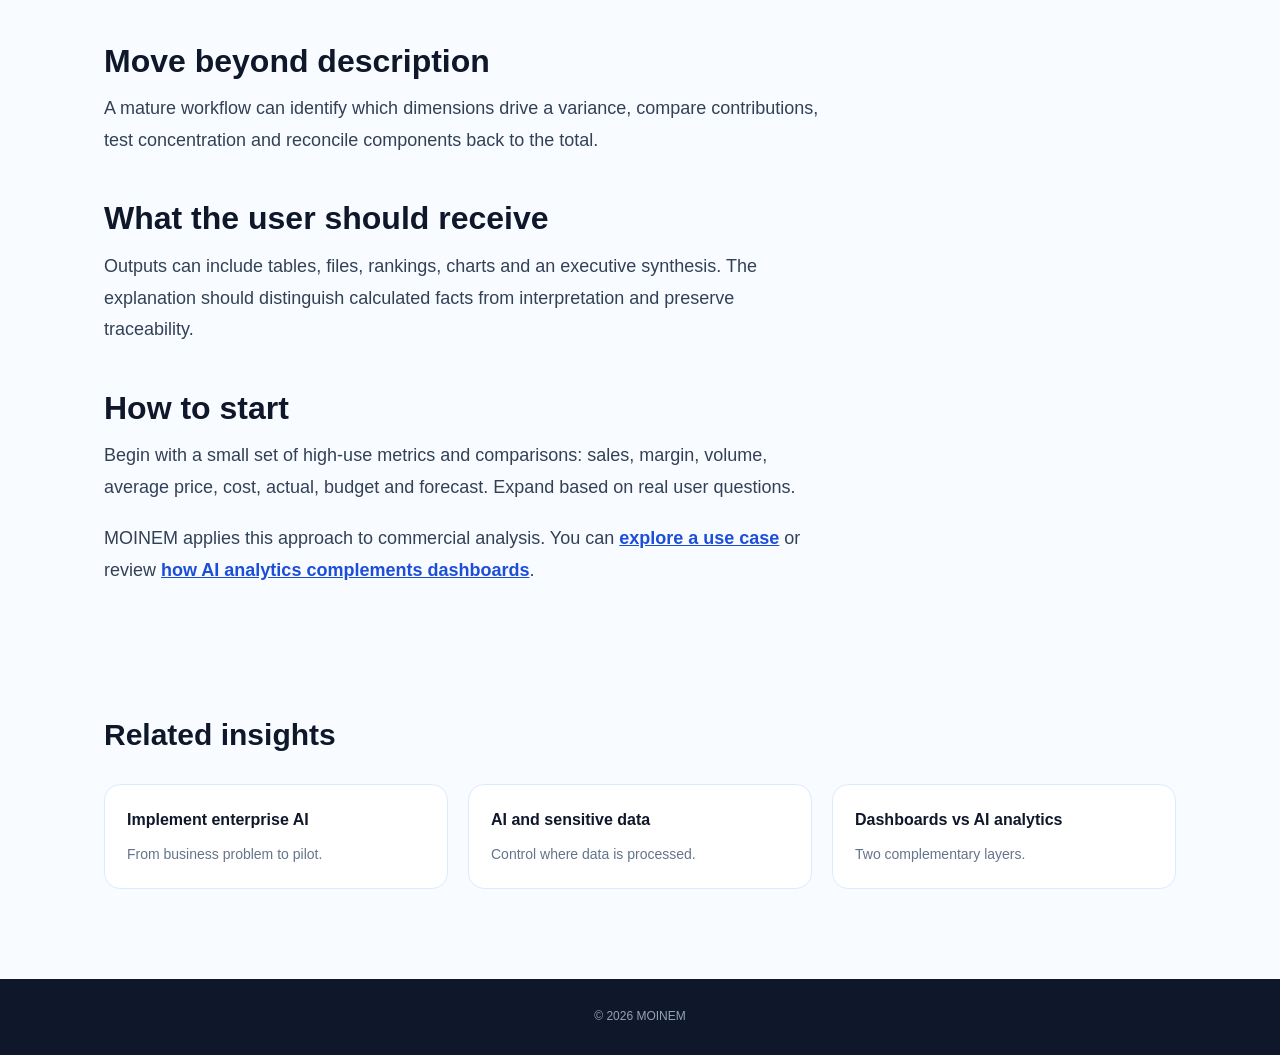
<file: insights/automate-sales-analysis-with-ai.html>
<!DOCTYPE html>
<html lang="en">
<head>
  <meta charset="UTF-8">
  <meta name="viewport" content="width=device-width, initial-scale=1.0">
  <title>How to Automate Sales Analysis with AI | MOINEM</title>
  <meta name="description" content="How to automate sales analysis with AI across revenue, margin, volume, price, customers, products, variances and natural-language questions.">
  <link rel="canonical" href="https://moinem.cl/insights/automate-sales-analysis-with-ai.html">
  <link rel="alternate" hreflang="es-CL" href="https://moinem.cl/insights/automatizar-analisis-comercial-con-ia.html">
  <link rel="alternate" hreflang="en" href="https://moinem.cl/insights/automate-sales-analysis-with-ai.html">
  <link rel="alternate" hreflang="x-default" href="https://moinem.cl/insights/automatizar-analisis-comercial-con-ia.html">
  <link rel="stylesheet" href="../css/styles.css">
  <link rel="stylesheet" href="../css/insights.css">
  <script type="application/ld+json">{"@context":"https://schema.org","@graph":[{"@type":"Article","@id":"https://moinem.cl/insights/automate-sales-analysis-with-ai.html#article","headline":"How can sales analysis be automated with AI?","description":"How to automate sales analysis with AI across revenue, margin, volume, price, customers, products, variances and natural-language questions.","datePublished":"2026-09-27","dateModified":"2026-09-27","inLanguage":"en","mainEntityOfPage":"https://moinem.cl/insights/automate-sales-analysis-with-ai.html","author":{"@type":"Organization","name":"MOINEM","url":"https://moinem.cl/"},"publisher":{"@type":"Organization","name":"MOINEM","url":"https://moinem.cl/","logo":{"@type":"ImageObject","url":"https://moinem.cl/imagenes/logo/moinem_logo_light3.jpg"}}},{"@type":"BreadcrumbList","itemListElement":[{"@type":"ListItem","position":1,"name":"Home","item":"../index-en.html"},{"@type":"ListItem","position":2,"name":"MOINEM Insights","item":"../index-en.html#insights"},{"@type":"ListItem","position":3,"name":"How can sales analysis be automated with AI?","item":"https://moinem.cl/insights/automate-sales-analysis-with-ai.html"}]}]}</script>
</head>
<body>
  <header class="insight-topbar">
    <a href="../index-en.html">MOINEM</a>
    <span class="lang">Español: <a href="automatizar-analisis-comercial-con-ia.html">ES</a></span>
  </header>
  <main>
    <section class="insight-header">
      <p class="eyebrow">SALES ANALYTICS</p>
      <h1>How can sales analysis be automated with AI?</h1>
      <p class="lead">Commercial automation is not only about generating a dashboard. It is about reducing the manual work between a business question, the required calculations and an actionable explanation.</p>
      <p class="insight-meta">MOINEM Insights · September 27, 2026</p>
    </section>
    <div class="insight-shell">
      <article class="insight-body"><p>Commercial teams often spend significant time downloading files, consolidating data, applying filters, calculating metrics and preparing explanations. AI can help most when it is combined with a reliable analytical layer and known business rules.</p>
<h2>What can be automated</h2><p>A workflow can receive a natural-language question, identify the metrics involved and execute structured operations over sales, volume, price, cost or margin. It can also compare markets, customers, products, channels and periods.</p>
<ul><li>Actual versus budget or forecast.</li><li>Month-over-month or year-over-year variance.</li><li>Customer, product or market rankings.</li><li>Detection of declines, concentration and outliers.</li><li>Contribution analysis for a business gap.</li></ul>
<h2>Automation requires controlled definitions</h2><p>If users calculate margin or average price differently, automation simply accelerates inconsistency. Definitions must therefore be available to the analytical engine before questions are interpreted.</p>
<div class="insight-callout"><strong>Example:</strong> “What explains the margin decline in Chile?” requires a period, comparison scenario, margin formula, aggregation level and materiality criteria.</div>
<h2>Natural language as an interface, not a calculator</h2><p>AI is useful for translating a human question into analytical parameters and for turning structured results into a readable explanation. The calculations themselves can remain deterministic.</p>
<h2>Move beyond description</h2><p>A mature workflow can identify which dimensions drive a variance, compare contributions, test concentration and reconcile components back to the total.</p>
<h2>What the user should receive</h2><p>Outputs can include tables, files, rankings, charts and an executive synthesis. The explanation should distinguish calculated facts from interpretation and preserve traceability.</p>
<h2>How to start</h2><p>Begin with a small set of high-use metrics and comparisons: sales, margin, volume, average price, cost, actual, budget and forecast. Expand based on real user questions.</p>
<p>MOINEM applies this approach to commercial analysis. You can <a href="../simula-tu-caso-en.html">explore a use case</a> or review <a href="dashboards-vs-ai-analytics.html">how AI analytics complements dashboards</a>.</p></article>
      <aside class="insight-aside">
        <h3>What could this look like in your company?</h3>
        <p>Describe your business area, metrics, scenarios and question. MOINEM structures the use case before any implementation.</p>
        <a class="primary-cta" href="../simula-tu-caso-en.html">Explore a sales use case</a>
      </aside>
    </div>
    <section class="related-insights">
      <h2>Related insights</h2>
      <div class="related-grid"><a href="how-to-implement-ai-in-a-company.html"><strong>Implement enterprise AI</strong><span>From business problem to pilot.</span></a><a href="ai-without-exposing-sensitive-data.html"><strong>AI and sensitive data</strong><span>Control where data is processed.</span></a><a href="dashboards-vs-ai-analytics.html"><strong>Dashboards vs AI analytics</strong><span>Two complementary layers.</span></a></div>
    </section>
  </main>
  <footer><p class="copyright">© 2026 MOINEM</p></footer>
</body>
</html>
</file>
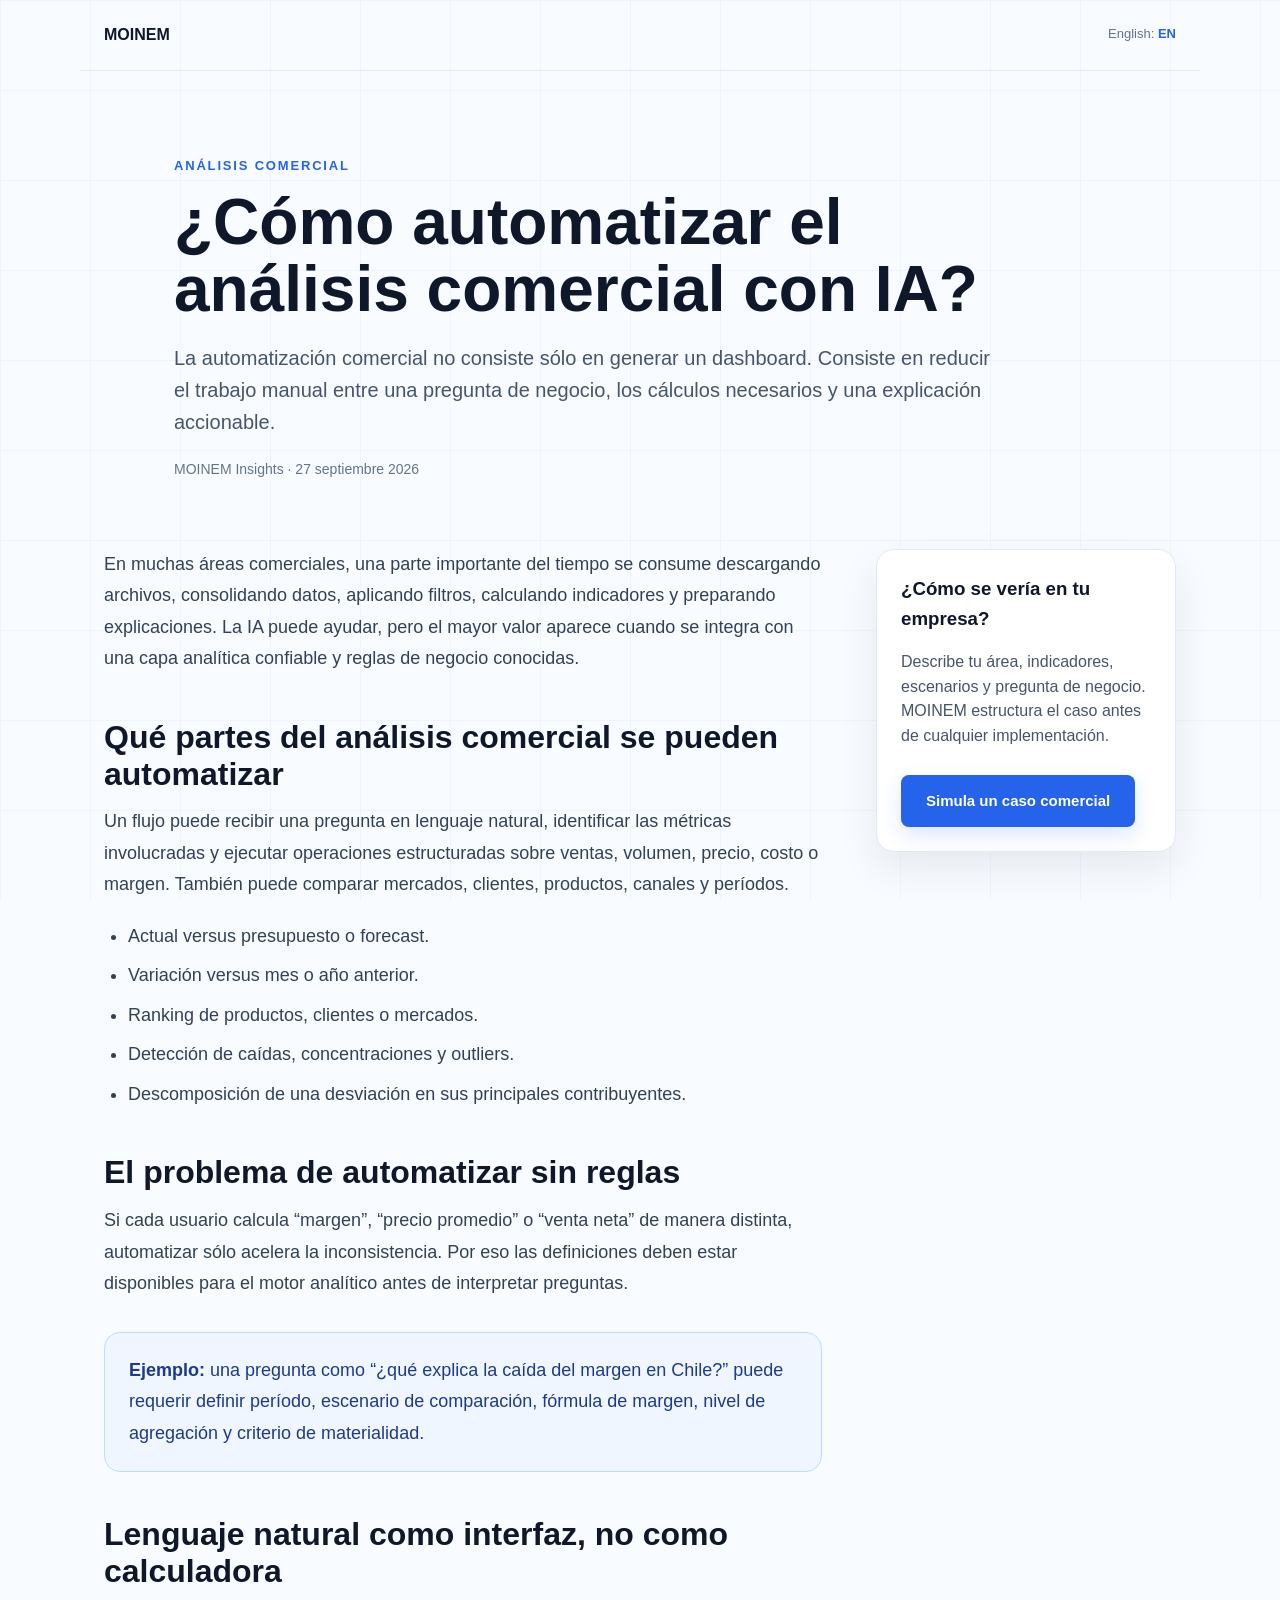
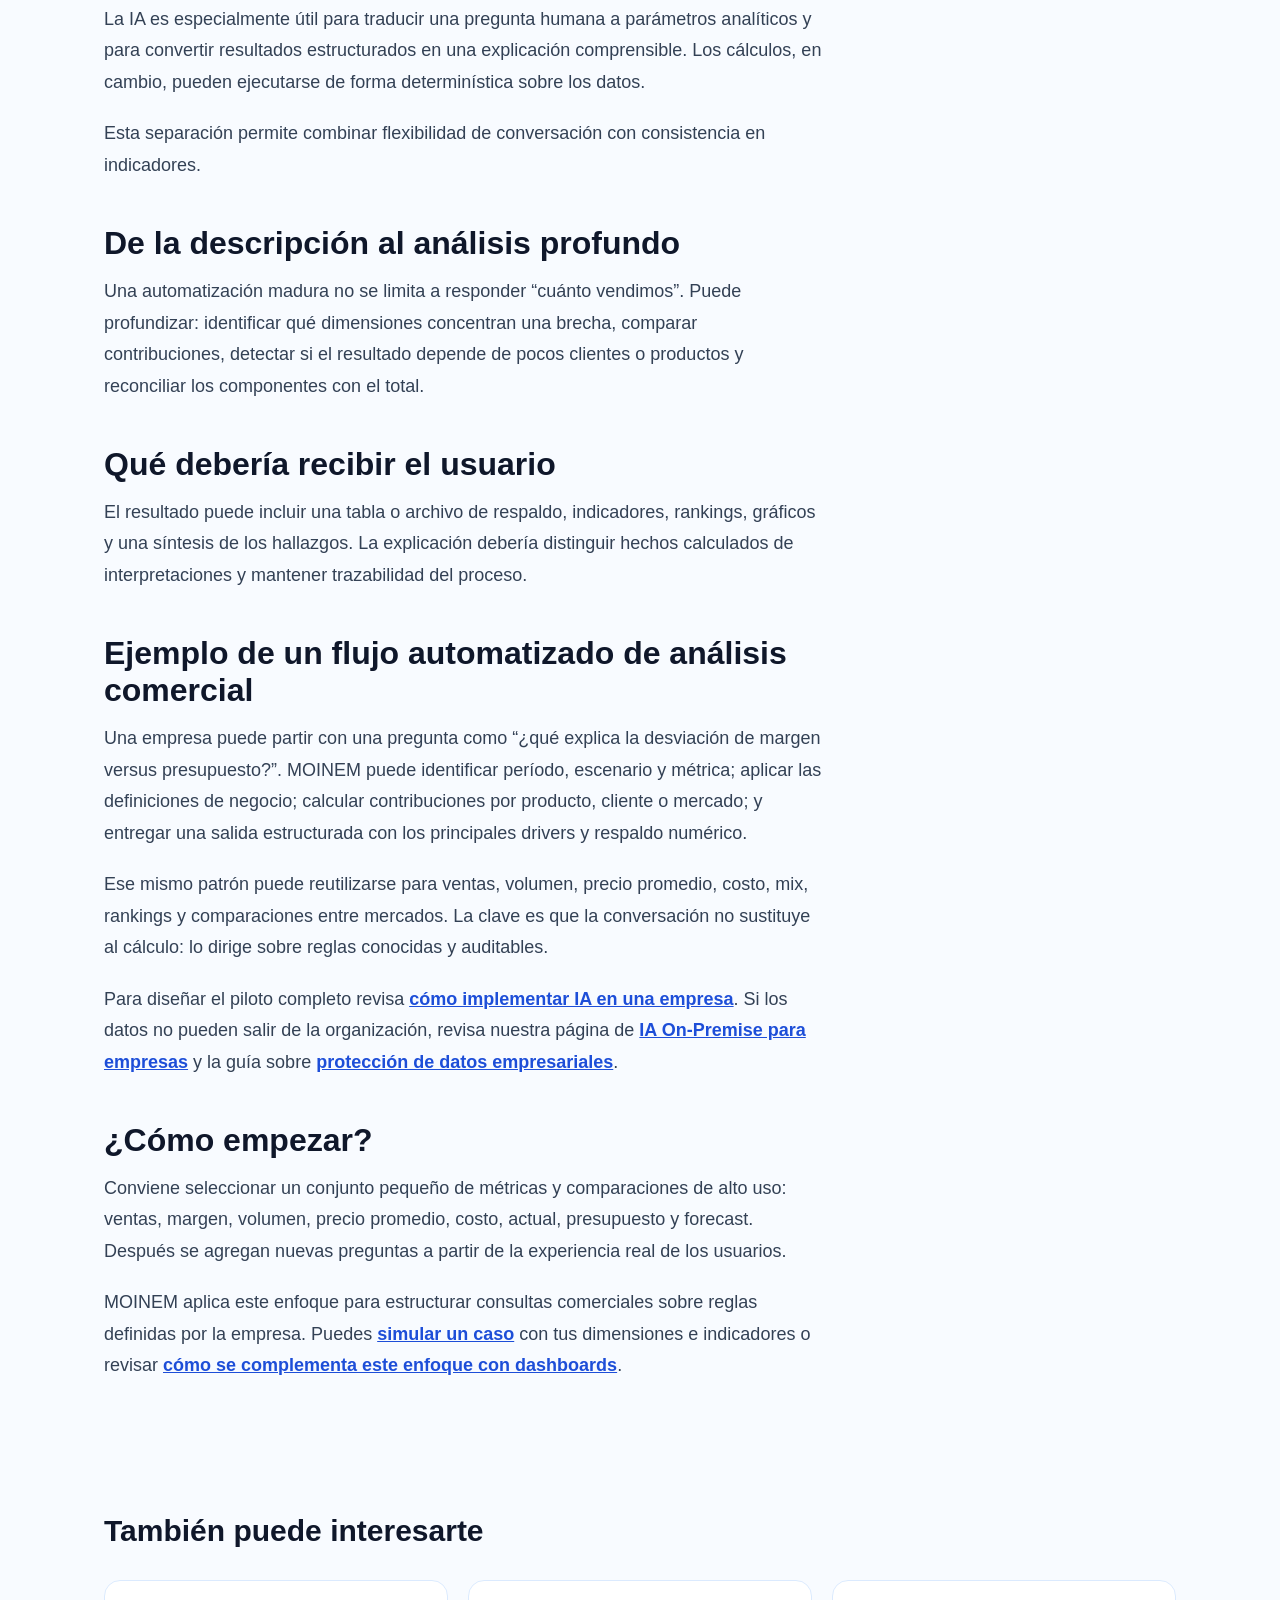
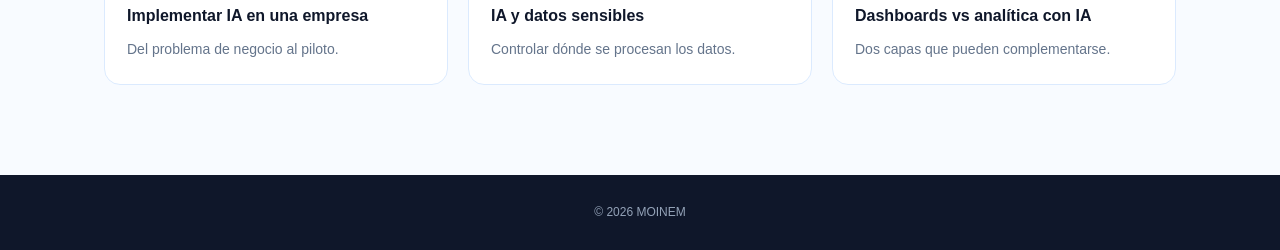
<file: insights/automatizar-analisis-comercial-con-ia.html>
<!DOCTYPE html>
<html lang="es">
<head>
  <meta charset="UTF-8">
  <meta name="viewport" content="width=device-width, initial-scale=1.0">
  <title>Cómo Automatizar el Análisis Comercial con IA | MOINEM</title>
  <meta name="description" content="Cómo automatizar análisis comercial con IA: ventas, margen, volumen, precio, clientes, productos, desviaciones y preguntas en lenguaje natural.">
  <link rel="canonical" href="https://moinem.cl/insights/automatizar-analisis-comercial-con-ia.html">
  <link rel="alternate" hreflang="es-CL" href="https://moinem.cl/insights/automatizar-analisis-comercial-con-ia.html">
  <link rel="alternate" hreflang="en" href="https://moinem.cl/insights/automate-sales-analysis-with-ai.html">
  <link rel="alternate" hreflang="x-default" href="https://moinem.cl/insights/automatizar-analisis-comercial-con-ia.html">
  <link rel="stylesheet" href="../css/styles.css">
  <link rel="stylesheet" href="../css/insights.css">
  <script type="application/ld+json">{"@context":"https://schema.org","@graph":[{"@type":"Article","@id":"https://moinem.cl/insights/automatizar-analisis-comercial-con-ia.html#article","headline":"¿Cómo automatizar el análisis comercial con IA?","description":"Cómo automatizar análisis comercial con IA: ventas, margen, volumen, precio, clientes, productos, desviaciones y preguntas en lenguaje natural.","datePublished":"2026-09-27","dateModified":"2026-09-29","inLanguage":"es-CL","mainEntityOfPage":"https://moinem.cl/insights/automatizar-analisis-comercial-con-ia.html","author":{"@type":"Organization","name":"MOINEM","url":"https://moinem.cl/"},"publisher":{"@type":"Organization","name":"MOINEM","url":"https://moinem.cl/","logo":{"@type":"ImageObject","url":"https://moinem.cl/imagenes/logo/moinem_logo_light3.jpg"}}},{"@type":"BreadcrumbList","itemListElement":[{"@type":"ListItem","position":1,"name":"Inicio","item":"../index.html"},{"@type":"ListItem","position":2,"name":"MOINEM Insights","item":"../index.html#insights"},{"@type":"ListItem","position":3,"name":"¿Cómo automatizar el análisis comercial con IA?","item":"https://moinem.cl/insights/automatizar-analisis-comercial-con-ia.html"}]}]}</script>
</head>
<body>
  <header class="insight-topbar">
    <a href="../index.html">MOINEM</a>
    <span class="lang">English: <a href="automate-sales-analysis-with-ai.html">EN</a></span>
  </header>
  <main>
    <section class="insight-header">
      <p class="eyebrow">ANÁLISIS COMERCIAL</p>
      <h1>¿Cómo automatizar el análisis comercial con IA?</h1>
      <p class="lead">La automatización comercial no consiste sólo en generar un dashboard. Consiste en reducir el trabajo manual entre una pregunta de negocio, los cálculos necesarios y una explicación accionable.</p>
      <p class="insight-meta">MOINEM Insights · 27 septiembre 2026</p>
    </section>
    <div class="insight-shell">
      <article class="insight-body"><p>En muchas áreas comerciales, una parte importante del tiempo se consume descargando archivos, consolidando datos, aplicando filtros, calculando indicadores y preparando explicaciones. La IA puede ayudar, pero el mayor valor aparece cuando se integra con una capa analítica confiable y reglas de negocio conocidas.</p>
<h2>Qué partes del análisis comercial se pueden automatizar</h2>
<p>Un flujo puede recibir una pregunta en lenguaje natural, identificar las métricas involucradas y ejecutar operaciones estructuradas sobre ventas, volumen, precio, costo o margen. También puede comparar mercados, clientes, productos, canales y períodos.</p>
<ul><li>Actual versus presupuesto o forecast.</li><li>Variación versus mes o año anterior.</li><li>Ranking de productos, clientes o mercados.</li><li>Detección de caídas, concentraciones y outliers.</li><li>Descomposición de una desviación en sus principales contribuyentes.</li></ul>
<h2>El problema de automatizar sin reglas</h2>
<p>Si cada usuario calcula “margen”, “precio promedio” o “venta neta” de manera distinta, automatizar sólo acelera la inconsistencia. Por eso las definiciones deben estar disponibles para el motor analítico antes de interpretar preguntas.</p>
<div class="insight-callout"><strong>Ejemplo:</strong> una pregunta como “¿qué explica la caída del margen en Chile?” puede requerir definir período, escenario de comparación, fórmula de margen, nivel de agregación y criterio de materialidad.</div>
<h2>Lenguaje natural como interfaz, no como calculadora</h2>
<p>La IA es especialmente útil para traducir una pregunta humana a parámetros analíticos y para convertir resultados estructurados en una explicación comprensible. Los cálculos, en cambio, pueden ejecutarse de forma determinística sobre los datos.</p>
<p>Esta separación permite combinar flexibilidad de conversación con consistencia en indicadores.</p>
<h2>De la descripción al análisis profundo</h2>
<p>Una automatización madura no se limita a responder “cuánto vendimos”. Puede profundizar: identificar qué dimensiones concentran una brecha, comparar contribuciones, detectar si el resultado depende de pocos clientes o productos y reconciliar los componentes con el total.</p>
<h2>Qué debería recibir el usuario</h2>
<p>El resultado puede incluir una tabla o archivo de respaldo, indicadores, rankings, gráficos y una síntesis de los hallazgos. La explicación debería distinguir hechos calculados de interpretaciones y mantener trazabilidad del proceso.</p>
<h2>Ejemplo de un flujo automatizado de análisis comercial</h2><p>Una empresa puede partir con una pregunta como “¿qué explica la desviación de margen versus presupuesto?”. MOINEM puede identificar período, escenario y métrica; aplicar las definiciones de negocio; calcular contribuciones por producto, cliente o mercado; y entregar una salida estructurada con los principales drivers y respaldo numérico.</p><p>Ese mismo patrón puede reutilizarse para ventas, volumen, precio promedio, costo, mix, rankings y comparaciones entre mercados. La clave es que la conversación no sustituye al cálculo: lo dirige sobre reglas conocidas y auditables.</p><p>Para diseñar el piloto completo revisa <a href="como-implementar-ia-en-una-empresa.html">cómo implementar IA en una empresa</a>. Si los datos no pueden salir de la organización, revisa nuestra página de <a href="../ia-on-premise-empresas.html">IA On-Premise para empresas</a> y la guía sobre <a href="ia-sin-exponer-datos-sensibles.html">protección de datos empresariales</a>.</p><h2>¿Cómo empezar?</h2>
<p>Conviene seleccionar un conjunto pequeño de métricas y comparaciones de alto uso: ventas, margen, volumen, precio promedio, costo, actual, presupuesto y forecast. Después se agregan nuevas preguntas a partir de la experiencia real de los usuarios.</p>
<p>MOINEM aplica este enfoque para estructurar consultas comerciales sobre reglas definidas por la empresa. Puedes <a href="../simula-tu-caso.html">simular un caso</a> con tus dimensiones e indicadores o revisar <a href="dashboards-vs-analitica-con-ia.html">cómo se complementa este enfoque con dashboards</a>.</p></article>
      <aside class="insight-aside">
        <h3>¿Cómo se vería en tu empresa?</h3>
        <p>Describe tu área, indicadores, escenarios y pregunta de negocio. MOINEM estructura el caso antes de cualquier implementación.</p>
        <a class="primary-cta" href="../simula-tu-caso.html">Simula un caso comercial</a>
      </aside>
    </div>
    <section class="related-insights">
      <h2>También puede interesarte</h2>
      <div class="related-grid"><a href="como-implementar-ia-en-una-empresa.html"><strong>Implementar IA en una empresa</strong><span>Del problema de negocio al piloto.</span></a><a href="ia-sin-exponer-datos-sensibles.html"><strong>IA y datos sensibles</strong><span>Controlar dónde se procesan los datos.</span></a><a href="dashboards-vs-analitica-con-ia.html"><strong>Dashboards vs analítica con IA</strong><span>Dos capas que pueden complementarse.</span></a></div>
    </section>
  </main>
  <footer><p class="copyright">© 2026 MOINEM</p></footer>
</body>
</html>
</file>
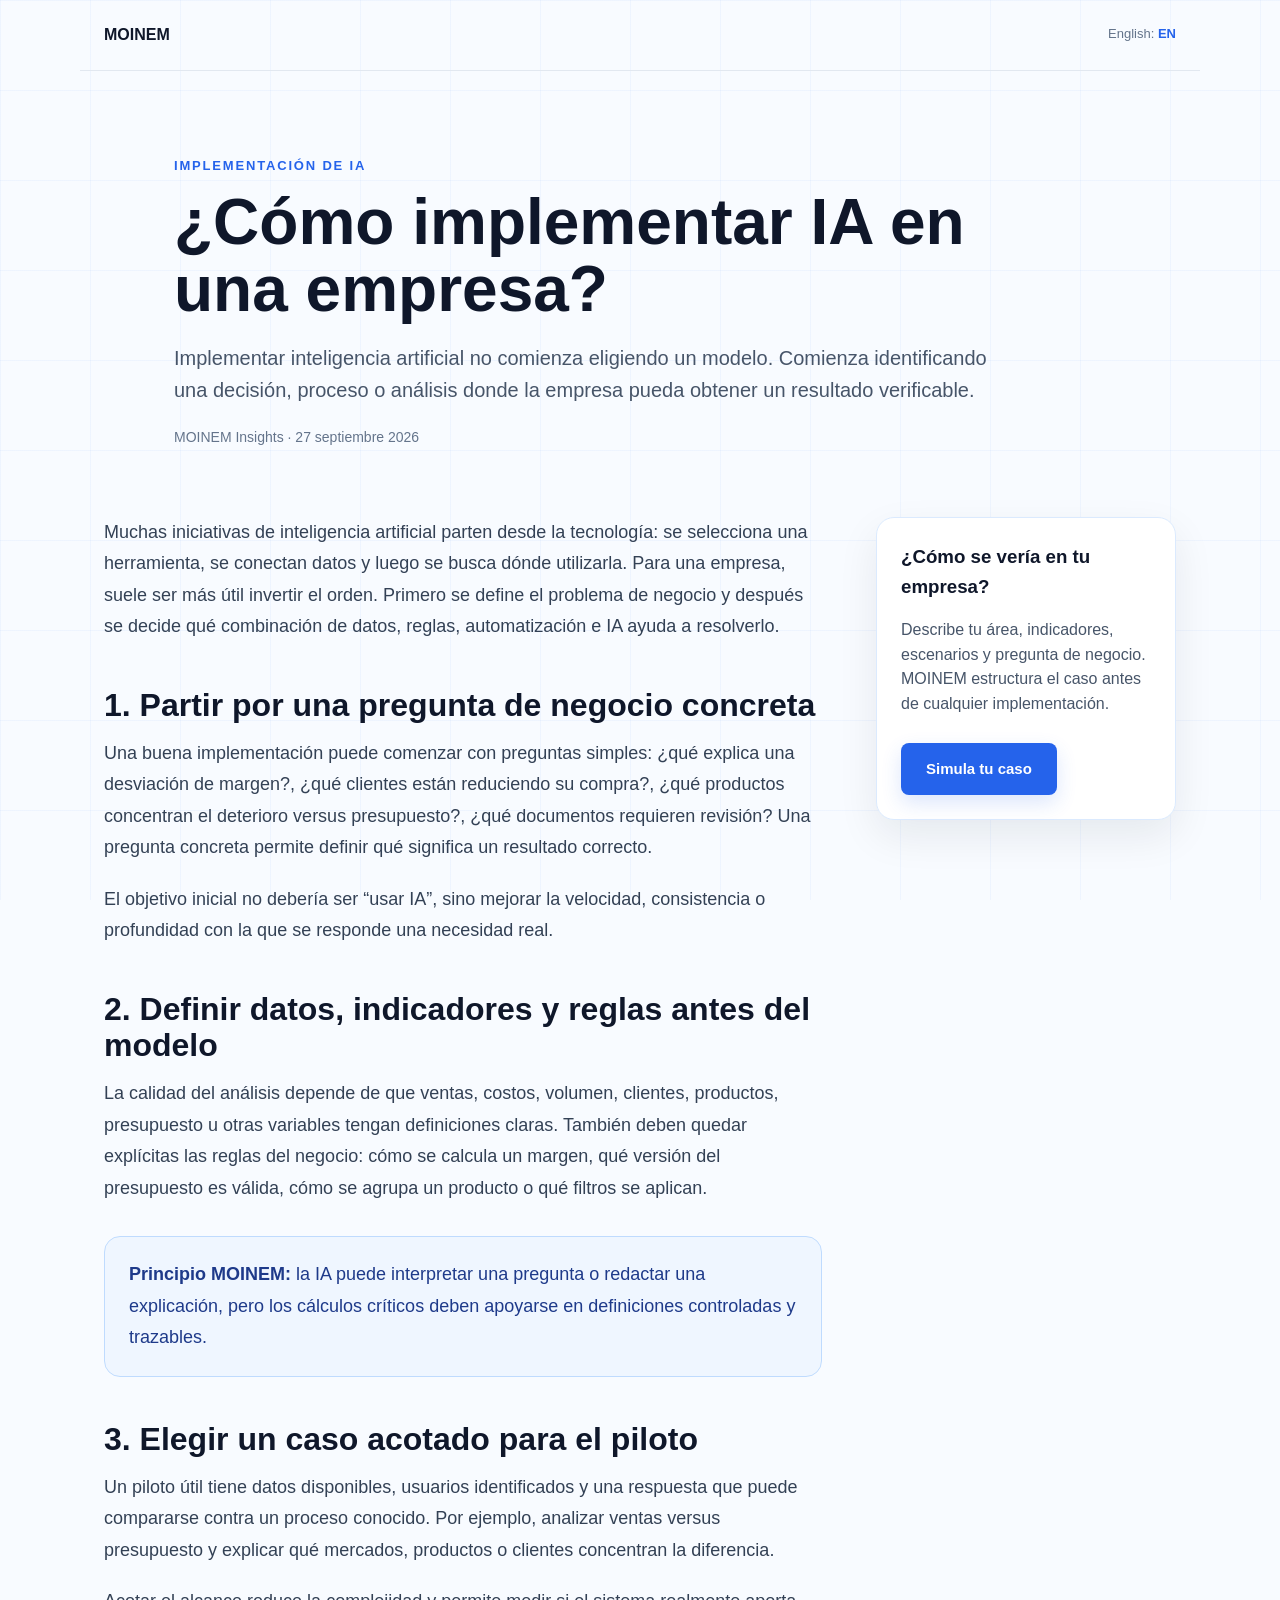
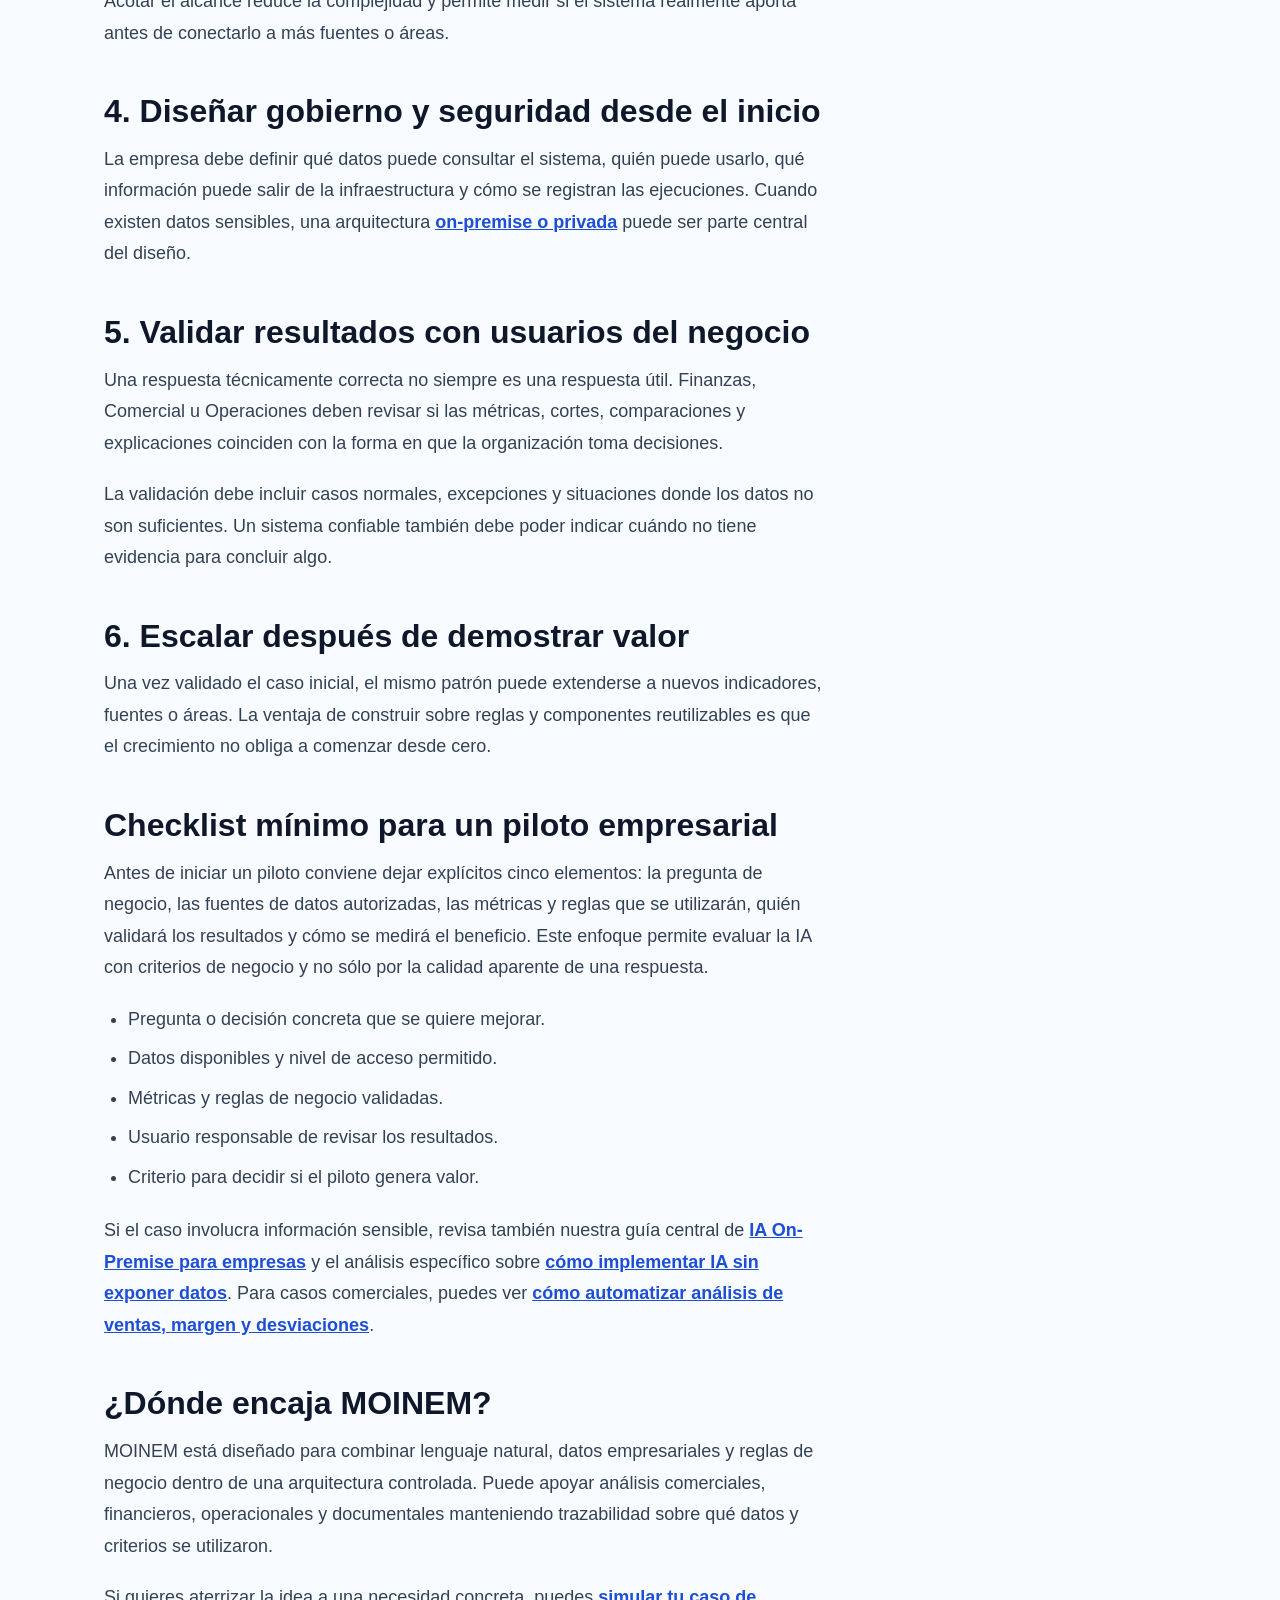
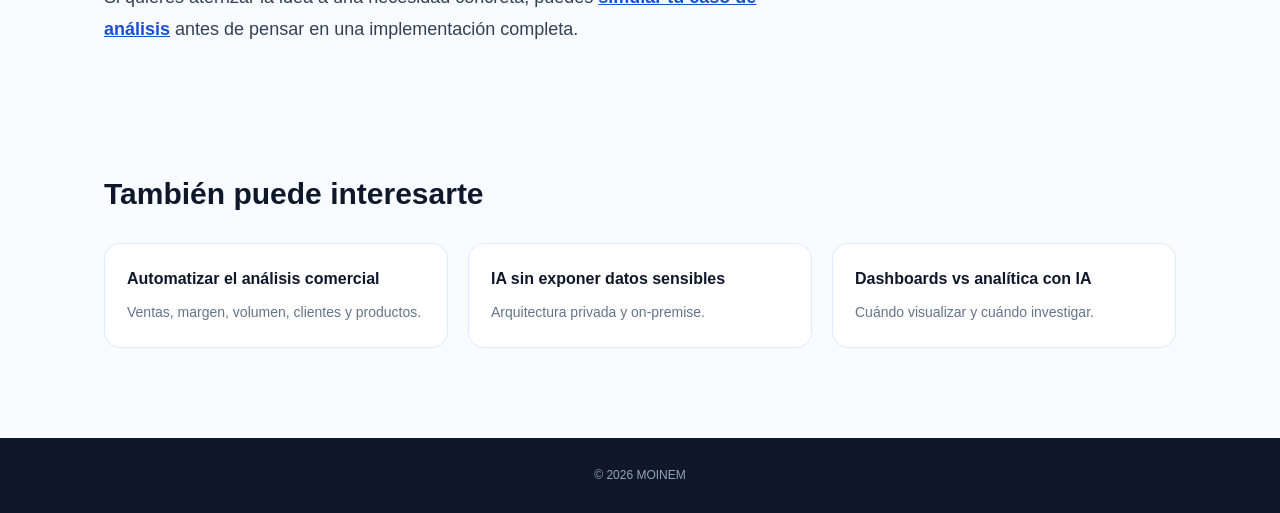
<file: insights/como-implementar-ia-en-una-empresa.html>
<!DOCTYPE html>
<html lang="es">
<head>
  <meta charset="UTF-8">
  <meta name="viewport" content="width=device-width, initial-scale=1.0">
  <title>Cómo Implementar IA en una Empresa: Guía Práctica | MOINEM</title>
  <meta name="description" content="Guía práctica para implementar IA en una empresa: problema de negocio, datos, reglas, gobierno, piloto, validación y despliegue controlado.">
  <link rel="canonical" href="https://moinem.cl/insights/como-implementar-ia-en-una-empresa.html">
  <link rel="alternate" hreflang="es-CL" href="https://moinem.cl/insights/como-implementar-ia-en-una-empresa.html">
  <link rel="alternate" hreflang="en" href="https://moinem.cl/insights/how-to-implement-ai-in-a-company.html">
  <link rel="alternate" hreflang="x-default" href="https://moinem.cl/insights/como-implementar-ia-en-una-empresa.html">
  <link rel="stylesheet" href="../css/styles.css">
  <link rel="stylesheet" href="../css/insights.css">
  <script type="application/ld+json">{"@context":"https://schema.org","@graph":[{"@type":"Article","@id":"https://moinem.cl/insights/como-implementar-ia-en-una-empresa.html#article","headline":"¿Cómo implementar IA en una empresa?","description":"Guía práctica para implementar IA en una empresa: problema de negocio, datos, reglas, gobierno, piloto, validación y despliegue controlado.","datePublished":"2026-09-27","dateModified":"2026-09-29","inLanguage":"es-CL","mainEntityOfPage":"https://moinem.cl/insights/como-implementar-ia-en-una-empresa.html","author":{"@type":"Organization","name":"MOINEM","url":"https://moinem.cl/"},"publisher":{"@type":"Organization","name":"MOINEM","url":"https://moinem.cl/","logo":{"@type":"ImageObject","url":"https://moinem.cl/imagenes/logo/moinem_logo_light3.jpg"}}},{"@type":"BreadcrumbList","itemListElement":[{"@type":"ListItem","position":1,"name":"Inicio","item":"../index.html"},{"@type":"ListItem","position":2,"name":"MOINEM Insights","item":"../index.html#insights"},{"@type":"ListItem","position":3,"name":"¿Cómo implementar IA en una empresa?","item":"https://moinem.cl/insights/como-implementar-ia-en-una-empresa.html"}]}]}</script>
</head>
<body>
  <header class="insight-topbar">
    <a href="../index.html">MOINEM</a>
    <span class="lang">English: <a href="how-to-implement-ai-in-a-company.html">EN</a></span>
  </header>
  <main>
    <section class="insight-header">
      <p class="eyebrow">IMPLEMENTACIÓN DE IA</p>
      <h1>¿Cómo implementar IA en una empresa?</h1>
      <p class="lead">Implementar inteligencia artificial no comienza eligiendo un modelo. Comienza identificando una decisión, proceso o análisis donde la empresa pueda obtener un resultado verificable.</p>
      <p class="insight-meta">MOINEM Insights · 27 septiembre 2026</p>
    </section>
    <div class="insight-shell">
      <article class="insight-body"><p>Muchas iniciativas de inteligencia artificial parten desde la tecnología: se selecciona una herramienta, se conectan datos y luego se busca dónde utilizarla. Para una empresa, suele ser más útil invertir el orden. Primero se define el problema de negocio y después se decide qué combinación de datos, reglas, automatización e IA ayuda a resolverlo.</p>
<h2>1. Partir por una pregunta de negocio concreta</h2>
<p>Una buena implementación puede comenzar con preguntas simples: ¿qué explica una desviación de margen?, ¿qué clientes están reduciendo su compra?, ¿qué productos concentran el deterioro versus presupuesto?, ¿qué documentos requieren revisión? Una pregunta concreta permite definir qué significa un resultado correcto.</p>
<p>El objetivo inicial no debería ser “usar IA”, sino mejorar la velocidad, consistencia o profundidad con la que se responde una necesidad real.</p>
<h2>2. Definir datos, indicadores y reglas antes del modelo</h2>
<p>La calidad del análisis depende de que ventas, costos, volumen, clientes, productos, presupuesto u otras variables tengan definiciones claras. También deben quedar explícitas las reglas del negocio: cómo se calcula un margen, qué versión del presupuesto es válida, cómo se agrupa un producto o qué filtros se aplican.</p>
<div class="insight-callout"><strong>Principio MOINEM:</strong> la IA puede interpretar una pregunta o redactar una explicación, pero los cálculos críticos deben apoyarse en definiciones controladas y trazables.</div>
<h2>3. Elegir un caso acotado para el piloto</h2>
<p>Un piloto útil tiene datos disponibles, usuarios identificados y una respuesta que puede compararse contra un proceso conocido. Por ejemplo, analizar ventas versus presupuesto y explicar qué mercados, productos o clientes concentran la diferencia.</p>
<p>Acotar el alcance reduce la complejidad y permite medir si el sistema realmente aporta antes de conectarlo a más fuentes o áreas.</p>
<h2>4. Diseñar gobierno y seguridad desde el inicio</h2>
<p>La empresa debe definir qué datos puede consultar el sistema, quién puede usarlo, qué información puede salir de la infraestructura y cómo se registran las ejecuciones. Cuando existen datos sensibles, una arquitectura <a href="ia-sin-exponer-datos-sensibles.html">on-premise o privada</a> puede ser parte central del diseño.</p>
<h2>5. Validar resultados con usuarios del negocio</h2>
<p>Una respuesta técnicamente correcta no siempre es una respuesta útil. Finanzas, Comercial u Operaciones deben revisar si las métricas, cortes, comparaciones y explicaciones coinciden con la forma en que la organización toma decisiones.</p>
<p>La validación debe incluir casos normales, excepciones y situaciones donde los datos no son suficientes. Un sistema confiable también debe poder indicar cuándo no tiene evidencia para concluir algo.</p>
<h2>6. Escalar después de demostrar valor</h2>
<p>Una vez validado el caso inicial, el mismo patrón puede extenderse a nuevos indicadores, fuentes o áreas. La ventaja de construir sobre reglas y componentes reutilizables es que el crecimiento no obliga a comenzar desde cero.</p>
<h2>Checklist mínimo para un piloto empresarial</h2><p>Antes de iniciar un piloto conviene dejar explícitos cinco elementos: la pregunta de negocio, las fuentes de datos autorizadas, las métricas y reglas que se utilizarán, quién validará los resultados y cómo se medirá el beneficio. Este enfoque permite evaluar la IA con criterios de negocio y no sólo por la calidad aparente de una respuesta.</p><ul><li>Pregunta o decisión concreta que se quiere mejorar.</li><li>Datos disponibles y nivel de acceso permitido.</li><li>Métricas y reglas de negocio validadas.</li><li>Usuario responsable de revisar los resultados.</li><li>Criterio para decidir si el piloto genera valor.</li></ul><p>Si el caso involucra información sensible, revisa también nuestra guía central de <a href="../ia-on-premise-empresas.html">IA On-Premise para empresas</a> y el análisis específico sobre <a href="ia-sin-exponer-datos-sensibles.html">cómo implementar IA sin exponer datos</a>. Para casos comerciales, puedes ver <a href="automatizar-analisis-comercial-con-ia.html">cómo automatizar análisis de ventas, margen y desviaciones</a>.</p><h2>¿Dónde encaja MOINEM?</h2>
<p>MOINEM está diseñado para combinar lenguaje natural, datos empresariales y reglas de negocio dentro de una arquitectura controlada. Puede apoyar análisis comerciales, financieros, operacionales y documentales manteniendo trazabilidad sobre qué datos y criterios se utilizaron.</p>
<p>Si quieres aterrizar la idea a una necesidad concreta, puedes <a href="../simula-tu-caso.html">simular tu caso de análisis</a> antes de pensar en una implementación completa.</p></article>
      <aside class="insight-aside">
        <h3>¿Cómo se vería en tu empresa?</h3>
        <p>Describe tu área, indicadores, escenarios y pregunta de negocio. MOINEM estructura el caso antes de cualquier implementación.</p>
        <a class="primary-cta" href="../simula-tu-caso.html">Simula tu caso</a>
      </aside>
    </div>
    <section class="related-insights">
      <h2>También puede interesarte</h2>
      <div class="related-grid"><a href="automatizar-analisis-comercial-con-ia.html"><strong>Automatizar el análisis comercial</strong><span>Ventas, margen, volumen, clientes y productos.</span></a><a href="ia-sin-exponer-datos-sensibles.html"><strong>IA sin exponer datos sensibles</strong><span>Arquitectura privada y on-premise.</span></a><a href="dashboards-vs-analitica-con-ia.html"><strong>Dashboards vs analítica con IA</strong><span>Cuándo visualizar y cuándo investigar.</span></a></div>
    </section>
  </main>
  <footer><p class="copyright">© 2026 MOINEM</p></footer>
</body>
</html>
</file>
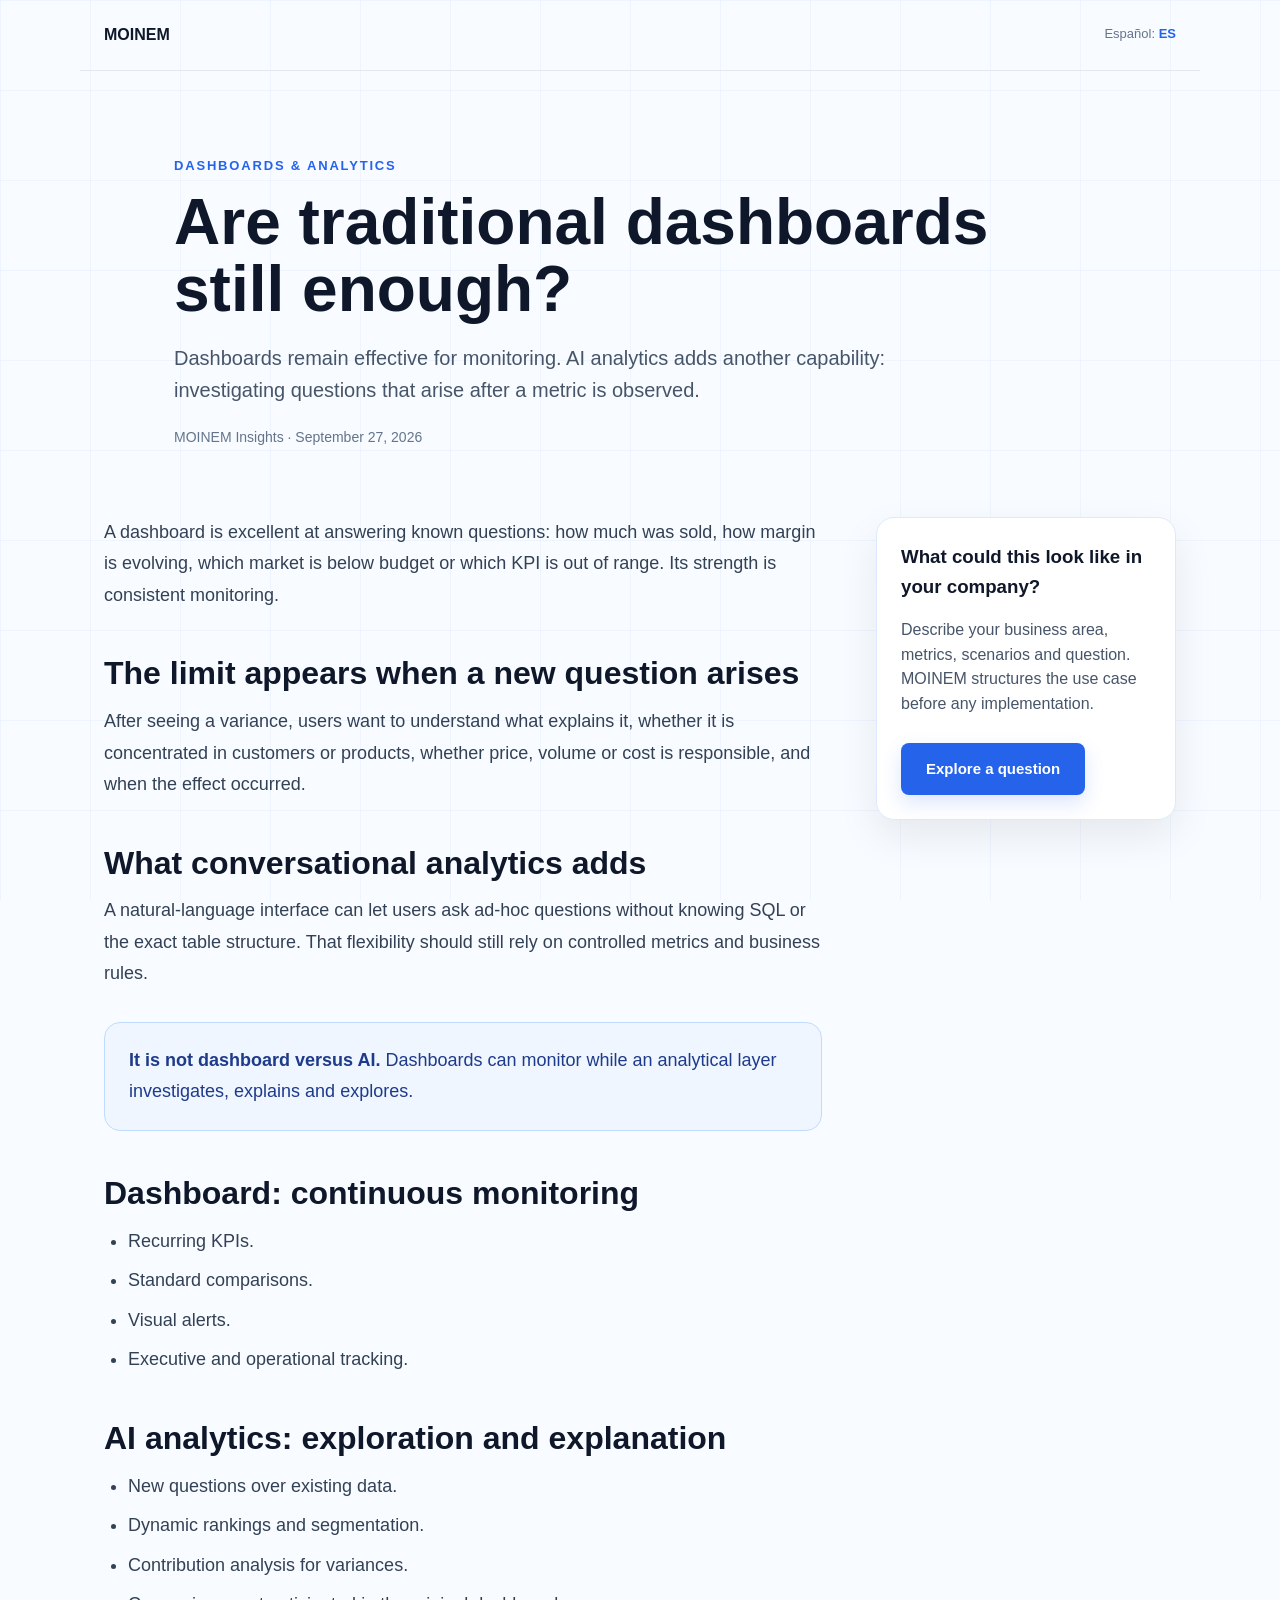
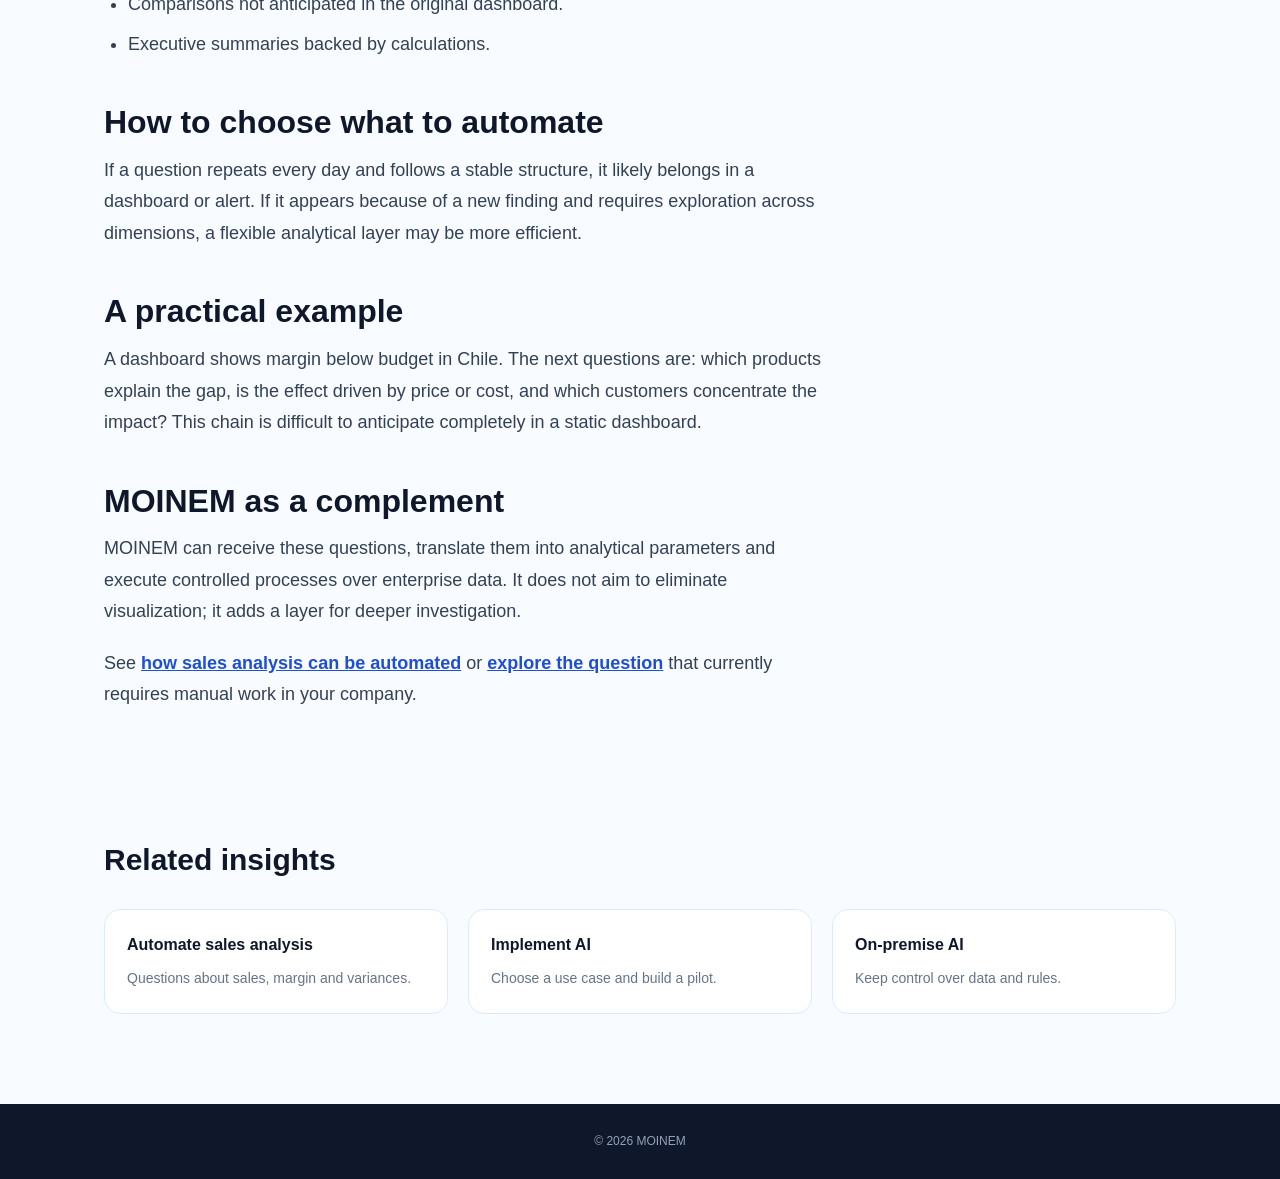
<file: insights/dashboards-vs-ai-analytics.html>
<!DOCTYPE html>
<html lang="en">
<head>
  <meta charset="UTF-8">
  <meta name="viewport" content="width=device-width, initial-scale=1.0">
  <title>Dashboards vs AI Analytics: What Companies Need | MOINEM</title>
  <meta name="description" content="Dashboards and AI analytics are not direct substitutes. Learn when to use visualization, natural-language questions and deeper cause analysis.">
  <link rel="canonical" href="https://moinem.cl/insights/dashboards-vs-ai-analytics.html">
  <link rel="alternate" hreflang="es-CL" href="https://moinem.cl/insights/dashboards-vs-analitica-con-ia.html">
  <link rel="alternate" hreflang="en" href="https://moinem.cl/insights/dashboards-vs-ai-analytics.html">
  <link rel="alternate" hreflang="x-default" href="https://moinem.cl/insights/dashboards-vs-analitica-con-ia.html">
  <link rel="stylesheet" href="../css/styles.css">
  <link rel="stylesheet" href="../css/insights.css">
  <script type="application/ld+json">{"@context":"https://schema.org","@graph":[{"@type":"Article","@id":"https://moinem.cl/insights/dashboards-vs-ai-analytics.html#article","headline":"Are traditional dashboards still enough?","description":"Dashboards and AI analytics are not direct substitutes. Learn when to use visualization, natural-language questions and deeper cause analysis.","datePublished":"2026-09-27","dateModified":"2026-09-27","inLanguage":"en","mainEntityOfPage":"https://moinem.cl/insights/dashboards-vs-ai-analytics.html","author":{"@type":"Organization","name":"MOINEM","url":"https://moinem.cl/"},"publisher":{"@type":"Organization","name":"MOINEM","url":"https://moinem.cl/","logo":{"@type":"ImageObject","url":"https://moinem.cl/imagenes/logo/moinem_logo_light3.jpg"}}},{"@type":"BreadcrumbList","itemListElement":[{"@type":"ListItem","position":1,"name":"Home","item":"../index-en.html"},{"@type":"ListItem","position":2,"name":"MOINEM Insights","item":"../index-en.html#insights"},{"@type":"ListItem","position":3,"name":"Are traditional dashboards still enough?","item":"https://moinem.cl/insights/dashboards-vs-ai-analytics.html"}]}]}</script>
</head>
<body>
  <header class="insight-topbar">
    <a href="../index-en.html">MOINEM</a>
    <span class="lang">Español: <a href="dashboards-vs-analitica-con-ia.html">ES</a></span>
  </header>
  <main>
    <section class="insight-header">
      <p class="eyebrow">DASHBOARDS & ANALYTICS</p>
      <h1>Are traditional dashboards still enough?</h1>
      <p class="lead">Dashboards remain effective for monitoring. AI analytics adds another capability: investigating questions that arise after a metric is observed.</p>
      <p class="insight-meta">MOINEM Insights · September 27, 2026</p>
    </section>
    <div class="insight-shell">
      <article class="insight-body"><p>A dashboard is excellent at answering known questions: how much was sold, how margin is evolving, which market is below budget or which KPI is out of range. Its strength is consistent monitoring.</p>
<h2>The limit appears when a new question arises</h2><p>After seeing a variance, users want to understand what explains it, whether it is concentrated in customers or products, whether price, volume or cost is responsible, and when the effect occurred.</p>
<h2>What conversational analytics adds</h2><p>A natural-language interface can let users ask ad-hoc questions without knowing SQL or the exact table structure. That flexibility should still rely on controlled metrics and business rules.</p>
<div class="insight-callout"><strong>It is not dashboard versus AI.</strong> Dashboards can monitor while an analytical layer investigates, explains and explores.</div>
<h2>Dashboard: continuous monitoring</h2><ul><li>Recurring KPIs.</li><li>Standard comparisons.</li><li>Visual alerts.</li><li>Executive and operational tracking.</li></ul>
<h2>AI analytics: exploration and explanation</h2><ul><li>New questions over existing data.</li><li>Dynamic rankings and segmentation.</li><li>Contribution analysis for variances.</li><li>Comparisons not anticipated in the original dashboard.</li><li>Executive summaries backed by calculations.</li></ul>
<h2>How to choose what to automate</h2><p>If a question repeats every day and follows a stable structure, it likely belongs in a dashboard or alert. If it appears because of a new finding and requires exploration across dimensions, a flexible analytical layer may be more efficient.</p>
<h2>A practical example</h2><p>A dashboard shows margin below budget in Chile. The next questions are: which products explain the gap, is the effect driven by price or cost, and which customers concentrate the impact? This chain is difficult to anticipate completely in a static dashboard.</p>
<h2>MOINEM as a complement</h2><p>MOINEM can receive these questions, translate them into analytical parameters and execute controlled processes over enterprise data. It does not aim to eliminate visualization; it adds a layer for deeper investigation.</p>
<p>See <a href="automate-sales-analysis-with-ai.html">how sales analysis can be automated</a> or <a href="../simula-tu-caso-en.html">explore the question</a> that currently requires manual work in your company.</p></article>
      <aside class="insight-aside">
        <h3>What could this look like in your company?</h3>
        <p>Describe your business area, metrics, scenarios and question. MOINEM structures the use case before any implementation.</p>
        <a class="primary-cta" href="../simula-tu-caso-en.html">Explore a question</a>
      </aside>
    </div>
    <section class="related-insights">
      <h2>Related insights</h2>
      <div class="related-grid"><a href="automate-sales-analysis-with-ai.html"><strong>Automate sales analysis</strong><span>Questions about sales, margin and variances.</span></a><a href="how-to-implement-ai-in-a-company.html"><strong>Implement AI</strong><span>Choose a use case and build a pilot.</span></a><a href="ai-without-exposing-sensitive-data.html"><strong>On-premise AI</strong><span>Keep control over data and rules.</span></a></div>
    </section>
  </main>
  <footer><p class="copyright">© 2026 MOINEM</p></footer>
</body>
</html>
</file>
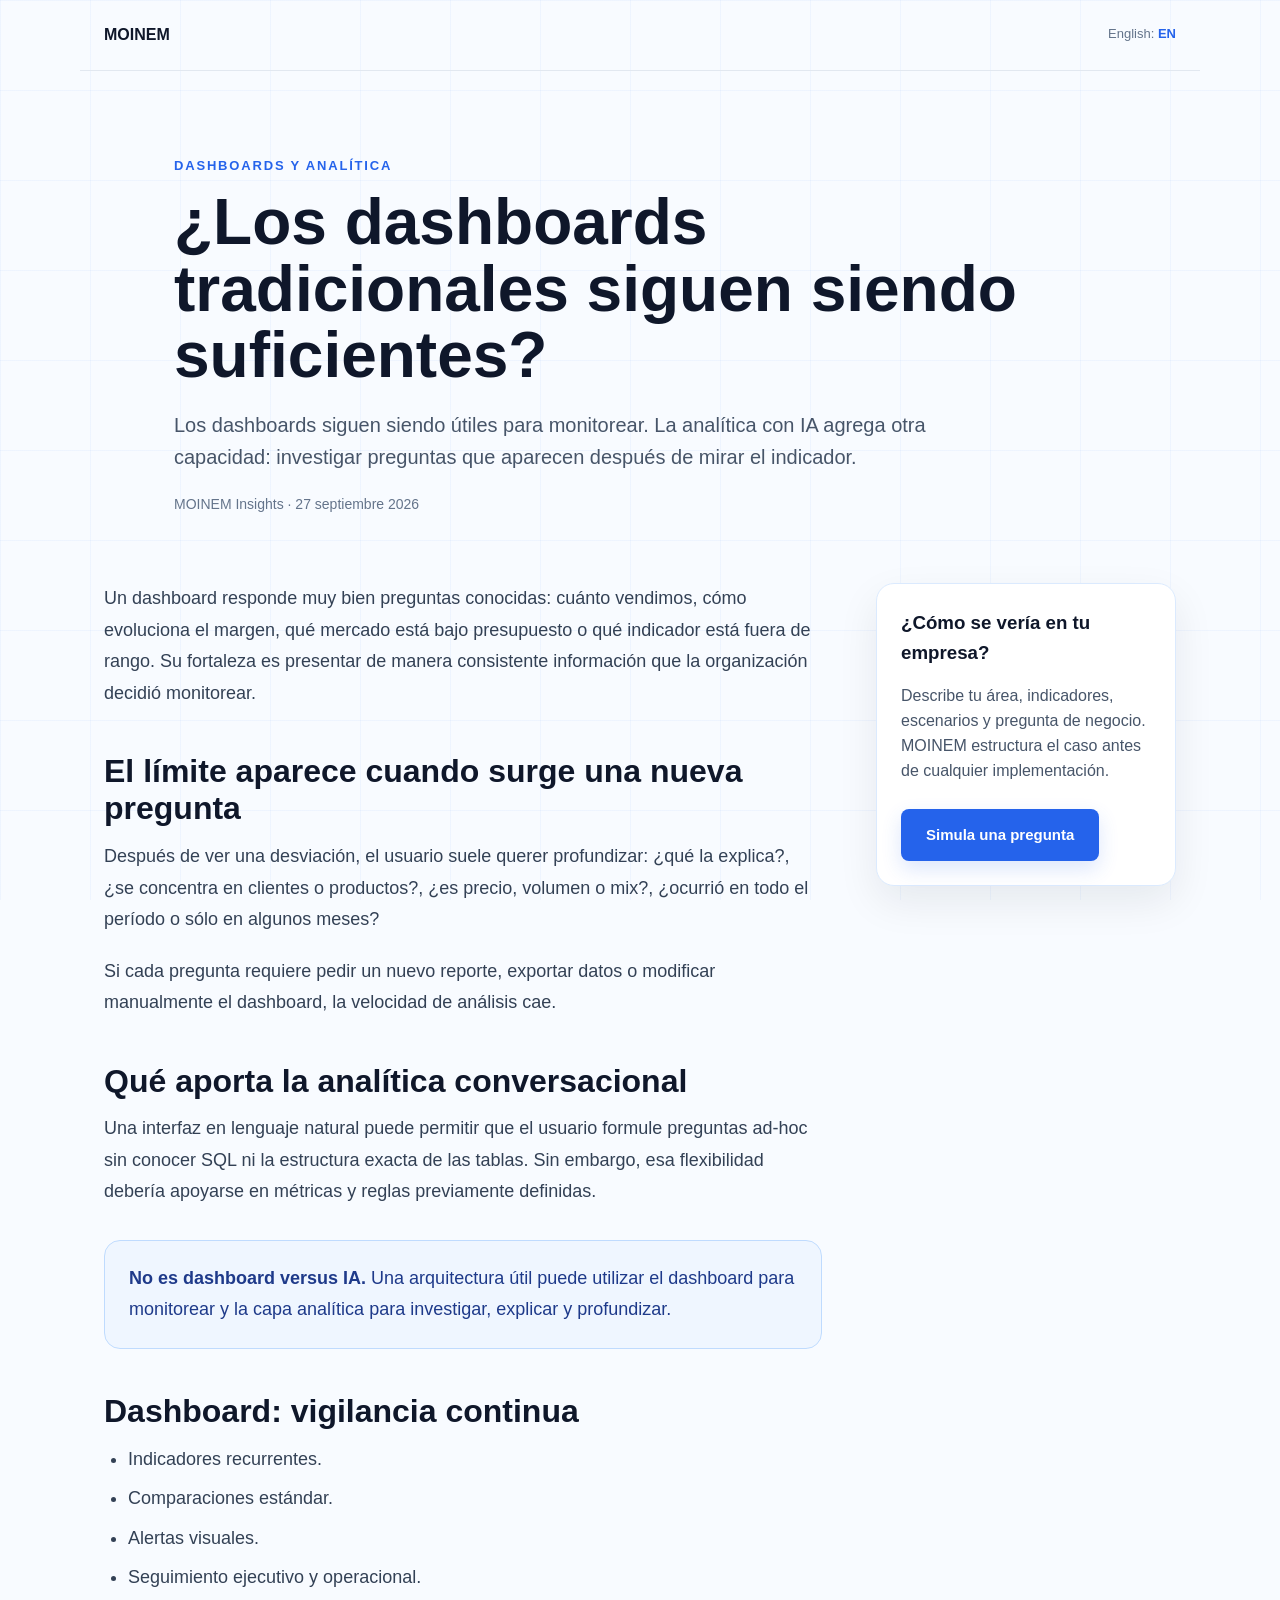
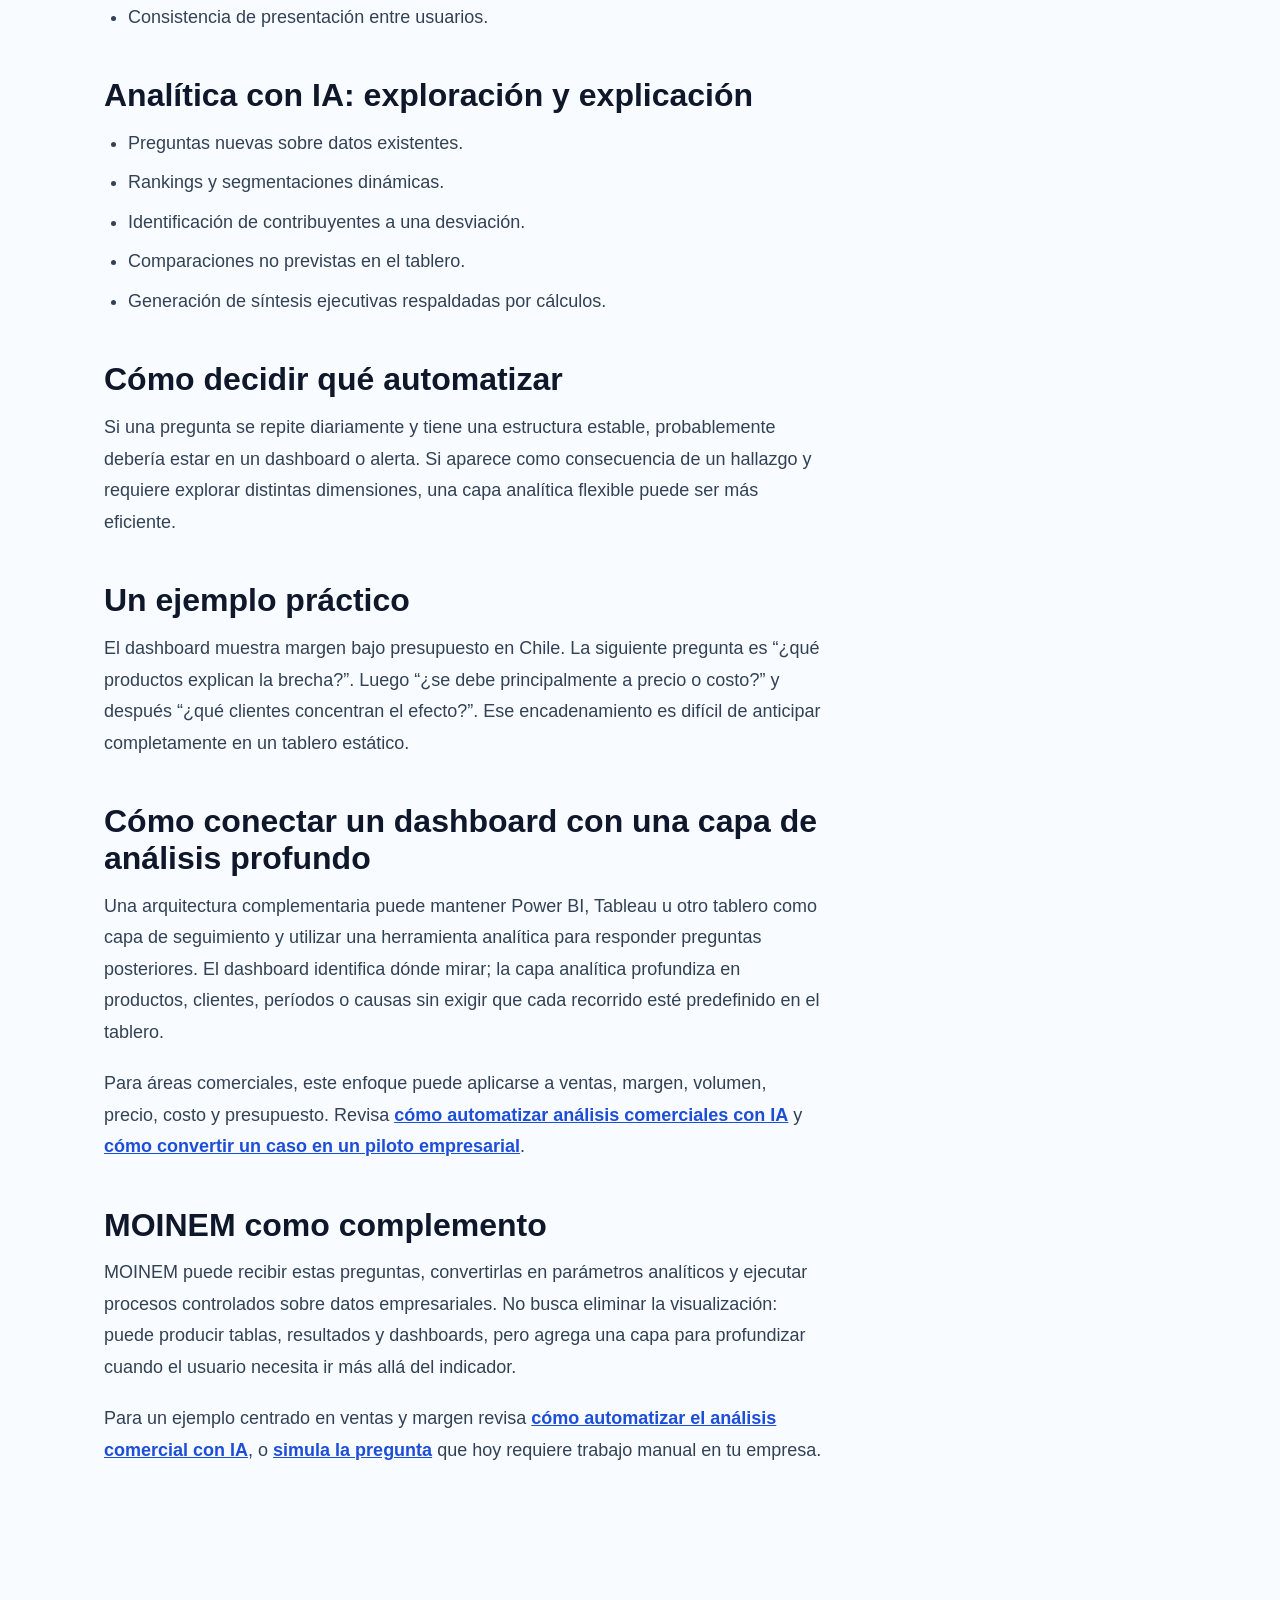
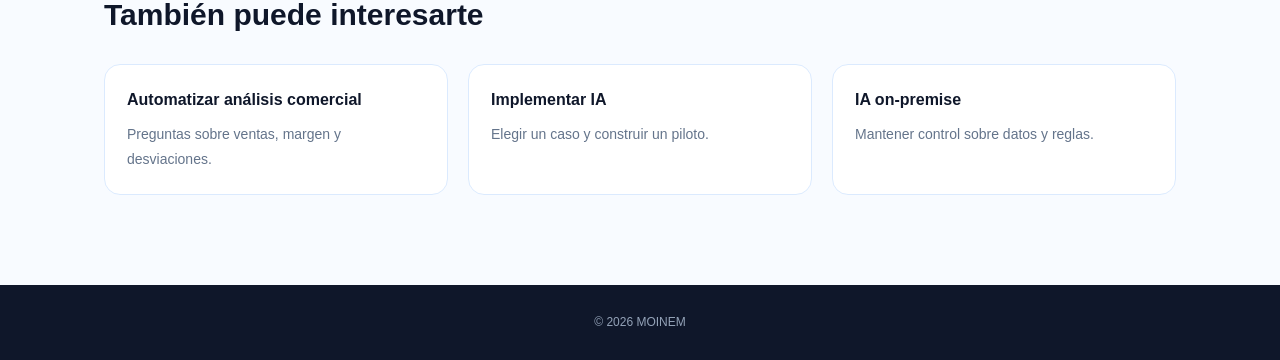
<file: insights/dashboards-vs-analitica-con-ia.html>
<!DOCTYPE html>
<html lang="es">
<head>
  <meta charset="UTF-8">
  <meta name="viewport" content="width=device-width, initial-scale=1.0">
  <title>Dashboards vs Analítica con IA: Qué Necesita una Empresa | MOINEM</title>
  <meta name="description" content="Dashboards y analítica con IA no son sustitutos directos. Conoce cuándo usar visualización, preguntas en lenguaje natural y análisis profundo de causas.">
  <link rel="canonical" href="https://moinem.cl/insights/dashboards-vs-analitica-con-ia.html">
  <link rel="alternate" hreflang="es-CL" href="https://moinem.cl/insights/dashboards-vs-analitica-con-ia.html">
  <link rel="alternate" hreflang="en" href="https://moinem.cl/insights/dashboards-vs-ai-analytics.html">
  <link rel="alternate" hreflang="x-default" href="https://moinem.cl/insights/dashboards-vs-analitica-con-ia.html">
  <link rel="stylesheet" href="../css/styles.css">
  <link rel="stylesheet" href="../css/insights.css">
  <script type="application/ld+json">{"@context":"https://schema.org","@graph":[{"@type":"Article","@id":"https://moinem.cl/insights/dashboards-vs-analitica-con-ia.html#article","headline":"¿Los dashboards tradicionales siguen siendo suficientes?","description":"Dashboards y analítica con IA no son sustitutos directos. Conoce cuándo usar visualización, preguntas en lenguaje natural y análisis profundo de causas.","datePublished":"2026-09-27","dateModified":"2026-09-29","inLanguage":"es-CL","mainEntityOfPage":"https://moinem.cl/insights/dashboards-vs-analitica-con-ia.html","author":{"@type":"Organization","name":"MOINEM","url":"https://moinem.cl/"},"publisher":{"@type":"Organization","name":"MOINEM","url":"https://moinem.cl/","logo":{"@type":"ImageObject","url":"https://moinem.cl/imagenes/logo/moinem_logo_light3.jpg"}}},{"@type":"BreadcrumbList","itemListElement":[{"@type":"ListItem","position":1,"name":"Inicio","item":"../index.html"},{"@type":"ListItem","position":2,"name":"MOINEM Insights","item":"../index.html#insights"},{"@type":"ListItem","position":3,"name":"¿Los dashboards tradicionales siguen siendo suficientes?","item":"https://moinem.cl/insights/dashboards-vs-analitica-con-ia.html"}]}]}</script>
</head>
<body>
  <header class="insight-topbar">
    <a href="../index.html">MOINEM</a>
    <span class="lang">English: <a href="dashboards-vs-ai-analytics.html">EN</a></span>
  </header>
  <main>
    <section class="insight-header">
      <p class="eyebrow">DASHBOARDS Y ANALÍTICA</p>
      <h1>¿Los dashboards tradicionales siguen siendo suficientes?</h1>
      <p class="lead">Los dashboards siguen siendo útiles para monitorear. La analítica con IA agrega otra capacidad: investigar preguntas que aparecen después de mirar el indicador.</p>
      <p class="insight-meta">MOINEM Insights · 27 septiembre 2026</p>
    </section>
    <div class="insight-shell">
      <article class="insight-body"><p>Un dashboard responde muy bien preguntas conocidas: cuánto vendimos, cómo evoluciona el margen, qué mercado está bajo presupuesto o qué indicador está fuera de rango. Su fortaleza es presentar de manera consistente información que la organización decidió monitorear.</p>
<h2>El límite aparece cuando surge una nueva pregunta</h2>
<p>Después de ver una desviación, el usuario suele querer profundizar: ¿qué la explica?, ¿se concentra en clientes o productos?, ¿es precio, volumen o mix?, ¿ocurrió en todo el período o sólo en algunos meses?</p>
<p>Si cada pregunta requiere pedir un nuevo reporte, exportar datos o modificar manualmente el dashboard, la velocidad de análisis cae.</p>
<h2>Qué aporta la analítica conversacional</h2>
<p>Una interfaz en lenguaje natural puede permitir que el usuario formule preguntas ad-hoc sin conocer SQL ni la estructura exacta de las tablas. Sin embargo, esa flexibilidad debería apoyarse en métricas y reglas previamente definidas.</p>
<div class="insight-callout"><strong>No es dashboard versus IA.</strong> Una arquitectura útil puede utilizar el dashboard para monitorear y la capa analítica para investigar, explicar y profundizar.</div>
<h2>Dashboard: vigilancia continua</h2>
<ul><li>Indicadores recurrentes.</li><li>Comparaciones estándar.</li><li>Alertas visuales.</li><li>Seguimiento ejecutivo y operacional.</li><li>Consistencia de presentación entre usuarios.</li></ul>
<h2>Analítica con IA: exploración y explicación</h2>
<ul><li>Preguntas nuevas sobre datos existentes.</li><li>Rankings y segmentaciones dinámicas.</li><li>Identificación de contribuyentes a una desviación.</li><li>Comparaciones no previstas en el tablero.</li><li>Generación de síntesis ejecutivas respaldadas por cálculos.</li></ul>
<h2>Cómo decidir qué automatizar</h2>
<p>Si una pregunta se repite diariamente y tiene una estructura estable, probablemente debería estar en un dashboard o alerta. Si aparece como consecuencia de un hallazgo y requiere explorar distintas dimensiones, una capa analítica flexible puede ser más eficiente.</p>
<h2>Un ejemplo práctico</h2>
<p>El dashboard muestra margen bajo presupuesto en Chile. La siguiente pregunta es “¿qué productos explican la brecha?”. Luego “¿se debe principalmente a precio o costo?” y después “¿qué clientes concentran el efecto?”. Ese encadenamiento es difícil de anticipar completamente en un tablero estático.</p>
<h2>Cómo conectar un dashboard con una capa de análisis profundo</h2><p>Una arquitectura complementaria puede mantener Power BI, Tableau u otro tablero como capa de seguimiento y utilizar una herramienta analítica para responder preguntas posteriores. El dashboard identifica dónde mirar; la capa analítica profundiza en productos, clientes, períodos o causas sin exigir que cada recorrido esté predefinido en el tablero.</p><p>Para áreas comerciales, este enfoque puede aplicarse a ventas, margen, volumen, precio, costo y presupuesto. Revisa <a href="automatizar-analisis-comercial-con-ia.html">cómo automatizar análisis comerciales con IA</a> y <a href="como-implementar-ia-en-una-empresa.html">cómo convertir un caso en un piloto empresarial</a>.</p><h2>MOINEM como complemento</h2>
<p>MOINEM puede recibir estas preguntas, convertirlas en parámetros analíticos y ejecutar procesos controlados sobre datos empresariales. No busca eliminar la visualización: puede producir tablas, resultados y dashboards, pero agrega una capa para profundizar cuando el usuario necesita ir más allá del indicador.</p>
<p>Para un ejemplo centrado en ventas y margen revisa <a href="automatizar-analisis-comercial-con-ia.html">cómo automatizar el análisis comercial con IA</a>, o <a href="../simula-tu-caso.html">simula la pregunta</a> que hoy requiere trabajo manual en tu empresa.</p></article>
      <aside class="insight-aside">
        <h3>¿Cómo se vería en tu empresa?</h3>
        <p>Describe tu área, indicadores, escenarios y pregunta de negocio. MOINEM estructura el caso antes de cualquier implementación.</p>
        <a class="primary-cta" href="../simula-tu-caso.html">Simula una pregunta</a>
      </aside>
    </div>
    <section class="related-insights">
      <h2>También puede interesarte</h2>
      <div class="related-grid"><a href="automatizar-analisis-comercial-con-ia.html"><strong>Automatizar análisis comercial</strong><span>Preguntas sobre ventas, margen y desviaciones.</span></a><a href="como-implementar-ia-en-una-empresa.html"><strong>Implementar IA</strong><span>Elegir un caso y construir un piloto.</span></a><a href="ia-sin-exponer-datos-sensibles.html"><strong>IA on-premise</strong><span>Mantener control sobre datos y reglas.</span></a></div>
    </section>
  </main>
  <footer><p class="copyright">© 2026 MOINEM</p></footer>
</body>
</html>
</file>
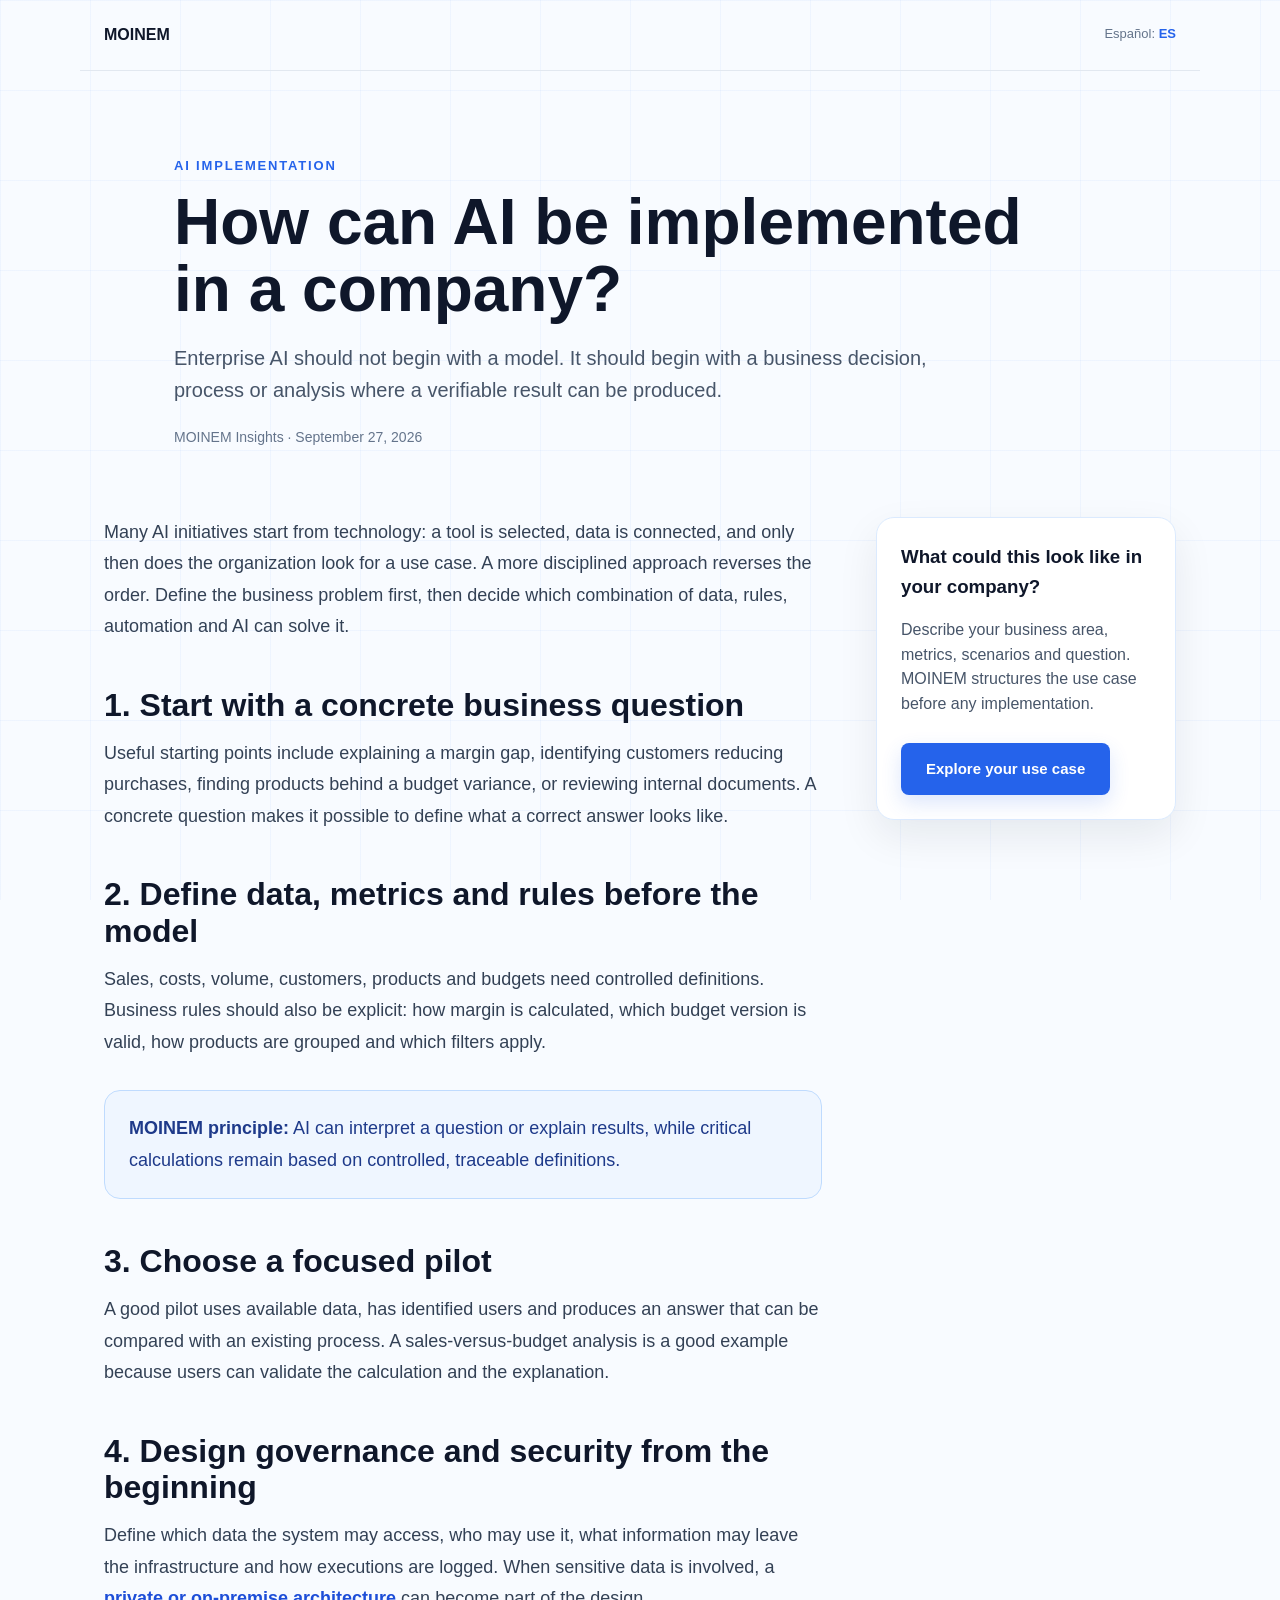
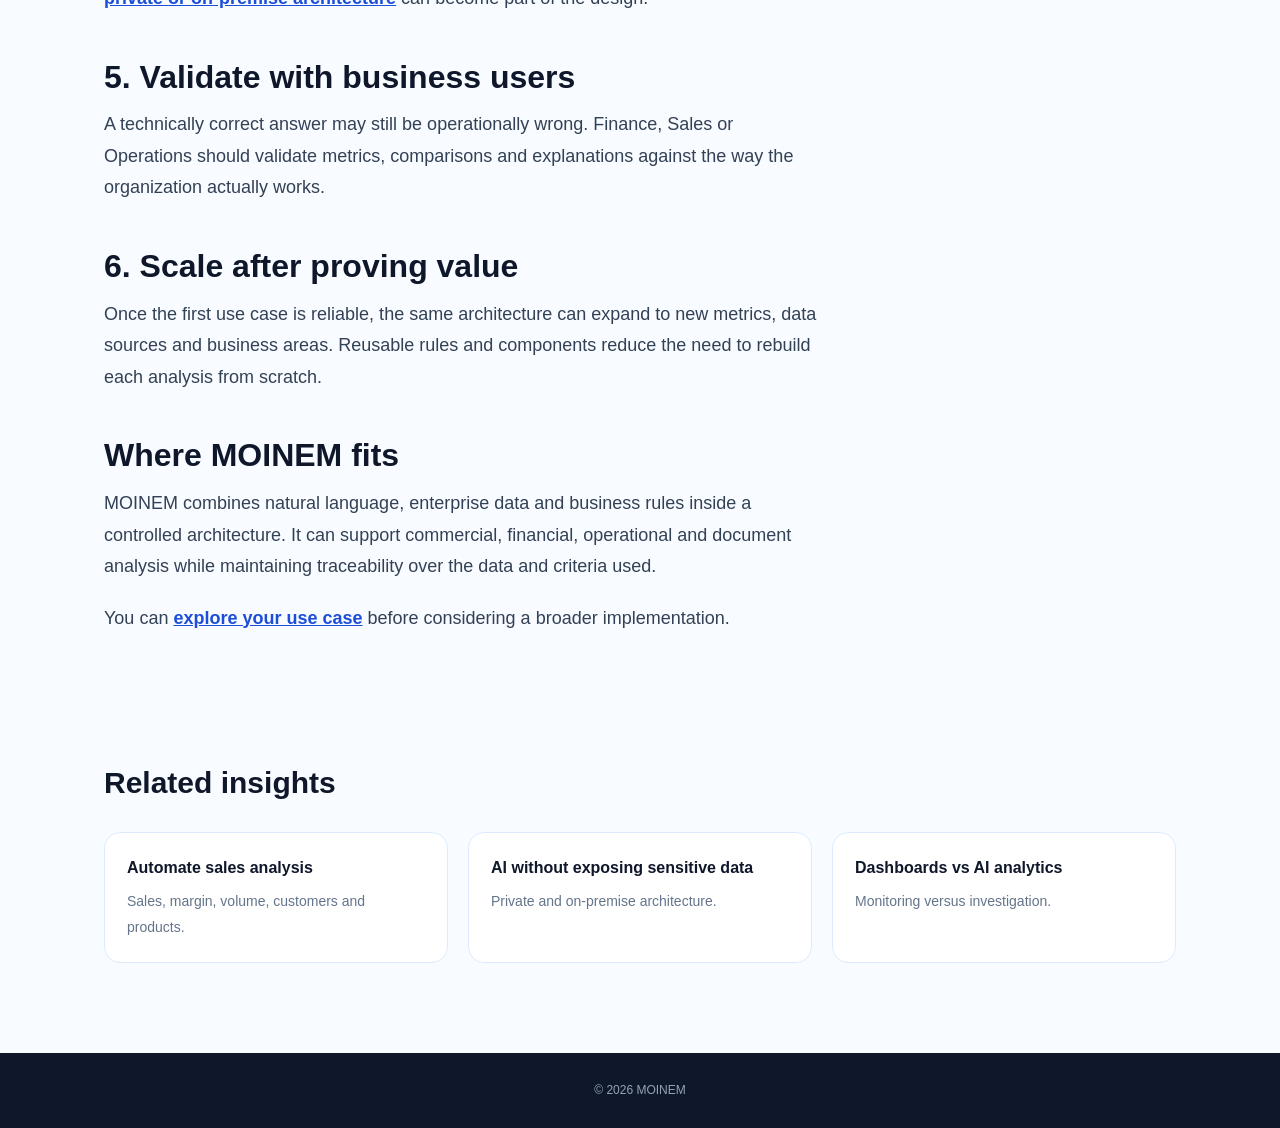
<file: insights/how-to-implement-ai-in-a-company.html>
<!DOCTYPE html>
<html lang="en">
<head>
  <meta charset="UTF-8">
  <meta name="viewport" content="width=device-width, initial-scale=1.0">
  <title>How to Implement AI in a Company: Practical Guide | MOINEM</title>
  <meta name="description" content="A practical guide to implementing AI in a company: business problem, data, rules, governance, pilot validation and controlled deployment.">
  <link rel="canonical" href="https://moinem.cl/insights/how-to-implement-ai-in-a-company.html">
  <link rel="alternate" hreflang="es-CL" href="https://moinem.cl/insights/como-implementar-ia-en-una-empresa.html">
  <link rel="alternate" hreflang="en" href="https://moinem.cl/insights/how-to-implement-ai-in-a-company.html">
  <link rel="alternate" hreflang="x-default" href="https://moinem.cl/insights/como-implementar-ia-en-una-empresa.html">
  <link rel="stylesheet" href="../css/styles.css">
  <link rel="stylesheet" href="../css/insights.css">
  <script type="application/ld+json">{"@context":"https://schema.org","@graph":[{"@type":"Article","@id":"https://moinem.cl/insights/how-to-implement-ai-in-a-company.html#article","headline":"How can AI be implemented in a company?","description":"A practical guide to implementing AI in a company: business problem, data, rules, governance, pilot validation and controlled deployment.","datePublished":"2026-09-27","dateModified":"2026-09-27","inLanguage":"en","mainEntityOfPage":"https://moinem.cl/insights/how-to-implement-ai-in-a-company.html","author":{"@type":"Organization","name":"MOINEM","url":"https://moinem.cl/"},"publisher":{"@type":"Organization","name":"MOINEM","url":"https://moinem.cl/","logo":{"@type":"ImageObject","url":"https://moinem.cl/imagenes/logo/moinem_logo_light3.jpg"}}},{"@type":"BreadcrumbList","itemListElement":[{"@type":"ListItem","position":1,"name":"Home","item":"../index-en.html"},{"@type":"ListItem","position":2,"name":"MOINEM Insights","item":"../index-en.html#insights"},{"@type":"ListItem","position":3,"name":"How can AI be implemented in a company?","item":"https://moinem.cl/insights/how-to-implement-ai-in-a-company.html"}]}]}</script>
</head>
<body>
  <header class="insight-topbar">
    <a href="../index-en.html">MOINEM</a>
    <span class="lang">Español: <a href="como-implementar-ia-en-una-empresa.html">ES</a></span>
  </header>
  <main>
    <section class="insight-header">
      <p class="eyebrow">AI IMPLEMENTATION</p>
      <h1>How can AI be implemented in a company?</h1>
      <p class="lead">Enterprise AI should not begin with a model. It should begin with a business decision, process or analysis where a verifiable result can be produced.</p>
      <p class="insight-meta">MOINEM Insights · September 27, 2026</p>
    </section>
    <div class="insight-shell">
      <article class="insight-body"><p>Many AI initiatives start from technology: a tool is selected, data is connected, and only then does the organization look for a use case. A more disciplined approach reverses the order. Define the business problem first, then decide which combination of data, rules, automation and AI can solve it.</p>
<h2>1. Start with a concrete business question</h2><p>Useful starting points include explaining a margin gap, identifying customers reducing purchases, finding products behind a budget variance, or reviewing internal documents. A concrete question makes it possible to define what a correct answer looks like.</p>
<h2>2. Define data, metrics and rules before the model</h2><p>Sales, costs, volume, customers, products and budgets need controlled definitions. Business rules should also be explicit: how margin is calculated, which budget version is valid, how products are grouped and which filters apply.</p>
<div class="insight-callout"><strong>MOINEM principle:</strong> AI can interpret a question or explain results, while critical calculations remain based on controlled, traceable definitions.</div>
<h2>3. Choose a focused pilot</h2><p>A good pilot uses available data, has identified users and produces an answer that can be compared with an existing process. A sales-versus-budget analysis is a good example because users can validate the calculation and the explanation.</p>
<h2>4. Design governance and security from the beginning</h2><p>Define which data the system may access, who may use it, what information may leave the infrastructure and how executions are logged. When sensitive data is involved, a <a href="ai-without-exposing-sensitive-data.html">private or on-premise architecture</a> can become part of the design.</p>
<h2>5. Validate with business users</h2><p>A technically correct answer may still be operationally wrong. Finance, Sales or Operations should validate metrics, comparisons and explanations against the way the organization actually works.</p>
<h2>6. Scale after proving value</h2><p>Once the first use case is reliable, the same architecture can expand to new metrics, data sources and business areas. Reusable rules and components reduce the need to rebuild each analysis from scratch.</p>
<h2>Where MOINEM fits</h2><p>MOINEM combines natural language, enterprise data and business rules inside a controlled architecture. It can support commercial, financial, operational and document analysis while maintaining traceability over the data and criteria used.</p>
<p>You can <a href="../simula-tu-caso-en.html">explore your use case</a> before considering a broader implementation.</p></article>
      <aside class="insight-aside">
        <h3>What could this look like in your company?</h3>
        <p>Describe your business area, metrics, scenarios and question. MOINEM structures the use case before any implementation.</p>
        <a class="primary-cta" href="../simula-tu-caso-en.html">Explore your use case</a>
      </aside>
    </div>
    <section class="related-insights">
      <h2>Related insights</h2>
      <div class="related-grid"><a href="automate-sales-analysis-with-ai.html"><strong>Automate sales analysis</strong><span>Sales, margin, volume, customers and products.</span></a><a href="ai-without-exposing-sensitive-data.html"><strong>AI without exposing sensitive data</strong><span>Private and on-premise architecture.</span></a><a href="dashboards-vs-ai-analytics.html"><strong>Dashboards vs AI analytics</strong><span>Monitoring versus investigation.</span></a></div>
    </section>
  </main>
  <footer><p class="copyright">© 2026 MOINEM</p></footer>
</body>
</html>
</file>
<file: MOINEM/css/styles.css>
/* =========================
   CONFIGURACION GENERAL
========================= */

* {
    box-sizing: border-box;
}

html {
    scroll-behavior: smooth;
}

body {
    margin: 0;
    font-family: Arial, Helvetica, sans-serif;
    color: #1e293b;
    background-color: #f8fbff;
    line-height: 1.6;
}

a {
    color: inherit;
}


/* =========================
   FONDO CON CUADRICULA SUAVE
========================= */

body::before {
    content: "";
    position: fixed;
    inset: 0;
    z-index: -1;

    background-image:
        linear-gradient(
            rgba(59, 130, 246, 0.05) 1px,
            transparent 1px
        ),
        linear-gradient(
            90deg,
            rgba(59, 130, 246, 0.05) 1px,
            transparent 1px
        );

    background-size: 90px 90px;
}


/* =========================
   HEADER
========================= */

.site-header {
    display: flex;
    align-items: center;
    justify-content: space-between;

    min-height: 86px;

    padding: 14px 7%;

    background-color: rgba(255, 255, 255, 0.97);

    border-bottom: 1px solid #dbeafe;

    position: sticky;
    top: 0;
    z-index: 1000;

    box-shadow:
        0 5px 22px
        rgba(15, 23, 42, 0.04);
}


/* =========================
   MARCA / LOGO
========================= */

.brand {
    display: flex;
    align-items: center;
    gap: 10px;
    text-decoration: none;
}

.brand-icon {
    width: 54px;
    height: 54px;
    object-fit: cover;
    border-radius: 8px;
}

.brand-stack {
    display: flex;
    flex-direction: column;

    line-height: 0.92;
    font-size: 18px;
    font-weight: 800;
    letter-spacing: 5px;

    color: #0f172a;
}


/* =========================
   MENU
========================= */

.main-nav {
    display: flex;
    align-items: center;
    gap: 30px;

    margin-left: auto;
    margin-right: 34px;
}

.main-nav a {
    text-decoration: none;
    color: #334155;
    font-size: 14px;
    font-weight: 500;
}

.main-nav a:hover {
    color: #2563eb;
}


/* =========================
   SELECTOR DE IDIOMA
========================= */

.language-selector {
    display: flex;
    align-items: center;
    gap: 7px;

    font-size: 12px;
    font-weight: 700;
    color: #64748b;
}

.language {
    border: none;
    background: transparent;
    padding: 2px;
    color: #64748b;
    font-size: 12px;
    font-weight: 700;
    cursor: pointer;
}

.language:hover,
.language.active {
    color: #2563eb;
}


/* =========================
   HERO
========================= */

.hero {
    min-height: 650px;

    display: grid;
    grid-template-columns: 42% 58%;
    align-items: center;

    padding: 70px 7% 95px;

    background:
        linear-gradient(
            135deg,
            rgba(239, 246, 255, 0.94),
            rgba(255, 255, 255, 0.98)
        );

    position: relative;
    overflow: hidden;
}


/* =========================
   HERO IZQUIERDA
========================= */

.hero-brand {
    min-height: 480px;

    display: flex;
    flex-direction: column;
    align-items: center;
    justify-content: center;

    text-align: center;

    padding-right: 9%;

    border-right:
        1px solid
        rgba(59, 130, 246, 0.18);

    position: relative;
    z-index: 1;
}

.hero-brand h1 {
    margin: 0;

    font-size: clamp(66px, 7vw, 104px);

    line-height: 0.95;
    letter-spacing: 2px;
    color: #0f172a;
}

.hero-slogan {
    margin: 28px 0 0;

    font-size: 17px;
    line-height: 1.55;
    letter-spacing: 5px;

    color: #1e293b;
}


/* =========================
   MARCA DE AGUA IZQUIERDA
========================= */

.hero-brand::after {
    content: "";

    position: absolute;

    width: 190px;
    height: 190px;

    top: 215px;
    left: 250px;

    background-image:
        url("../imagenes/logo/moinem_logo_light3.jpg");

    background-repeat: no-repeat;
    background-position: center;
    background-size: contain;

    opacity: 0.30;
    filter: grayscale(100%);

    pointer-events: none;
    z-index: -1;
}


/* =========================
   HERO DERECHA
========================= */

.hero-content {
    padding-left: 10%;

    display: flex;
    flex-direction: column;
    justify-content: center;

    position: relative;
    z-index: 1;
}

.hero-content h2 {
    margin: 0 0 18px;
    max-width: 760px;

    font-size: clamp(38px, 4.1vw, 60px);
    line-height: 1.08;

    color: #0f172a;
}

.hero-content h2 span {
    color: #2563eb;
}

.hero-intro {
    max-width: 720px;
    margin: 0 0 26px;

    font-size: 16px;
    color: #64748b;
}


/* =========================
   ACORDEON DE VALOR
========================= */

.value-accordion {
    display: grid;

    grid-template-columns:
        repeat(2, minmax(0, 1fr));

    gap: 14px;
    max-width: 820px;

    margin: 4px 0 28px;
}

.value-item {
    border: 1px solid #dbeafe;
    border-radius: 12px;

    background-color: rgba(255, 255, 255, 0.95);

    box-shadow:
        0 7px 20px
        rgba(30, 64, 175, 0.05);

    overflow: hidden;

    transition:
        border-color 0.25s ease,
        box-shadow 0.25s ease,
        transform 0.25s ease;
}

.value-item:hover {
    border-color: #bfdbfe;

    box-shadow:
        0 10px 24px
        rgba(30, 64, 175, 0.08);
}

.value-item summary {
    min-height: 82px;

    display: flex;
    align-items: center;
    justify-content: space-between;
    gap: 18px;

    padding: 18px 20px;

    list-style: none;
    cursor: pointer;

    color: #0f172a;

    font-size: 16px;
    font-weight: 700;
    line-height: 1.3;
}

.value-item summary::-webkit-details-marker {
    display: none;
}

.accordion-symbol {
    width: 26px;
    height: 26px;
    flex: 0 0 26px;

    position: relative;

    border: 1px solid #bfdbfe;
    border-radius: 50%;

    background-color: #eff6ff;
}

.accordion-symbol::before,
.accordion-symbol::after {
    content: "";

    position: absolute;
    top: 50%;
    left: 50%;

    width: 10px;
    height: 2px;

    border-radius: 2px;
    background-color: #2563eb;

    transform: translate(-50%, -50%);

    transition: transform 0.28s ease;
}

.accordion-symbol::after {
    transform:
        translate(-50%, -50%)
        rotate(90deg);
}

.value-item[open] .accordion-symbol::after {
    transform:
        translate(-50%, -50%)
        rotate(0deg);
}

.value-item[open] {
    border-color: #bfdbfe;

    box-shadow:
        0 10px 26px
        rgba(30, 64, 175, 0.09);
}

.value-item[open] summary {
    color: #1e3a8a;
}

.value-detail {
    padding: 0 20px 20px;

    color: #64748b;

    font-size: 14px;
    line-height: 1.55;

    animation: accordionReveal 0.28s ease;
}

@keyframes accordionReveal {
    from {
        opacity: 0;
        transform: translateY(-5px);
    }

    to {
        opacity: 1;
        transform: translateY(0);
    }
}


/* =========================
   BOTONES
========================= */

.primary-cta,
.secondary-cta {
    width: fit-content;

    display: inline-flex;
    align-items: center;
    justify-content: center;

    padding: 14px 25px;

    border-radius: 8px;

    text-decoration: none;

    font-size: 15px;
    font-weight: 700;

    transition:
        transform 0.2s ease,
        box-shadow 0.2s ease,
        border-color 0.2s ease;
}

.primary-cta {
    background-color: #2563eb;
    color: white;

    box-shadow:
        0 8px 20px
        rgba(37, 99, 235, 0.16);
}

.primary-cta:hover {
    transform: translateY(-2px);

    box-shadow:
        0 12px 25px
        rgba(37, 99, 235, 0.22);
}

.secondary-cta {
    border: 1px solid #bfdbfe;
    background-color: white;
    color: #1e3a8a;
}

.secondary-cta:hover {
    transform: translateY(-2px);
    border-color: #2563eb;
}


/* =========================
   SECCIONES GENERALES
========================= */

.content-section {
    width: 100%;
    padding: 82px 8%;
    background-color: white;
}

.soft-section {
    background-color: rgba(239, 246, 255, 0.72);
}

.centered {
    text-align: center;
}

.section-eyebrow {
    margin: 0 0 10px;

    color: #2563eb;

    font-size: 12px;
    font-weight: 800;
    letter-spacing: 2px;
}

.content-section h2,
.contact-section h2 {
    margin: 0;

    font-size: 36px;

    color: #0f172a;
}

.section-lead {
    max-width: 760px;

    margin: 14px auto 0;

    color: #64748b;
}


/* =========================
   DEMOSTRACION
========================= */

.demo-section {
    padding-top: 72px;
    padding-bottom: 90px;

    background-color: rgba(255, 255, 255, 0.97);
}

.demo-header {
    margin-bottom: 50px;
}


/* =========================
   LAYOUT DEMO
========================= */

.demo-layout {
    width: 100%;
    max-width: 1480px;
    margin: 0 auto;

    display: grid;

    grid-template-columns:
        minmax(430px, 42%)
        minmax(0, 58%);

    align-items: center;
    gap: 70px;
}


/* =========================
   BURBUJAS / ATRIBUTOS
========================= */

.moinem-pillars {
    min-height: 560px;

    display: flex;
    align-items: center;
    justify-content: center;
}

.pillar-orbit {
    width: 500px;
    height: 500px;

    position: relative;

    border:
        1px solid
        rgba(37, 99, 235, 0.14);

    border-radius: 50%;
}

.pillar-orbit::before {
    content: "";

    position: absolute;

    width: 8px;
    height: 8px;

    top: 54px;
    right: 69px;

    border-radius: 50%;
    background-color: #2563eb;

    opacity: 0.45;

    box-shadow:
        -328px 75px 0 rgba(37, 99, 235, 0.4),
        -350px 315px 0 rgba(37, 99, 235, 0.4),
        -90px 415px 0 rgba(37, 99, 235, 0.4),
        46px 278px 0 rgba(37, 99, 235, 0.4);
}

.pillar-bubble,
.pillar-center {
    position: absolute;

    display: flex;
    align-items: center;
    justify-content: center;

    text-align: center;

    border-radius: 50%;

    background-color: rgba(255, 255, 255, 0.98);

    border:
        1px solid
        rgba(37, 99, 235, 0.35);

    box-shadow:
        0 12px 32px
        rgba(30, 64, 175, 0.07);
}

.pillar-bubble {
    width: 145px;
    height: 145px;

    padding: 16px;

    color: #1e3a8a;

    font-size: 15px;
    font-weight: 700;
    line-height: 1.25;

    transition:
        transform 0.25s ease,
        border-color 0.25s ease,
        box-shadow 0.25s ease;
}

.pillar-bubble:hover {
    transform: scale(1.055);

    border-color: #2563eb;

    box-shadow:
        0 16px 38px
        rgba(37, 99, 235, 0.12);
}

.pillar-center {
    width: 198px;
    height: 198px;

    top: 50%;
    left: 50%;

    transform: translate(-50%, -50%);

    flex-direction: column;

    border:
        1px solid
        rgba(37, 99, 235, 0.23);

    box-shadow:
        0 16px 40px
        rgba(30, 64, 175, 0.09);
}

.pillar-center span {
    color: #0f172a;

    font-size: 29px;
    font-weight: 800;
    letter-spacing: 1px;
}

.pillar-center small {
    margin-top: 8px;

    color: #64748b;

    font-size: 11px;
    line-height: 1.4;
    letter-spacing: 0.5px;
}

.bubble-governance {
    top: -46px;
    left: 177px;
}

.bubble-security {
    top: 142px;
    left: -67px;
}

.bubble-onpremise {
    top: 142px;
    right: -67px;
}

.bubble-traceability {
    bottom: -30px;
    left: 38px;
}

.bubble-intelligence {
    bottom: -30px;
    right: 38px;
}


/* =========================
   DEMO DERECHA
========================= */

.demo-video-area {
    width: 100%;
}

.demo-video-title {
    margin-bottom: 18px;
}

.demo-video-title .section-eyebrow {
    margin-bottom: 6px;
}

.demo-video-title h3 {
    margin: 0 0 7px;

    color: #0f172a;

    font-size: 22px;
    line-height: 1.25;
}

.demo-video-title p {
    margin: 0;
    max-width: 650px;

    color: #64748b;

    font-size: 14px;
}


/* =========================
   PLATAFORMA SIMULADA
========================= */

.moinem-platform {
    width: 100%;

    overflow: hidden;

    border: 1px solid #dbeafe;
    border-radius: 16px;

    background-color: rgba(255, 255, 255, 0.98);

    box-shadow:
        0 16px 42px
        rgba(30, 64, 175, 0.09);
}

.platform-topbar {
    min-height: 62px;

    display: flex;
    align-items: center;
    justify-content: space-between;
    gap: 20px;

    padding: 12px 18px;

    border-bottom: 1px solid #e2e8f0;

    background:
        linear-gradient(
            90deg,
            #ffffff,
            #f8fbff
        );
}

.platform-brand {
    display: flex;
    align-items: baseline;
    gap: 10px;
}

.platform-brand-name {
    color: #0f172a;

    font-size: 16px;
    font-weight: 800;
    letter-spacing: 1px;
}

.platform-brand-subtitle {
    color: #94a3b8;

    font-size: 10px;
    font-weight: 600;
    letter-spacing: 0.5px;
}

.platform-status {
    display: flex;
    align-items: center;
    gap: 7px;

    color: #64748b;

    font-size: 10px;
    font-weight: 700;
}

.status-dot {
    width: 7px;
    height: 7px;

    border-radius: 50%;

    background-color: #22c55e;

    box-shadow:
        0 0 0 4px
        rgba(34, 197, 94, 0.10);
}

.status-separator {
    color: #cbd5e1;
}

.platform-body {
    min-height: 420px;

    display: grid;

    grid-template-columns: 155px 1fr;

    background-color: #ffffff;
}

.platform-sidebar {
    display: flex;
    flex-direction: column;
    gap: 7px;

    padding: 16px 11px;

    border-right: 1px solid #e2e8f0;

    background-color: #f8fafc;
}

.platform-nav-button {
    width: 100%;

    padding: 11px 12px;

    border: 1px solid transparent;
    border-radius: 8px;

    background: transparent;

    color: #64748b;

    text-align: left;

    font-size: 11px;
    font-weight: 700;

    cursor: pointer;

    transition: all 0.2s ease;
}

.platform-nav-button:hover {
    color: #1e3a8a;
    background-color: #eff6ff;
}

.platform-nav-button.active {
    color: #1d4ed8;

    border-color: #bfdbfe;

    background-color: #eff6ff;

    box-shadow:
        0 4px 12px
        rgba(37, 99, 235, 0.06);
}

.platform-content {
    min-width: 0;

    padding: 22px;

    background-color: #ffffff;
}

.platform-panel {
    display: none;

    animation: platformReveal 0.25s ease;
}

.platform-panel.active {
    display: block;
}

@keyframes platformReveal {
    from {
        opacity: 0;
        transform: translateY(4px);
    }

    to {
        opacity: 1;
        transform: translateY(0);
    }
}

.platform-panel-header {
    display: flex;
    align-items: flex-start;
    justify-content: space-between;
    gap: 20px;

    margin-bottom: 20px;
}

.platform-kicker {
    display: block;

    margin-bottom: 3px;

    color: #2563eb;

    font-size: 9px;
    font-weight: 800;
    letter-spacing: 1.5px;
}

.platform-panel h4 {
    margin: 0;

    color: #0f172a;

    font-size: 20px;
    line-height: 1.2;
}

.platform-badge {
    padding: 5px 9px;

    border: 1px solid #dbeafe;
    border-radius: 20px;

    background-color: #f8fbff;

    color: #2563eb;

    font-size: 9px;
    font-weight: 700;
}

.platform-question {
    padding: 18px;

    border: 1px solid #dbeafe;
    border-radius: 12px;

    background-color: #f8fbff;
}

.question-label {
    display: block;

    color: #64748b;

    font-size: 9px;
    font-weight: 700;

    text-transform: uppercase;
    letter-spacing: 1px;
}

.platform-question p {
    margin: 8px 0 16px;

    color: #0f172a;

    font-size: 14px;
    font-weight: 600;
    line-height: 1.45;
}

.platform-run-button {
    padding: 9px 14px;

    border: none;
    border-radius: 7px;

    background-color: #2563eb;

    color: #ffffff;

    font-size: 10px;
    font-weight: 700;

    cursor: pointer;
}

.requirements-grid {
    display: grid;

    grid-template-columns:
        repeat(3, minmax(0, 1fr));

    gap: 10px;

    margin-top: 14px;
}

.mini-card {
    padding: 12px;

    border: 1px solid #e2e8f0;
    border-radius: 10px;

    background-color: #ffffff;
}

.mini-card span {
    display: block;

    color: #94a3b8;

    font-size: 8px;
    font-weight: 700;

    text-transform: uppercase;
}

.mini-card strong {
    display: block;

    margin-top: 5px;

    color: #334155;

    font-size: 10px;
}

.knowledge-table {
    display: grid;
    gap: 10px;
}

.knowledge-table > div {
    display: grid;

    grid-template-columns: 120px 1fr;

    gap: 18px;

    padding: 12px 14px;

    border: 1px solid #e2e8f0;
    border-radius: 9px;

    background-color: #f8fafc;
}

.knowledge-table span {
    color: #64748b;

    font-size: 9px;
    font-weight: 700;
}

.knowledge-table strong {
    color: #1e293b;

    font-size: 10px;
}

.analytics-steps {
    display: grid;
    gap: 11px;
}

.analytics-step {
    display: flex;
    align-items: center;
    gap: 12px;

    padding: 13px 14px;

    border: 1px solid #e2e8f0;
    border-radius: 10px;

    background-color: #ffffff;
}

.step-check {
    width: 27px;
    height: 27px;
    flex: 0 0 27px;

    display: flex;
    align-items: center;
    justify-content: center;

    border-radius: 50%;

    background-color: #eff6ff;

    color: #2563eb;

    font-size: 12px;
    font-weight: 800;
}

.analytics-step strong {
    display: block;

    color: #1e293b;

    font-size: 10px;
}

.analytics-step small {
    display: block;

    margin-top: 2px;

    color: #94a3b8;

    font-size: 9px;
}

.platform-video-frame {
    width: 100%;

    padding: 6px;

    border: 1px solid #dbeafe;
    border-radius: 12px;

    background-color: #f8fbff;

    overflow: hidden;
}

.platform-video-frame video {
    display: block;

    width: 100%;
    height: auto;
    max-height: 310px;

    object-fit: contain;

    border-radius: 8px;

    background-color: #ffffff;
}

.logs-box {
    padding: 15px;

    border: 1px solid #e2e8f0;
    border-radius: 10px;

    background-color: #f8fafc;
}

.logs-box p {
    margin: 0;
    padding: 8px 0;

    border-bottom: 1px solid #e2e8f0;

    color: #475569;

    font-family: Consolas, Monaco, monospace;
    font-size: 9px;
}

.logs-box p:last-child {
    border-bottom: none;
}

.logs-box span {
    display: inline-block;

    width: 66px;

    color: #2563eb;

    font-weight: 700;
}


/* =========================
   CASOS DE USO
========================= */

.use-cases-lead {
    margin-left: 0;
    margin-right: 0;
}

.use-cases-grid {
    display: grid;

    grid-template-columns:
        repeat(3, minmax(0, 1fr));

    gap: 20px;

    margin-top: 38px;
}

.use-case-card {
    position: relative;

    min-height: 260px;

    padding: 28px;

    border: 1px solid #dbeafe;
    border-radius: 14px;

    background-color: rgba(255, 255, 255, 0.96);

    box-shadow:
        0 7px 22px
        rgba(15, 23, 42, 0.04);

    transition:
        transform 0.2s ease,
        box-shadow 0.2s ease,
        border-color 0.2s ease;
}

.use-case-card:hover {
    transform: translateY(-3px);

    border-color: #bfdbfe;

    box-shadow:
        0 12px 28px
        rgba(30, 64, 175, 0.08);
}

.use-case-number {
    display: block;

    margin-bottom: 18px;

    color: #93c5fd;

    font-size: 12px;
    font-weight: 800;
    letter-spacing: 1.5px;
}

.use-case-card h3 {
    margin: 0 0 12px;

    color: #1e3a8a;

    font-size: 20px;
}

.use-case-card p {
    margin: 0 0 18px;

    color: #475569;

    font-size: 14px;
}

.use-case-card small {
    display: block;

    color: #64748b;

    font-size: 12px;
    line-height: 1.5;
}


/* =========================
   INSIGHTS
========================= */

.insights-grid {
    display: grid;

    grid-template-columns:
        repeat(2, minmax(0, 1fr));

    gap: 20px;

    margin-top: 36px;
}

.insights-grid article {
    background-color: white;

    border: 1px solid #dbeafe;
    border-radius: 14px;

    padding: 24px;

    box-shadow:
        0 6px 20px
        rgba(15, 23, 42, 0.03);
}

.insights-grid h3 {
    margin-top: 0;

    color: #1e3a8a;
}

.insights-grid a {
    text-decoration: none;

    color: #2563eb;

    font-weight: 600;
}


/* =========================
   CONTACTO
========================= */

.contact-section {
    width: 100%;

    padding: 84px 8%;

    text-align: center;

    background:
        linear-gradient(
            135deg,
            #eff6ff,
            #dbeafe
        );
}

.contact-section > p:not(.section-eyebrow) {
    max-width: 720px;

    margin: 15px auto 28px;

    color: #64748b;
}

.contact-actions {
    display: flex;
    justify-content: center;
    flex-wrap: wrap;
    gap: 14px;
}


/* =========================
   FOOTER
========================= */

footer {
    background-color: #0f172a;

    color: white;

    padding: 28px 8%;

    text-align: center;
}

.copyright {
    margin: 0;

    color: #94a3b8;

    font-size: 12px;
}


/* =========================
   RESPONSIVE - TABLET
========================= */

@media (max-width: 1100px) {

    .demo-layout {
        grid-template-columns: 1fr;
        gap: 50px;
    }

    .moinem-pillars {
        min-height: 570px;
    }

    .demo-video-area {
        max-width: 900px;
        margin: 0 auto;
    }

    .use-cases-grid {
        grid-template-columns:
            repeat(2, minmax(0, 1fr));
    }
}


/* =========================
   RESPONSIVE
========================= */

@media (max-width: 950px) {

    .site-header {
        flex-wrap: wrap;
        gap: 14px;
    }

    .main-nav {
        width: 100%;
        order: 3;

        justify-content: center;

        margin: 0;
        gap: 22px;
    }

    .language-selector {
        margin-left: auto;
    }

    .hero {
        grid-template-columns: 1fr;
        min-height: auto;
    }

    .hero-brand {
        min-height: auto;

        padding: 35px 0 45px;

        border-right: none;

        border-bottom:
            1px solid
            rgba(59, 130, 246, 0.18);
    }

    .hero-brand::after {
        left: 50%;
        top: 130px;

        transform: translateX(-50%);
    }

    .hero-content {
        padding: 50px 0 80px;
    }

    .value-accordion {
        grid-template-columns: 1fr;
    }

    .insights-grid,
    .use-cases-grid {
        grid-template-columns: 1fr;
    }
}


/* =========================
   RESPONSIVE CELULAR
========================= */

@media (max-width: 620px) {

    .site-header {
        padding: 12px 5%;
    }

    .brand-icon {
        width: 44px;
        height: 44px;
    }

    .brand-stack {
        font-size: 14px;
        letter-spacing: 3px;
    }

    .main-nav {
        gap: 13px;
    }

    .main-nav a {
        font-size: 12px;
    }

    .hero {
        padding: 45px 6% 80px;
    }

    .hero-brand h1 {
        font-size: 54px;
    }

    .hero-slogan {
        font-size: 14px;
        letter-spacing: 3px;
    }

    .hero-content h2 {
        font-size: 34px;
    }

    .content-section,
    .contact-section {
        padding: 60px 6%;
    }

    .content-section h2,
    .contact-section h2 {
        font-size: 30px;
    }

    .demo-header {
        margin-bottom: 52px;
    }

    .moinem-pillars {
        min-height: 430px;
    }

    .pillar-orbit {
        width: 330px;
        height: 330px;
    }

    .pillar-bubble {
        width: 104px;
        height: 104px;

        padding: 8px;

        font-size: 11px;
    }

    .pillar-center {
        width: 138px;
        height: 138px;
    }

    .pillar-center span {
        font-size: 21px;
    }

    .pillar-center small {
        margin-top: 5px;
        font-size: 8px;
    }

    .bubble-governance {
        top: -38px;
        left: 113px;
    }

    .bubble-security {
        top: 97px;
        left: -38px;
    }

    .bubble-onpremise {
        top: 97px;
        right: -38px;
    }

    .bubble-traceability {
        bottom: -27px;
        left: 16px;
    }

    .bubble-intelligence {
        bottom: -27px;
        right: 16px;
    }

    .demo-video-title {
        text-align: center;
    }

    .demo-video-title h3 {
        font-size: 20px;
    }

    .platform-topbar {
        align-items: flex-start;
        flex-direction: column;
    }

    .platform-body {
        grid-template-columns: 1fr;
    }

    .platform-sidebar {
        display: grid;

        grid-template-columns:
            repeat(2, minmax(0, 1fr));

        border-right: none;

        border-bottom: 1px solid #e2e8f0;
    }

    .platform-nav-button {
        text-align: center;
    }

    .platform-content {
        padding: 16px;
    }

    .requirements-grid {
        grid-template-columns: 1fr;
    }

    .knowledge-table > div {
        grid-template-columns: 1fr;
        gap: 3px;
    }

    .contact-actions {
        flex-direction: column;
        align-items: stretch;
    }

    .contact-actions a {
        width: 100%;
    }
}


/* =========================
   ATRIBUTOS ESTRATEGICOS
   NUEVO DIAGRAMA MOINEM
========================= */

.strategic-section {
    padding-top: 76px;
    padding-bottom: 92px;

    background-color: rgba(255, 255, 255, 0.97);
}

.strategic-header {
    max-width: 980px;
    margin: 0 auto 54px;
}

.strategic-flow {
    width: 100%;
    max-width: 1480px;
    margin: 0 auto;

    display: grid;
    grid-template-columns:
        minmax(260px, 0.9fr)
        minmax(420px, 1.7fr)
        minmax(260px, 0.9fr);

    align-items: center;
    gap: 28px;
}

.flow-column {
    display: grid;
    gap: 16px;
}

.flow-column-title {
    margin: 0 0 4px;

    color: #1d4ed8;

    font-size: 12px;
    font-weight: 800;
    letter-spacing: 1px;
}

.flow-card {
    min-height: 112px;

    padding: 20px 22px;

    border: 1px solid #dbeafe;
    border-radius: 14px;

    background-color: rgba(255, 255, 255, 0.98);

    box-shadow:
        0 8px 24px
        rgba(30, 64, 175, 0.05);
}

.flow-card h3 {
    margin: 0 0 6px;

    color: #0f172a;

    font-size: 16px;
    line-height: 1.25;
}

.flow-card p {
    margin: 0;

    color: #64748b;

    font-size: 13px;
    line-height: 1.45;
}

.moinem-core-area {
    min-height: 520px;

    position: relative;

    display: flex;
    align-items: center;
    justify-content: center;
}

.flow-lines {
    position: absolute;
    inset: 0;

    width: 100%;
    height: 100%;

    overflow: visible;

    pointer-events: none;
}

.flow-lines path {
    fill: none;

    stroke: #60a5fa;
    stroke-width: 1.8;
    stroke-linecap: round;
    stroke-dasharray: 6 8;

    opacity: 0.72;
}

.moving-dot {
    fill: #2563eb;

    filter:
        drop-shadow(
            0 0 6px
            rgba(37, 99, 235, 0.75)
        );
}

.moinem-core {
    width: 250px;
    height: 250px;

    position: relative;
    z-index: 3;

    display: flex;
    flex-direction: column;
    align-items: center;
    justify-content: center;

    padding: 28px;

    text-align: center;

    border: 1px solid #bfdbfe;
    border-radius: 50%;

    background-color: rgba(255, 255, 255, 0.99);

    box-shadow:
        0 20px 55px
        rgba(30, 64, 175, 0.13),
        0 0 0 24px
        rgba(239, 246, 255, 0.75);
}

.moinem-core::before {
    content: "";

    position: absolute;

    inset: -48px;

    border:
        1px dashed
        rgba(37, 99, 235, 0.18);

    border-radius: 50%;

    pointer-events: none;
}

.moinem-core-logo {
    width: 82px;
    height: 82px;

    margin-bottom: 8px;

    object-fit: contain;

    border-radius: 12px;

    filter: grayscale(100%);
}

.moinem-core strong {
    color: #0f172a;

    font-size: 31px;
    line-height: 1.05;
    letter-spacing: 1px;
}

.moinem-core span {
    margin-top: 8px;

    color: #475569;

    font-size: 12px;
    line-height: 1.4;
}

.control-layer {
    width: 100%;
    max-width: 1360px;

    margin: 52px auto 0;
    padding: 28px 12px 0;

    display: grid;
    grid-template-columns:
        repeat(5, minmax(0, 1fr));

    border-top: 1px solid #dbeafe;
}

.control-layer article {
    min-width: 0;

    padding: 0 22px;

    border-right: 1px solid #dbeafe;
}

.control-layer article:last-child {
    border-right: none;
}

.control-layer h3 {
    margin: 0 0 6px;

    color: #0f172a;

    font-size: 14px;
}

.control-layer p {
    margin: 0;

    color: #64748b;

    font-size: 11px;
    line-height: 1.5;
}

.strategic-demo {
    max-width: 1050px;

    margin: 82px auto 0;
}

.strategic-demo .demo-video-title {
    margin-bottom: 24px;
}


/* Ya no se muestran numeros 01-06 en casos de uso */
.use-case-number {
    display: none;
}


/* =========================
   RESPONSIVE NUEVO DIAGRAMA
========================= */

@media (max-width: 1180px) {

    .strategic-flow {
        grid-template-columns:
            minmax(220px, 1fr)
            minmax(350px, 1.4fr)
            minmax(220px, 1fr);

        gap: 18px;
    }

    .moinem-core {
        width: 220px;
        height: 220px;
    }

    .moinem-core-logo {
        width: 72px;
        height: 72px;
    }

    .moinem-core strong {
        font-size: 27px;
    }
}

@media (max-width: 950px) {

    .strategic-flow {
        grid-template-columns: 1fr;
        gap: 32px;
    }

    .flow-column-title {
        text-align: center;
    }

    .flow-inputs,
    .flow-outputs {
        grid-template-columns:
            repeat(2, minmax(0, 1fr));
    }

    .flow-column-title {
        grid-column: 1 / -1;
    }

    .moinem-core-area {
        min-height: 320px;
    }

    .flow-lines {
        display: none;
    }

    .control-layer {
        grid-template-columns:
            repeat(2, minmax(0, 1fr));

        gap: 22px 0;
    }

    .control-layer article:nth-child(2n) {
        border-right: none;
    }
}

@media (max-width: 620px) {

    .strategic-header {
        margin-bottom: 38px;
    }

    .flow-inputs,
    .flow-outputs {
        grid-template-columns: 1fr;
    }

    .moinem-core-area {
        min-height: 290px;
    }

    .moinem-core {
        width: 205px;
        height: 205px;
    }

    .moinem-core-logo {
        width: 68px;
        height: 68px;
    }

    .moinem-core strong {
        font-size: 25px;
    }

    .control-layer {
        grid-template-columns: 1fr;
        gap: 0;

        padding-top: 20px;
    }

    .control-layer article {
        padding: 16px 4px;

        border-right: none;
        border-bottom: 1px solid #dbeafe;
    }

    .control-layer article:last-child {
        border-bottom: none;
    }

    .strategic-demo {
        margin-top: 58px;
    }
}
</file>
<file: css/styles.css>
/* =========================
   CONFIGURACION GENERAL
========================= */

* {
    box-sizing: border-box;
}

html {
    scroll-behavior: smooth;
}

body {
    margin: 0;
    font-family: Arial, Helvetica, sans-serif;
    color: #1e293b;
    background-color: #f8fbff;
    line-height: 1.6;
}

a {
    color: inherit;
}


/* =========================
   FONDO CON CUADRICULA SUAVE
========================= */

body::before {
    content: "";
    position: fixed;
    inset: 0;
    z-index: -1;

    background-image:
        linear-gradient(
            rgba(59, 130, 246, 0.05) 1px,
            transparent 1px
        ),
        linear-gradient(
            90deg,
            rgba(59, 130, 246, 0.05) 1px,
            transparent 1px
        );

    background-size: 90px 90px;
}


/* =========================
   HEADER
========================= */

.site-header {
    display: flex;
    align-items: center;
    justify-content: space-between;

    min-height: 86px;

    padding: 14px 7%;

    background-color: rgba(255, 255, 255, 0.97);

    border-bottom: 1px solid #dbeafe;

    position: sticky;
    top: 0;
    z-index: 1000;

    box-shadow:
        0 5px 22px
        rgba(15, 23, 42, 0.04);
}


/* =========================
   MARCA / LOGO
========================= */

.brand {
    display: flex;
    align-items: center;
    gap: 10px;
    text-decoration: none;
}

.brand-icon {
    width: 54px;
    height: 54px;
    object-fit: cover;
    border-radius: 8px;
}

.brand-stack {
    display: flex;
    flex-direction: column;

    line-height: 0.92;
    font-size: 18px;
    font-weight: 800;
    letter-spacing: 5px;

    color: #0f172a;
}


/* =========================
   MENU
========================= */

.main-nav {
    display: flex;
    align-items: center;
    gap: 30px;

    margin-left: auto;
    margin-right: 34px;
}

.main-nav a {
    text-decoration: none;
    color: #334155;
    font-size: 14px;
    font-weight: 500;
}

.main-nav a:hover {
    color: #2563eb;
}


/* =========================
   SELECTOR DE IDIOMA
========================= */

.language-selector {
    display: flex;
    align-items: center;
    gap: 7px;

    font-size: 12px;
    font-weight: 700;
    color: #64748b;
}

.language {
    border: none;
    background: transparent;
    padding: 2px;
    color: #64748b;
    font-size: 12px;
    font-weight: 700;
    cursor: pointer;
}

.language:hover,
.language.active {
    color: #2563eb;
}


/* =========================
   HERO
========================= */

.hero {
    min-height: 650px;

    display: grid;
    grid-template-columns: 42% 58%;
    align-items: center;

    padding: 70px 7% 95px;

    background:
        linear-gradient(
            135deg,
            rgba(239, 246, 255, 0.94),
            rgba(255, 255, 255, 0.98)
        );

    position: relative;
    overflow: hidden;
}


/* =========================
   HERO IZQUIERDA
========================= */

.hero-brand {
    min-height: 480px;

    display: flex;
    flex-direction: column;
    align-items: center;
    justify-content: center;

    text-align: center;

    padding-right: 9%;

    border-right:
        1px solid
        rgba(59, 130, 246, 0.18);

    position: relative;
    z-index: 1;
}

.hero-brand h1 {
    margin: 0;

    font-size: clamp(66px, 7vw, 104px);

    line-height: 0.95;
    letter-spacing: 2px;
    color: #0f172a;
}

.hero-brand-name {
    display: block;
}

.hero-seo-kicker {
    display: block;
    margin-top: 12px;
    font-size: clamp(14px, 1.45vw, 20px);
    line-height: 1.25;
    letter-spacing: 1.8px;
    font-weight: 700;
    color: #2563eb;
    text-transform: uppercase;
}

.hero-slogan {
    margin: 28px 0 0;

    font-size: 17px;
    line-height: 1.55;
    letter-spacing: 5px;

    color: #1e293b;
}


/* =========================
   MARCA DE AGUA IZQUIERDA
========================= */

.hero-brand::after {
    content: "";

    position: absolute;

    width: 190px;
    height: 190px;

    top: 215px;
    left: 250px;

    background-image:
        url("../imagenes/logo/moinem_logo_light3.jpg");

    background-repeat: no-repeat;
    background-position: center;
    background-size: contain;

    opacity: 0.30;
    filter: grayscale(100%);

    pointer-events: none;
    z-index: -1;
}


/* Video de demostracion integrado directamente en el hero */
.hero-brand {
    justify-content: flex-start;
    padding-top: 42px;
}

.hero-brand h1 {
    font-size: clamp(46px, 4.8vw, 70px);
}

.hero-slogan {
    margin-top: 13px;
    font-size: 13px;
    letter-spacing: 4px;
}

.hero-brand::after {
    display: none;
}

.hero-video-crop {
    width: min(112%, 680px);
    aspect-ratio: 16 / 9;
    margin-top: 18px;
    overflow: hidden;
    border: 0;
    background: transparent;
}

.hero-demo-video {
    display: block;
    width: 100%;
    height: 100%;
    object-fit: cover;
    transform: scale(1.38);
    transform-origin: 50% 50%;
    border: 0;
    background: transparent;
    box-shadow: none;
}

/* =========================
   HERO DERECHA
========================= */

.hero-content {
    padding-left: 10%;

    display: flex;
    flex-direction: column;
    justify-content: center;

    position: relative;
    z-index: 1;
}

.hero-content > h2,
.hero-content > .hero-intro,
.hero-content > .value-accordion,
.hero-content > .primary-cta {
    align-self: flex-start;
    margin-left: 0;
}

.hero-content h2 {
    margin: 0 0 18px;
    max-width: 760px;

    font-size: clamp(38px, 4.1vw, 60px);
    line-height: 1.08;

    color: #0f172a;
}

.hero-content h2 span {
    color: #2563eb;
}

.hero-intro {
    max-width: 820px;
    margin: 0 0 26px;

    font-size: 16px;
    line-height: 1.55;
    color: #64748b;
}


/* =========================
   ACORDEON DE VALOR
========================= */

.value-accordion {
    display: grid;

    grid-template-columns:
        repeat(2, minmax(0, 1fr));

    gap: 14px;
    max-width: 820px;

    margin: 4px 0 28px;
}

.value-item {
    border: 1px solid #dbeafe;
    border-radius: 12px;

    background-color: rgba(255, 255, 255, 0.95);

    box-shadow:
        0 7px 20px
        rgba(30, 64, 175, 0.05);

    overflow: hidden;

    transition:
        border-color 0.25s ease,
        box-shadow 0.25s ease,
        transform 0.25s ease;
}

.value-item:hover {
    border-color: #bfdbfe;

    box-shadow:
        0 10px 24px
        rgba(30, 64, 175, 0.08);
}

.value-item summary {
    min-height: 82px;

    display: flex;
    align-items: center;
    justify-content: space-between;
    gap: 18px;

    padding: 18px 20px;

    list-style: none;
    cursor: pointer;

    color: #0f172a;

    font-size: 16px;
    font-weight: 700;
    line-height: 1.3;
}

.value-item summary::-webkit-details-marker {
    display: none;
}

.value-title {
    min-width: 0;
    display: flex;
    align-items: center;
    gap: 14px;
}

.value-title > span:last-child {
    min-width: 0;
}

.value-icon {
    width: 42px;
    height: 42px;
    flex: 0 0 42px;
    display: grid;
    place-items: center;
    border-radius: 50%;
    color: #2563eb;
    background-color: #eaf3ff;
}

.value-icon svg {
    width: 26px;
    height: 26px;
    stroke: currentColor;
    stroke-width: 1.9;
    stroke-linecap: round;
    stroke-linejoin: round;
}

@media (max-width: 520px) {
    .value-title { gap: 11px; }
    .value-icon { width: 38px; height: 38px; flex-basis: 38px; }
    .value-icon svg { width: 23px; height: 23px; }
}


.accordion-symbol {
    width: 26px;
    height: 26px;
    flex: 0 0 26px;

    position: relative;

    border: 1px solid #bfdbfe;
    border-radius: 50%;

    background-color: #eff6ff;
}

.accordion-symbol::before,
.accordion-symbol::after {
    content: "";

    position: absolute;
    top: 50%;
    left: 50%;

    width: 10px;
    height: 2px;

    border-radius: 2px;
    background-color: #2563eb;

    transform: translate(-50%, -50%);

    transition: transform 0.28s ease;
}

.accordion-symbol::after {
    transform:
        translate(-50%, -50%)
        rotate(90deg);
}

.value-item[open] .accordion-symbol::after {
    transform:
        translate(-50%, -50%)
        rotate(0deg);
}

.value-item[open] {
    border-color: #bfdbfe;

    box-shadow:
        0 10px 26px
        rgba(30, 64, 175, 0.09);
}

.value-item[open] summary {
    color: #1e3a8a;
}

.value-detail {
    padding: 0 20px 20px;

    color: #64748b;

    font-size: 14px;
    line-height: 1.55;

    animation: accordionReveal 0.28s ease;
}

@keyframes accordionReveal {
    from {
        opacity: 0;
        transform: translateY(-5px);
    }

    to {
        opacity: 1;
        transform: translateY(0);
    }
}


/* =========================
   BOTONES
========================= */

.primary-cta,
.secondary-cta {
    width: fit-content;

    display: inline-flex;
    align-items: center;
    justify-content: center;

    padding: 14px 25px;

    border-radius: 8px;

    text-decoration: none;

    font-size: 15px;
    font-weight: 700;

    transition:
        transform 0.2s ease,
        box-shadow 0.2s ease,
        border-color 0.2s ease;
}

.primary-cta {
    background-color: #2563eb;
    color: white;

    box-shadow:
        0 8px 20px
        rgba(37, 99, 235, 0.16);
}

.primary-cta:hover {
    transform: translateY(-2px);

    box-shadow:
        0 12px 25px
        rgba(37, 99, 235, 0.22);
}

.secondary-cta {
    border: 1px solid #bfdbfe;
    background-color: white;
    color: #1e3a8a;
}

.secondary-cta:hover {
    transform: translateY(-2px);
    border-color: #2563eb;
}


/* =========================
   SECCIONES GENERALES
========================= */

.content-section {
    width: 100%;
    padding: 82px 8%;
    background-color: white;
}

.soft-section {
    background-color: rgba(239, 246, 255, 0.72);
}

.centered {
    text-align: center;
}

.section-eyebrow {
    margin: 0 0 10px;

    color: #2563eb;

    font-size: 12px;
    font-weight: 800;
    letter-spacing: 2px;
}

.content-section h2,
.contact-section h2 {
    margin: 0;

    font-size: 36px;

    color: #0f172a;
}

.section-lead {
    max-width: 760px;

    margin: 14px auto 0;

    color: #64748b;
}


/* =========================
   DEMOSTRACION
========================= */

.demo-section {
    padding-top: 72px;
    padding-bottom: 90px;

    background-color: rgba(255, 255, 255, 0.97);
}

.demo-header {
    margin-bottom: 50px;
}


/* =========================
   LAYOUT DEMO
========================= */

.demo-layout {
    width: 100%;
    max-width: 1480px;
    margin: 0 auto;

    display: grid;

    grid-template-columns:
        minmax(430px, 42%)
        minmax(0, 58%);

    align-items: center;
    gap: 70px;
}


/* =========================
   BURBUJAS / ATRIBUTOS
========================= */

.moinem-pillars {
    min-height: 560px;

    display: flex;
    align-items: center;
    justify-content: center;
}

.pillar-orbit {
    width: 500px;
    height: 500px;

    position: relative;

    border:
        1px solid
        rgba(37, 99, 235, 0.14);

    border-radius: 50%;
}

.pillar-orbit::before {
    content: "";

    position: absolute;

    width: 8px;
    height: 8px;

    top: 54px;
    right: 69px;

    border-radius: 50%;
    background-color: #2563eb;

    opacity: 0.45;

    box-shadow:
        -328px 75px 0 rgba(37, 99, 235, 0.4),
        -350px 315px 0 rgba(37, 99, 235, 0.4),
        -90px 415px 0 rgba(37, 99, 235, 0.4),
        46px 278px 0 rgba(37, 99, 235, 0.4);
}

.pillar-bubble,
.pillar-center {
    position: absolute;

    display: flex;
    align-items: center;
    justify-content: center;

    text-align: center;

    border-radius: 50%;

    background-color: rgba(255, 255, 255, 0.98);

    border:
        1px solid
        rgba(37, 99, 235, 0.35);

    box-shadow:
        0 12px 32px
        rgba(30, 64, 175, 0.07);
}

.pillar-bubble {
    width: 145px;
    height: 145px;

    padding: 16px;

    color: #1e3a8a;

    font-size: 15px;
    font-weight: 700;
    line-height: 1.25;

    transition:
        transform 0.25s ease,
        border-color 0.25s ease,
        box-shadow 0.25s ease;
}

.pillar-bubble:hover {
    transform: scale(1.055);

    border-color: #2563eb;

    box-shadow:
        0 16px 38px
        rgba(37, 99, 235, 0.12);
}

.pillar-center {
    width: 198px;
    height: 198px;

    top: 50%;
    left: 50%;

    transform: translate(-50%, -50%);

    flex-direction: column;

    border:
        1px solid
        rgba(37, 99, 235, 0.23);

    box-shadow:
        0 16px 40px
        rgba(30, 64, 175, 0.09);
}

.pillar-center span {
    color: #0f172a;

    font-size: 29px;
    font-weight: 800;
    letter-spacing: 1px;
}

.pillar-center small {
    margin-top: 8px;

    color: #64748b;

    font-size: 11px;
    line-height: 1.4;
    letter-spacing: 0.5px;
}

.bubble-governance {
    top: -46px;
    left: 177px;
}

.bubble-security {
    top: 142px;
    left: -67px;
}

.bubble-onpremise {
    top: 142px;
    right: -67px;
}

.bubble-traceability {
    bottom: -30px;
    left: 38px;
}

.bubble-intelligence {
    bottom: -30px;
    right: 38px;
}


/* =========================
   DEMO DERECHA
========================= */

.demo-video-area {
    width: 100%;
}

.demo-video-title {
    margin-bottom: 18px;
}

.demo-video-title .section-eyebrow {
    margin-bottom: 6px;
}

.demo-video-title h3 {
    margin: 0 0 7px;

    color: #0f172a;

    font-size: 22px;
    line-height: 1.25;
}

.demo-video-title p {
    margin: 0;
    max-width: 650px;

    color: #64748b;

    font-size: 14px;
}


/* =========================
   PLATAFORMA SIMULADA
========================= */

.moinem-platform {
    width: 100%;

    overflow: hidden;

    border: 1px solid #dbeafe;
    border-radius: 16px;

    background-color: rgba(255, 255, 255, 0.98);

    box-shadow:
        0 16px 42px
        rgba(30, 64, 175, 0.09);
}

.platform-topbar {
    min-height: 62px;

    display: flex;
    align-items: center;
    justify-content: space-between;
    gap: 20px;

    padding: 12px 18px;

    border-bottom: 1px solid #e2e8f0;

    background:
        linear-gradient(
            90deg,
            #ffffff,
            #f8fbff
        );
}

.platform-brand {
    display: flex;
    align-items: baseline;
    gap: 10px;
}

.platform-brand-name {
    color: #0f172a;

    font-size: 16px;
    font-weight: 800;
    letter-spacing: 1px;
}

.platform-brand-subtitle {
    color: #94a3b8;

    font-size: 10px;
    font-weight: 600;
    letter-spacing: 0.5px;
}

.platform-status {
    display: flex;
    align-items: center;
    gap: 7px;

    color: #64748b;

    font-size: 10px;
    font-weight: 700;
}

.status-dot {
    width: 7px;
    height: 7px;

    border-radius: 50%;

    background-color: #22c55e;

    box-shadow:
        0 0 0 4px
        rgba(34, 197, 94, 0.10);
}

.status-separator {
    color: #cbd5e1;
}

.platform-body {
    min-height: 420px;

    display: grid;

    grid-template-columns: 155px 1fr;

    background-color: #ffffff;
}

.platform-sidebar {
    display: flex;
    flex-direction: column;
    gap: 7px;

    padding: 16px 11px;

    border-right: 1px solid #e2e8f0;

    background-color: #f8fafc;
}

.platform-nav-button {
    width: 100%;

    padding: 11px 12px;

    border: 1px solid transparent;
    border-radius: 8px;

    background: transparent;

    color: #64748b;

    text-align: left;

    font-size: 11px;
    font-weight: 700;

    cursor: pointer;

    transition: all 0.2s ease;
}

.platform-nav-button:hover {
    color: #1e3a8a;
    background-color: #eff6ff;
}

.platform-nav-button.active {
    color: #1d4ed8;

    border-color: #bfdbfe;

    background-color: #eff6ff;

    box-shadow:
        0 4px 12px
        rgba(37, 99, 235, 0.06);
}

.platform-content {
    min-width: 0;

    padding: 22px;

    background-color: #ffffff;
}

.platform-panel {
    display: none;

    animation: platformReveal 0.25s ease;
}

.platform-panel.active {
    display: block;
}

@keyframes platformReveal {
    from {
        opacity: 0;
        transform: translateY(4px);
    }

    to {
        opacity: 1;
        transform: translateY(0);
    }
}

.platform-panel-header {
    display: flex;
    align-items: flex-start;
    justify-content: space-between;
    gap: 20px;

    margin-bottom: 20px;
}

.platform-kicker {
    display: block;

    margin-bottom: 3px;

    color: #2563eb;

    font-size: 9px;
    font-weight: 800;
    letter-spacing: 1.5px;
}

.platform-panel h4 {
    margin: 0;

    color: #0f172a;

    font-size: 20px;
    line-height: 1.2;
}

.platform-badge {
    padding: 5px 9px;

    border: 1px solid #dbeafe;
    border-radius: 20px;

    background-color: #f8fbff;

    color: #2563eb;

    font-size: 9px;
    font-weight: 700;
}

.platform-question {
    padding: 18px;

    border: 1px solid #dbeafe;
    border-radius: 12px;

    background-color: #f8fbff;
}

.question-label {
    display: block;

    color: #64748b;

    font-size: 9px;
    font-weight: 700;

    text-transform: uppercase;
    letter-spacing: 1px;
}

.platform-question p {
    margin: 8px 0 16px;

    color: #0f172a;

    font-size: 14px;
    font-weight: 600;
    line-height: 1.45;
}

.platform-run-button {
    padding: 9px 14px;

    border: none;
    border-radius: 7px;

    background-color: #2563eb;

    color: #ffffff;

    font-size: 10px;
    font-weight: 700;

    cursor: pointer;
}

.requirements-grid {
    display: grid;

    grid-template-columns:
        repeat(3, minmax(0, 1fr));

    gap: 10px;

    margin-top: 14px;
}

.mini-card {
    padding: 12px;

    border: 1px solid #e2e8f0;
    border-radius: 10px;

    background-color: #ffffff;
}

.mini-card span {
    display: block;

    color: #94a3b8;

    font-size: 8px;
    font-weight: 700;

    text-transform: uppercase;
}

.mini-card strong {
    display: block;

    margin-top: 5px;

    color: #334155;

    font-size: 10px;
}

.knowledge-table {
    display: grid;
    gap: 10px;
}

.knowledge-table > div {
    display: grid;

    grid-template-columns: 120px 1fr;

    gap: 18px;

    padding: 12px 14px;

    border: 1px solid #e2e8f0;
    border-radius: 9px;

    background-color: #f8fafc;
}

.knowledge-table span {
    color: #64748b;

    font-size: 9px;
    font-weight: 700;
}

.knowledge-table strong {
    color: #1e293b;

    font-size: 10px;
}

.analytics-steps {
    display: grid;
    gap: 11px;
}

.analytics-step {
    display: flex;
    align-items: center;
    gap: 12px;

    padding: 13px 14px;

    border: 1px solid #e2e8f0;
    border-radius: 10px;

    background-color: #ffffff;
}

.step-check {
    width: 27px;
    height: 27px;
    flex: 0 0 27px;

    display: flex;
    align-items: center;
    justify-content: center;

    border-radius: 50%;

    background-color: #eff6ff;

    color: #2563eb;

    font-size: 12px;
    font-weight: 800;
}

.analytics-step strong {
    display: block;

    color: #1e293b;

    font-size: 10px;
}

.analytics-step small {
    display: block;

    margin-top: 2px;

    color: #94a3b8;

    font-size: 9px;
}

.platform-video-frame {
    width: 100%;

    padding: 6px;

    border: 1px solid #dbeafe;
    border-radius: 12px;

    background-color: #f8fbff;

    overflow: hidden;
}

.platform-video-frame video {
    display: block;

    width: 100%;
    height: auto;
    max-height: 310px;

    object-fit: contain;

    border-radius: 8px;

    background-color: #ffffff;
}

.logs-box {
    padding: 15px;

    border: 1px solid #e2e8f0;
    border-radius: 10px;

    background-color: #f8fafc;
}

.logs-box p {
    margin: 0;
    padding: 8px 0;

    border-bottom: 1px solid #e2e8f0;

    color: #475569;

    font-family: Consolas, Monaco, monospace;
    font-size: 9px;
}

.logs-box p:last-child {
    border-bottom: none;
}

.logs-box span {
    display: inline-block;

    width: 66px;

    color: #2563eb;

    font-weight: 700;
}


/* =========================
   CASOS DE USO
========================= */

.use-cases-lead {
    margin-left: 0;
    margin-right: 0;
}

.use-cases-grid {
    display: grid;

    grid-template-columns:
        repeat(3, minmax(0, 1fr));

    gap: 20px;

    margin-top: 38px;
}

.use-case-card {
    position: relative;

    min-height: 260px;

    padding: 28px;

    border: 1px solid #dbeafe;
    border-radius: 14px;

    background-color: rgba(255, 255, 255, 0.96);

    box-shadow:
        0 7px 22px
        rgba(15, 23, 42, 0.04);

    transition:
        transform 0.2s ease,
        box-shadow 0.2s ease,
        border-color 0.2s ease;
}

.use-case-card:hover {
    transform: translateY(-3px);

    border-color: #bfdbfe;

    box-shadow:
        0 12px 28px
        rgba(30, 64, 175, 0.08);
}

.use-case-number {
    display: block;

    margin-bottom: 18px;

    color: #93c5fd;

    font-size: 12px;
    font-weight: 800;
    letter-spacing: 1.5px;
}

.use-case-card h3 {
    margin: 0 0 12px;

    color: #1e3a8a;

    font-size: 20px;
}

.use-case-card p {
    margin: 0 0 18px;

    color: #475569;

    font-size: 14px;
}

.use-case-card small {
    display: block;

    color: #64748b;

    font-size: 12px;
    line-height: 1.5;
}


/* =========================
   INSIGHTS
========================= */

.insights-grid {
    display: grid;

    grid-template-columns:
        repeat(2, minmax(0, 1fr));

    gap: 20px;

    margin-top: 36px;
}

.insight-card {
    background-color: white;

    border: 1px solid #dbeafe;
    border-radius: 14px;

    padding: 24px;

    box-shadow:
        0 6px 20px
        rgba(15, 23, 42, 0.03);
}

.insights-grid h3 {
    margin-top: 0;

    color: #1e3a8a;
}

.insight-card {
    text-decoration: none;

    color: #2563eb;

    font-weight: 600;
}


/* =========================
   CONTACTO
========================= */

.contact-section {
    width: 100%;

    padding: 84px 8%;

    text-align: center;

    background:
        linear-gradient(
            135deg,
            #eff6ff,
            #dbeafe
        );
}

.contact-section > p:not(.section-eyebrow) {
    max-width: 720px;

    margin: 15px auto 28px;

    color: #64748b;
}

.contact-actions {
    display: flex;
    justify-content: center;
    flex-wrap: wrap;
    gap: 14px;
}


/* =========================
   FOOTER
========================= */

footer {
    background-color: #0f172a;

    color: white;

    padding: 28px 8%;

    text-align: center;
}

.copyright {
    margin: 0;

    color: #94a3b8;

    font-size: 12px;
}


/* =========================
   RESPONSIVE - TABLET
========================= */

@media (max-width: 1100px) {

    .demo-layout {
        grid-template-columns: 1fr;
        gap: 50px;
    }

    .moinem-pillars {
        min-height: 570px;
    }

    .demo-video-area {
        max-width: 900px;
        margin: 0 auto;
    }

    .use-cases-grid {
        grid-template-columns:
            repeat(2, minmax(0, 1fr));
    }
}


/* =========================
   RESPONSIVE
========================= */

@media (max-width: 950px) {

    .site-header {
        flex-wrap: wrap;
        gap: 14px;
    }

    .main-nav {
        width: 100%;
        order: 3;

        justify-content: center;

        margin: 0;
        gap: 22px;
    }

    .language-selector {
        margin-left: auto;
    }

    .hero {
        grid-template-columns: 1fr;
        min-height: auto;
    }

    .hero-brand {
        min-height: auto;

        padding: 35px 0 45px;

        border-right: none;

        border-bottom:
            1px solid
            rgba(59, 130, 246, 0.18);
    }

    .hero-brand::after {
        left: 50%;
        top: 130px;

        transform: translateX(-50%);
    }

    .hero-content {
        padding: 50px 0 80px;
    }

    .value-accordion {
        grid-template-columns: 1fr;
    }

    .insights-grid,
    .use-cases-grid {
        grid-template-columns: 1fr;
    }
}


/* =========================
   RESPONSIVE CELULAR
========================= */

@media (max-width: 620px) {

    .site-header {
        padding: 12px 5%;
    }

    .brand-icon {
        width: 44px;
        height: 44px;
    }

    .brand-stack {
        font-size: 14px;
        letter-spacing: 3px;
    }

    .main-nav {
        gap: 13px;
    }

    .main-nav a {
        font-size: 12px;
    }

    .hero {
        padding: 45px 6% 80px;
    }

    .hero-brand {
        padding: 12px 0 38px;
    }

    .hero-brand h1 {
        font-size: 46px;
    }

    .hero-slogan {
        font-size: 13px;
        letter-spacing: 2.5px;
    }

    .hero-video-crop {
        width: 100%;
        margin-top: 20px;
    }

    .hero-demo-video {
        transform: scale(1.32);
    }

    .hero-content h2 {
        font-size: 34px;
    }

    .content-section,
    .contact-section {
        padding: 60px 6%;
    }

    .content-section h2,
    .contact-section h2 {
        font-size: 30px;
    }

    .demo-header {
        margin-bottom: 52px;
    }

    .moinem-pillars {
        min-height: 430px;
    }

    .pillar-orbit {
        width: 330px;
        height: 330px;
    }

    .pillar-bubble {
        width: 104px;
        height: 104px;

        padding: 8px;

        font-size: 11px;
    }

    .pillar-center {
        width: 138px;
        height: 138px;
    }

    .pillar-center span {
        font-size: 21px;
    }

    .pillar-center small {
        margin-top: 5px;
        font-size: 8px;
    }

    .bubble-governance {
        top: -38px;
        left: 113px;
    }

    .bubble-security {
        top: 97px;
        left: -38px;
    }

    .bubble-onpremise {
        top: 97px;
        right: -38px;
    }

    .bubble-traceability {
        bottom: -27px;
        left: 16px;
    }

    .bubble-intelligence {
        bottom: -27px;
        right: 16px;
    }

    .demo-video-title {
        text-align: center;
    }

    .demo-video-title h3 {
        font-size: 20px;
    }

    .platform-topbar {
        align-items: flex-start;
        flex-direction: column;
    }

    .platform-body {
        grid-template-columns: 1fr;
    }

    .platform-sidebar {
        display: grid;

        grid-template-columns:
            repeat(2, minmax(0, 1fr));

        border-right: none;

        border-bottom: 1px solid #e2e8f0;
    }

    .platform-nav-button {
        text-align: center;
    }

    .platform-content {
        padding: 16px;
    }

    .requirements-grid {
        grid-template-columns: 1fr;
    }

    .knowledge-table > div {
        grid-template-columns: 1fr;
        gap: 3px;
    }

    .contact-actions {
        flex-direction: column;
        align-items: stretch;
    }

    .contact-actions a {
        width: 100%;
    }
}


/* =========================
   ATRIBUTOS ESTRATEGICOS
   NUEVO DIAGRAMA MOINEM
========================= */

.strategic-section {
    padding-top: 76px;
    padding-bottom: 92px;

    background-color: rgba(255, 255, 255, 0.97);
}

.strategic-header {
    max-width: 980px;
    margin: 0 auto 54px;
}

.strategic-flow {
    width: 100%;
    max-width: 1480px;
    margin: 0 auto;

    display: grid;
    grid-template-columns:
        minmax(260px, 0.9fr)
        minmax(420px, 1.7fr)
        minmax(260px, 0.9fr);

    align-items: center;
    gap: 28px;
}

.flow-column {
    display: grid;
    gap: 16px;
}

.flow-column-title {
    margin: 0 0 4px;

    color: #1d4ed8;

    font-size: 12px;
    font-weight: 800;
    letter-spacing: 1px;
}

.flow-card {
    min-height: 112px;

    padding: 20px 22px;

    border: 1px solid #dbeafe;
    border-radius: 14px;

    background-color: rgba(255, 255, 255, 0.98);

    box-shadow:
        0 8px 24px
        rgba(30, 64, 175, 0.05);
}

.flow-card h3 {
    margin: 0 0 6px;

    color: #0f172a;

    font-size: 16px;
    line-height: 1.25;
}

.flow-card p {
    margin: 0;

    color: #64748b;

    font-size: 13px;
    line-height: 1.45;
}

.moinem-core-area {
    min-height: 520px;

    position: relative;

    display: flex;
    align-items: center;
    justify-content: center;
}

.flow-lines {
    position: absolute;
    inset: 0;

    width: 100%;
    height: 100%;

    overflow: visible;

    pointer-events: none;
}

.flow-lines path {
    fill: none;

    stroke: #60a5fa;
    stroke-width: 1.8;
    stroke-linecap: round;
    stroke-dasharray: 6 8;

    opacity: 0.72;
}

.moving-dot {
    fill: #2563eb;

    filter:
        drop-shadow(
            0 0 6px
            rgba(37, 99, 235, 0.75)
        );
}

.moinem-core {
    width: 250px;
    height: 250px;

    position: relative;
    z-index: 3;

    display: flex;
    flex-direction: column;
    align-items: center;
    justify-content: center;

    padding: 28px;

    text-align: center;

    border: 1px solid #bfdbfe;
    border-radius: 50%;

    background-color: rgba(255, 255, 255, 0.99);

    box-shadow:
        0 20px 55px
        rgba(30, 64, 175, 0.13),
        0 0 0 24px
        rgba(239, 246, 255, 0.75);
}

.moinem-core::before {
    content: "";

    position: absolute;

    inset: -48px;

    border:
        1px dashed
        rgba(37, 99, 235, 0.18);

    border-radius: 50%;

    pointer-events: none;
}

.moinem-core-logo {
    width: 82px;
    height: 82px;

    margin-bottom: 8px;

    object-fit: contain;

    border-radius: 12px;

    filter: grayscale(100%);
}

.moinem-core strong {
    color: #0f172a;

    font-size: 31px;
    line-height: 1.05;
    letter-spacing: 1px;
}

.moinem-core span {
    margin-top: 8px;

    color: #475569;

    font-size: 12px;
    line-height: 1.4;
}

.control-layer {
    width: 100%;
    max-width: 1360px;

    margin: 52px auto 0;
    padding: 28px 12px 0;

    display: grid;
    grid-template-columns:
        repeat(5, minmax(0, 1fr));

    border-top: 1px solid #dbeafe;
}

.control-layer article {
    min-width: 0;

    padding: 0 22px;

    border-right: 1px solid #dbeafe;
}

.control-layer article:last-child {
    border-right: none;
}

.control-layer h3 {
    margin: 0 0 6px;

    color: #0f172a;

    font-size: 14px;
}

.control-layer p {
    margin: 0;

    color: #64748b;

    font-size: 11px;
    line-height: 1.5;
}

.strategic-demo {
    max-width: 1050px;

    margin: 82px auto 0;
}

.strategic-demo .demo-video-title {
    margin-bottom: 24px;
}


/* Ya no se muestran numeros 01-06 en casos de uso */
.use-case-number {
    display: none;
}


/* =========================
   RESPONSIVE NUEVO DIAGRAMA
========================= */

@media (max-width: 1180px) {

    .strategic-flow {
        grid-template-columns:
            minmax(220px, 1fr)
            minmax(350px, 1.4fr)
            minmax(220px, 1fr);

        gap: 18px;
    }

    .moinem-core {
        width: 220px;
        height: 220px;
    }

    .moinem-core-logo {
        width: 72px;
        height: 72px;
    }

    .moinem-core strong {
        font-size: 27px;
    }
}

@media (max-width: 950px) {

    .strategic-flow {
        grid-template-columns: 1fr;
        gap: 32px;
    }

    .flow-column-title {
        text-align: center;
    }

    .flow-inputs,
    .flow-outputs {
        grid-template-columns:
            repeat(2, minmax(0, 1fr));
    }

    .flow-column-title {
        grid-column: 1 / -1;
    }

    .moinem-core-area {
        min-height: 320px;
    }

    .flow-lines {
        display: none;
    }

    .control-layer {
        grid-template-columns:
            repeat(2, minmax(0, 1fr));

        gap: 22px 0;
    }

    .control-layer article:nth-child(2n) {
        border-right: none;
    }
}

@media (max-width: 620px) {

    .strategic-header {
        margin-bottom: 38px;
    }

    .flow-inputs,
    .flow-outputs {
        grid-template-columns: 1fr;
    }

    .moinem-core-area {
        min-height: 290px;
    }

    .moinem-core {
        width: 205px;
        height: 205px;
    }

    .moinem-core-logo {
        width: 68px;
        height: 68px;
    }

    .moinem-core strong {
        font-size: 25px;
    }

    .control-layer {
        grid-template-columns: 1fr;
        gap: 0;

        padding-top: 20px;
    }

    .control-layer article {
        padding: 16px 4px;

        border-right: none;
        border-bottom: 1px solid #dbeafe;
    }

    .control-layer article:last-child {
        border-bottom: none;
    }

    .strategic-demo {
        margin-top: 58px;
    }
}

/* MOINEM atributos: cubos decorativos azul eléctrico */
#atributos {
    position: relative;
    isolation: isolate;
    overflow: hidden;
}

#atributos::before {
    content: "";
    position: absolute;
    top: 82px;
    right: clamp(24px, 5vw, 88px);
    width: clamp(280px, 31vw, 520px);
    aspect-ratio: 520 / 339;
    z-index: 0;
    pointer-events: none;
    opacity: 0.32;
    background: url("../imagenes/moinem-cubos-electricos.png") center / contain no-repeat;
}

#atributos > * {
    position: relative;
    z-index: 1;
}

@media (max-width: 760px) {
    #atributos::before {
        display: none;
    }
}


/* =========================
   CARRUSEL DE ATRIBUTOS DE CONTROL
========================= */

.control-carousel {
    width: 100%;
    max-width: 1360px;
    margin: 52px auto 0;
    padding: 18px 0;
    overflow: hidden;
    position: relative;
    border-top: 1px solid rgba(148, 163, 184, 0.28);
    border-bottom: 1px solid rgba(148, 163, 184, 0.22);
    background: linear-gradient(90deg, rgba(248, 250, 252, 0.95), rgba(239, 246, 255, 0.72), rgba(248, 250, 252, 0.95));
    -webkit-mask-image: linear-gradient(90deg, transparent, #000 5%, #000 95%, transparent);
    mask-image: linear-gradient(90deg, transparent, #000 5%, #000 95%, transparent);
}

.control-track {
    width: max-content;
    display: flex;
    align-items: stretch;
    gap: 18px;
    animation: controlTicker 34s linear infinite;
    will-change: transform;
}

.control-set-copy {
    display: contents;
}

.control-carousel:hover .control-track {
    animation-play-state: paused;
}

.control-card {
    --accent: #2563eb;
    --accent-rgb: 37, 99, 235;
    width: clamp(245px, 22vw, 310px);
    min-height: 112px;
    display: flex;
    align-items: flex-start;
    gap: 14px;
    padding: 20px 22px;
    border: 1px solid rgba(var(--accent-rgb), 0.30);
    border-radius: 16px;
    background: linear-gradient(145deg, rgba(255, 255, 255, 0.98), rgba(var(--accent-rgb), 0.08));
    box-shadow: 0 9px 25px rgba(var(--accent-rgb), 0.09);
}

.control-card h3 {
    margin: 0 0 6px;
    color: var(--accent);
    font-size: 15px;
    line-height: 1.25;
}

.control-card p {
    margin: 0;
    color: #526174;
    font-size: 11px;
    line-height: 1.5;
}

.control-dot {
    width: 11px;
    height: 11px;
    flex: 0 0 11px;
    margin-top: 5px;
    border-radius: 50%;
    background: var(--accent);
    box-shadow: 0 0 0 6px rgba(var(--accent-rgb), 0.12), 0 0 16px rgba(var(--accent-rgb), 0.40);
}

.control-governance {
    --accent: #7c3aed;
    --accent-rgb: 124, 58, 237;
}

.control-security {
    --accent: #059669;
    --accent-rgb: 5, 150, 105;
}

.control-traceability {
    --accent: #0891b2;
    --accent-rgb: 8, 145, 178;
}

.control-rules {
    --accent: #2563eb;
    --accent-rgb: 37, 99, 235;
}

.control-intelligence {
    --accent: #db6d16;
    --accent-rgb: 219, 109, 22;
}

@keyframes controlTicker {
    from { transform: translateX(0); }
    to { transform: translateX(calc(-50% - 9px)); }
}

@media (max-width: 620px) {
    .control-carousel {
        margin-top: 38px;
        -webkit-mask-image: linear-gradient(90deg, transparent, #000 8%, #000 92%, transparent);
        mask-image: linear-gradient(90deg, transparent, #000 8%, #000 92%, transparent);
    }

    .control-track {
        animation-duration: 28s;
    }

    .control-card {
        width: 250px;
        min-height: 108px;
    }
}

@media (prefers-reduced-motion: reduce) {
    .control-track {
        animation: none;
    }

    .control-carousel {
        overflow-x: auto;
        -webkit-mask-image: none;
        mask-image: none;
    }

    .control-set-copy {
        display: none;
    }
}


/* =========================
   DEMOSTRACION: FONDO NOCTURNO
========================= */

.strategic-demo {
    max-width: 1180px;
    position: relative;
    isolation: isolate;
    overflow: hidden;
    padding: clamp(34px, 5vw, 64px);
    border: 1px solid rgba(96, 165, 250, 0.22);
    border-radius: 26px;
    background:
        radial-gradient(circle at 12% 18%, rgba(255, 255, 255, 0.92) 0 1px, transparent 1.5px),
        radial-gradient(circle at 28% 72%, rgba(255, 255, 255, 0.68) 0 1px, transparent 1.4px),
        radial-gradient(circle at 45% 24%, rgba(147, 197, 253, 0.82) 0 1.2px, transparent 1.7px),
        radial-gradient(circle at 61% 78%, rgba(255, 255, 255, 0.78) 0 1px, transparent 1.5px),
        radial-gradient(circle at 76% 16%, rgba(255, 255, 255, 0.88) 0 1px, transparent 1.5px),
        radial-gradient(circle at 91% 62%, rgba(147, 197, 253, 0.72) 0 1.2px, transparent 1.7px),
        radial-gradient(circle at 72% 46%, rgba(37, 99, 235, 0.18), transparent 30%),
        linear-gradient(145deg, #030712 0%, #071124 55%, #020617 100%);
    background-size:
        173px 149px,
        211px 187px,
        257px 223px,
        191px 271px,
        283px 179px,
        229px 251px,
        100% 100%,
        100% 100%;
    box-shadow:
        0 28px 70px rgba(2, 6, 23, 0.24),
        inset 0 1px 0 rgba(255, 255, 255, 0.05);
}

.strategic-demo::before {
    content: "";
    position: absolute;
    inset: auto 12% -180px;
    height: 320px;
    z-index: -1;
    pointer-events: none;
    background: radial-gradient(ellipse, rgba(37, 99, 235, 0.26), transparent 68%);
    filter: blur(12px);
}

.strategic-demo > * {
    position: relative;
    z-index: 1;
}

.strategic-demo .demo-video-title .section-eyebrow {
    color: #60a5fa;
}

.strategic-demo .demo-video-title h3 {
    color: #ffffff;
}

.strategic-demo .demo-video-title p {
    color: #cbd5e1;
}

.strategic-demo .moinem-platform {
    box-shadow:
        0 28px 65px rgba(0, 0, 0, 0.42),
        0 0 42px rgba(37, 99, 235, 0.16);
}

@media (max-width: 620px) {
    .strategic-demo {
        padding: 30px 18px;
        border-radius: 20px;
    }
}


/* Demostracion a todo el ancho de la pagina */
.strategic-demo {
    width: 100vw;
    max-width: none;
    margin-left: calc(50% - 50vw);
    margin-right: calc(50% - 50vw);
    margin-bottom: -92px;
    padding:
        clamp(54px, 6vw, 84px)
        max(8vw, calc((100vw - 1180px) / 2))
        clamp(74px, 7vw, 108px);
    border-left: 0;
    border-right: 0;
    border-radius: 0;
}

.strategic-demo .demo-video-title,
.strategic-demo .moinem-platform {
    width: 100%;
    max-width: 1050px;
    margin-left: auto;
    margin-right: auto;
}

@media (max-width: 620px) {
    .strategic-demo {
        margin-bottom: -92px;
        padding: 48px 6% 74px;
        border-radius: 0;
    }
}


/* Zoom interno del video de demostracion */
.platform-video-frame {
    position: relative;
    overflow: hidden;
}

.platform-video-frame video {
    transform: scale(1.54);
    transform-origin: 50% 50%;
}

@media (max-width: 620px) {
    .platform-video-frame video {
        transform: scale(1.4);
    }
}


/* =========================
   CASOS DE USO: PALETA PASTEL
========================= */

.use-case-card {
    --card-bg: #eef6ff;
    --card-border: #bfdbfe;
    --card-title: #1d4ed8;
    --card-glow: rgba(37, 99, 235, 0.10);
    overflow: hidden;
    background: linear-gradient(145deg, rgba(255,255,255,0.72), var(--card-bg));
    border-color: var(--card-border);
    box-shadow: 0 8px 24px var(--card-glow);
}

.use-case-card::before {
    content: "";
    position: absolute;
    inset: 0 0 auto;
    height: 5px;
    background: var(--card-title);
    opacity: 0.72;
}

.use-case-card:nth-child(3n + 2) {
    --card-bg: #f5f1ff;
    --card-border: #ddd0fe;
    --card-title: #6d3fc0;
    --card-glow: rgba(109, 63, 192, 0.10);
}

.use-case-card:nth-child(3n) {
    --card-bg: #ecfdf5;
    --card-border: #b7ead4;
    --card-title: #087a55;
    --card-glow: rgba(8, 122, 85, 0.10);
}

.use-case-card h3 {
    color: var(--card-title);
}

.use-case-card:hover {
    border-color: var(--card-title);
    box-shadow: 0 14px 32px var(--card-glow);
    background: linear-gradient(145deg, rgba(255,255,255,0.58), var(--card-bg));
}


/* =========================
   INSIGHTS: PALETA PASTEL INVERSA
========================= */

.insight-card {
    --insight-bg: #ecfdf5;
    --insight-border: #b7ead4;
    --insight-title: #087a55;
    --insight-glow: rgba(8, 122, 85, 0.10);
    position: relative;
    overflow: hidden;
    background: linear-gradient(145deg, rgba(255,255,255,0.72), var(--insight-bg));
    border-color: var(--insight-border);
    box-shadow: 0 8px 24px var(--insight-glow);
    transition: transform 0.2s ease, box-shadow 0.2s ease, border-color 0.2s ease;
}

.insight-card::before {
    content: "";
    position: absolute;
    inset: 0 0 auto;
    height: 5px;
    background: var(--insight-title);
    opacity: 0.72;
}

.insight-card:nth-child(2) {
    --insight-bg: #f5f1ff;
    --insight-border: #ddd0fe;
    --insight-title: #6d3fc0;
    --insight-glow: rgba(109, 63, 192, 0.10);
}

.insight-card:nth-child(3) {
    --insight-bg: #eef6ff;
    --insight-border: #bfdbfe;
    --insight-title: #1d4ed8;
    --insight-glow: rgba(37, 99, 235, 0.10);
}

.insights-grid h3,
.insight-card {
    color: var(--insight-title);
}

.insight-card:hover {
    transform: translateY(-3px);
    border-color: var(--insight-title);
    box-shadow: 0 14px 32px var(--insight-glow);
    background: linear-gradient(145deg, rgba(255,255,255,0.58), var(--insight-bg));
}


/* =========================
   DEMOSTRACION: ESTRELLAS FUGACES
========================= */

.shooting-stars {
    position: absolute !important;
    inset: 0;
    z-index: 0 !important;
    overflow: hidden;
    pointer-events: none;
}

.shooting-star {
    position: absolute;
    width: clamp(90px, 10vw, 150px);
    height: 2px;
    border-radius: 999px;
    opacity: 0;
    background: linear-gradient(90deg, transparent, rgba(147, 197, 253, 0.35), #ffffff);
    filter: drop-shadow(0 0 5px rgba(147, 197, 253, 0.9));
    transform: rotate(-24deg);
    will-change: transform, opacity;
    animation: shootingStar 18s linear infinite;
}

.shooting-star::after {
    content: "";
    position: absolute;
    right: -2px;
    top: 50%;
    width: 5px;
    height: 5px;
    border-radius: 50%;
    background: #ffffff;
    box-shadow: 0 0 8px #bfdbfe, 0 0 14px rgba(96, 165, 250, 0.9);
    transform: translateY(-50%);
}

.shooting-star-1 {
    top: 10%;
    right: -12%;
    animation-delay: 0s;
}

.shooting-star-2 {
    top: 34%;
    right: -18%;
    animation-delay: 6s;
    animation-duration: 21s;
}

.shooting-star-3 {
    top: 68%;
    right: -10%;
    animation-delay: 12s;
    animation-duration: 24s;
}

@keyframes shootingStar {
    0%, 7% {
        opacity: 0;
        transform: translate3d(0, 0, 0) rotate(-24deg);
    }
    9% {
        opacity: 0.9;
    }
    17% {
        opacity: 0.75;
    }
    22%, 100% {
        opacity: 0;
        transform: translate3d(-72vw, 34vw, 0) rotate(-24deg);
    }
}

@media (max-width: 620px) {
    .shooting-star-2,
    .shooting-star-3 {
        display: none;
    }

    .shooting-star-1 {
        animation-duration: 20s;
    }
}

@media (prefers-reduced-motion: reduce) {
    .shooting-stars {
        display: none;
    }
}


/* Insight cards: full-card interaction */
.insight-card {
    display: block;
    cursor: pointer;
}

/* MOINEM: Strategic Memory */
.memory-section{background:linear-gradient(135deg,#f8fbff,#edf5ff 58%,#f8fbff);padding:100px 8%;scroll-margin-top:95px}
.memory-shell{max-width:1220px;margin:0 auto;display:grid;grid-template-columns:minmax(0,1.08fr) minmax(340px,.92fr);gap:clamp(32px,5vw,76px);align-items:center}
.memory-section h2{font-size:clamp(34px,4vw,54px);line-height:1.09;letter-spacing:-.03em;text-align:left;max-width:740px}
.memory-lead{margin:20px 0 0;color:#334155;font-size:clamp(17px,1.65vw,20px);line-height:1.65}
.memory-description{margin:14px 0 0;max-width:660px;color:#475569;line-height:1.7}
.memory-pillars{display:grid;grid-template-columns:repeat(3,minmax(0,1fr));gap:12px;margin:28px 0}
.memory-pillar{padding:18px 15px;border:1px solid #dbeafe;border-radius:14px;background:rgba(255,255,255,.92);box-shadow:0 6px 20px rgba(20,45,90,.04)}
.memory-pillar h3{margin:0 0 8px;font-size:16px;color:#1d4ed8}
.memory-pillar p{margin:0;color:#475569;font-size:13px;line-height:1.5}
.memory-note{display:block;margin:12px 0 0;color:#64748b;font-size:12px;line-height:1.55}
.memory-example{padding:clamp(24px,3vw,38px);color:#e2e8f0;background:radial-gradient(circle at 100% 0%,#1e4080,#12274d 42%,#08162c);border:1px solid rgba(147,197,253,.2);border-radius:24px;box-shadow:0 24px 55px rgba(8,28,65,.18)}
.memory-example-kicker{margin:0 0 12px;color:#93c5fd;font-size:12px;font-weight:800;letter-spacing:1.6px;text-transform:uppercase}
.memory-example h3{margin:0 0 25px;color:white;font-size:clamp(22px,2.3vw,30px);line-height:1.25}
.memory-question{border:1px solid rgba(191,219,254,.2);border-radius:14px;padding:19px;background:rgba(255,255,255,.07)}
.memory-question-strategic{background:rgba(37,99,235,.23);border-color:rgba(147,197,253,.5)}
.memory-question span{display:block;margin-bottom:9px;font-size:11px;font-weight:800;letter-spacing:1.2px;color:#93c5fd;text-transform:uppercase}
.memory-question p{margin:0;color:white;font-size:17px;line-height:1.5}
.memory-transition{text-align:center;padding:12px 0;font-size:24px;color:#93c5fd}
.memory-example-foot{margin:22px 0 0;color:#cbd5e1;font-size:14px;line-height:1.65}
.memory-hero-hook{color:#334155}
.memory-hero-hook a{color:#1d4ed8;text-decoration:none}
.memory-hero-hook a:hover{text-decoration:underline}
@media(max-width:1100px){.memory-shell{grid-template-columns:1fr}.memory-example{max-width:850px}}
@media(max-width:640px){.memory-section{padding:64px 6%}.memory-pillars{grid-template-columns:1fr}.memory-pillar{padding:15px 17px}.memory-example{padding:24px 18px;border-radius:17px}.memory-question p{font-size:15px}}

/* Keep navigation readable with the new Memory item on small screens. */
@media (max-width: 620px) {
    .main-nav { flex-wrap: wrap; justify-content: center; gap: 9px 15px; }
}
</file>
<file: css/insights.css>
/* MOINEM Insights */
.insight-header{max-width:980px;margin:0 auto;padding:72px 24px 34px}
.insight-header .eyebrow{font-size:13px;font-weight:800;letter-spacing:.14em;color:#2563eb;text-transform:uppercase}
.insight-header h1{max-width:900px;margin:10px 0 18px;font-size:clamp(38px,5vw,66px);line-height:1.04;color:#0f172a}
.insight-header .lead{max-width:820px;font-size:20px;line-height:1.6;color:#475569}
.insight-meta{margin-top:18px;font-size:14px;color:#64748b}
.insight-shell{display:grid;grid-template-columns:minmax(0,1fr) 300px;gap:54px;max-width:1120px;margin:0 auto;padding:20px 24px 80px}
.insight-body{font-size:18px;line-height:1.75;color:#334155}
.insight-body h2{margin:44px 0 14px;font-size:32px;line-height:1.15;color:#0f172a}
.insight-body h3{margin:30px 0 10px;font-size:23px;color:#0f172a}
.insight-body p{margin:0 0 20px}
.insight-body ul,.insight-body ol{margin:0 0 22px;padding-left:24px}
.insight-body li{margin:8px 0}
.insight-body a{color:#1d4ed8;font-weight:700}
.insight-callout{margin:32px 0;padding:22px 24px;border:1px solid #bfdbfe;border-radius:16px;background:#eff6ff;color:#1e3a8a}
.insight-aside{position:sticky;top:90px;align-self:start;padding:24px;border:1px solid #dbeafe;border-radius:18px;background:#fff;box-shadow:0 16px 40px rgba(15,23,42,.08)}
.insight-aside h3{margin:0 0 10px;color:#0f172a}
.insight-aside p{color:#475569;line-height:1.55}
.insight-aside .primary-cta{display:inline-block;margin-top:10px}
.related-insights{max-width:1120px;margin:0 auto;padding:0 24px 90px}
.related-insights h2{font-size:30px;color:#0f172a}
.related-grid{display:grid;grid-template-columns:repeat(3,minmax(0,1fr));gap:20px}
.related-grid a{display:block;padding:22px;border:1px solid #dbeafe;border-radius:16px;text-decoration:none;color:#0f172a;background:#fff}
.related-grid strong{display:block;margin-bottom:8px}
.related-grid span{color:#64748b;font-size:14px}
.insight-topbar{display:flex;align-items:center;justify-content:space-between;gap:24px;max-width:1120px;margin:0 auto;padding:22px 24px;border-bottom:1px solid #e2e8f0}
.insight-topbar a{text-decoration:none;color:#0f172a;font-weight:800}
.insight-topbar .lang{font-size:13px;color:#64748b}
.insight-topbar .lang a{font-size:13px;color:#2563eb}
@media(max-width:820px){.insight-shell{grid-template-columns:1fr}.insight-aside{position:static}.related-grid{grid-template-columns:1fr}.insight-header{padding-top:48px}.insight-body{font-size:17px}}
</file>
<file: css/simula-tu-caso.css>
*{box-sizing:border-box}
:root{--blue:#2563eb;--blue-dark:#1e40af;--blue-soft:#eff6ff;--navy:#0f172a;--text:#334155;--muted:#64748b;--border:#dbeafe;--bg:#f8fbff;--danger:#b91c1c;--success:#166534}
html{scroll-behavior:smooth}
body{margin:0;font-family:Arial,Helvetica,sans-serif;color:var(--text);background:var(--bg);line-height:1.5}
body::before{content:"";position:fixed;inset:0;z-index:-1;background-image:linear-gradient(rgba(59,130,246,.05) 1px,transparent 1px),linear-gradient(90deg,rgba(59,130,246,.05) 1px,transparent 1px);background-size:90px 90px}
.site-header{min-height:82px;padding:14px 7%;display:flex;align-items:center;justify-content:space-between;background:rgba(255,255,255,.97);border-bottom:1px solid var(--border);box-shadow:0 5px 22px rgba(15,23,42,.04);position:relative;overflow:hidden}
.site-header::after{content:"";position:absolute;right:12%;top:50%;width:118px;height:118px;transform:translateY(-50%);background:url("../imagenes/logo/moinem_logo_light3.jpg") center/contain no-repeat;opacity:.12;pointer-events:none}
.site-header>*{position:relative;z-index:1}
.brand{text-decoration:none;display:flex;align-items:center;gap:12px;color:var(--navy)}
.brand-logo{width:54px;height:54px;object-fit:cover;border-radius:8px;display:block}
.brand-text strong{display:block;font-size:18px;letter-spacing:2px}.brand-text span{font-size:11px;color:var(--muted)}
.back-link{text-decoration:none;color:var(--text);font-size:14px;font-weight:700}.back-link:hover{color:var(--blue)}
main{width:min(1080px,90%);margin:0 auto;padding:50px 0 72px}
.intro{margin-bottom:34px;padding:28px 32px;border:1px solid var(--border);border-radius:16px;background:linear-gradient(135deg,rgba(239,246,255,.92),rgba(248,251,255,.82));position:relative;overflow:hidden}
.intro::after{content:"";position:absolute;right:28px;top:50%;width:190px;height:190px;transform:translateY(-50%);background:url("../imagenes/logo/moinem_logo_light3.jpg") center/contain no-repeat;opacity:.14;pointer-events:none}
.intro>*{position:relative;z-index:1}
.eyebrow{margin:0 0 8px;color:var(--blue);font-size:12px;font-weight:800;letter-spacing:2px;text-transform:uppercase}
h1{margin:0;color:var(--navy);font-size:clamp(34px,5vw,52px);line-height:1.08}.lead{max-width:760px;margin:14px 0 0;color:var(--muted);font-size:16px}
.form-shell{background:rgba(255,255,255,.97);border:1px solid var(--border);border-radius:18px;box-shadow:0 14px 40px rgba(30,64,175,.07);overflow:hidden}
.section{padding:28px 32px;border-bottom:1px solid #eaf1fb;position:relative;overflow:hidden}
#standardFlow .section:nth-child(2),#documentFlow .section,.form-shell>.section:nth-of-type(2){background:rgba(239,246,255,.68)}
#standardFlow .section:nth-child(2)::after,#documentFlow .section::after,.form-shell>.section:nth-of-type(2)::after{content:"";position:absolute;right:-10px;bottom:-38px;width:185px;height:185px;background:url("../imagenes/logo/moinem_logo_light3.jpg") center/contain no-repeat;opacity:.12;pointer-events:none}
#standardFlow .section:nth-child(2)>*,#documentFlow .section>*,.form-shell>.section:nth-of-type(2)>*{position:relative;z-index:1}
.section-title{display:flex;align-items:flex-start;gap:12px;margin-bottom:16px}
.number{flex:0 0 28px;width:28px;height:28px;border-radius:50%;display:grid;place-items:center;background:var(--blue-soft);color:var(--blue-dark);font-weight:800;font-size:13px}
.section-title h2{margin:1px 0 2px;color:var(--navy);font-size:19px}.helper{margin:0;color:var(--muted);font-size:13px}
select,input[type="text"],input[type="email"],textarea{width:100%;min-height:48px;border:1px solid #cbd5e1;border-radius:9px;background:#fff;color:var(--navy);padding:11px 13px;font:inherit;font-size:16px;outline:none;transition:border-color .2s,box-shadow .2s}
select:focus,input:focus,textarea:focus{border-color:var(--blue);box-shadow:0 0 0 3px rgba(37,99,235,.12)}
textarea{min-height:118px;resize:vertical}.checks{display:grid;grid-template-columns:repeat(3,minmax(0,1fr));gap:10px 18px}
.check{display:flex;align-items:center;gap:10px;min-height:42px}.check input{width:18px;height:18px;accent-color:var(--blue);cursor:pointer}.check label{cursor:pointer;color:var(--text)}
.other-field{display:none;margin-top:12px}.other-field.show{display:block}.counter{display:inline-block;margin-left:7px;color:var(--blue);font-weight:800}
.error{display:none;margin:12px 0 0;color:var(--danger);font-size:13px;font-weight:700}.error.show{display:block}.hidden{display:none!important}
.actions{padding:26px 32px 32px;display:flex;justify-content:flex-end;background:linear-gradient(180deg,#fff,#f8fbff)}
.primary{border:0;border-radius:9px;background:var(--blue);color:#fff;min-height:50px;padding:13px 26px;font-weight:800;font-size:15px;cursor:pointer;box-shadow:0 8px 20px rgba(37,99,235,.18)}.primary:hover{background:#1d4ed8}.primary:disabled{opacity:.65;cursor:wait}
.primary:focus-visible,.secondary:focus-visible{outline:3px solid rgba(37,99,235,.28);outline-offset:2px}
.modal{display:none;position:fixed;inset:0;background:rgba(15,23,42,.52);padding:18px;align-items:center;justify-content:center;z-index:50}.modal.show{display:flex}
.modal-card{width:min(520px,100%);background:#fff;border-radius:16px;border:1px solid var(--border);box-shadow:0 24px 80px rgba(15,23,42,.22);padding:26px}.modal-card h2{margin:0;color:var(--navy);font-size:24px}.modal-card>p{margin:8px 0 20px;color:var(--muted)}
.field{margin-bottom:14px}.field label{display:block;margin-bottom:6px;color:var(--navy);font-size:13px;font-weight:800}.modal-actions{display:flex;justify-content:flex-end;gap:10px;margin-top:20px}
.secondary{min-height:46px;border-radius:9px;border:1px solid #cbd5e1;background:#fff;color:var(--text);padding:11px 18px;font-weight:800;cursor:pointer}
.status{display:none;margin-top:16px;padding:12px 14px;border-radius:9px;font-size:13px}.status.show{display:block}.status.warn{background:#fff7ed;color:#9a3412;border:1px solid #fed7aa}.status.success{background:#f0fdf4;color:var(--success);border:1px solid #bbf7d0}
.test-note{margin:18px 0 0;color:var(--muted);font-size:12px;text-align:center}
@media(max-width:760px){.site-header{padding:12px 5%}.site-header::after{right:4%;width:90px;height:90px;opacity:.08}.brand-logo{width:46px;height:46px}.brand-text span{display:none}.back-link{font-size:13px}main{width:min(94%,1080px);padding-top:32px}.intro{padding:24px 20px}.intro::after{right:-12px;width:150px;height:150px;opacity:.1}.section{padding:24px 20px}.actions{padding:22px 20px 26px}.checks{grid-template-columns:1fr 1fr}.primary{width:100%}}
@media(max-width:440px){.checks{grid-template-columns:1fr}.brand-text strong{font-size:16px}.brand-logo{width:42px;height:42px}}
</file>
